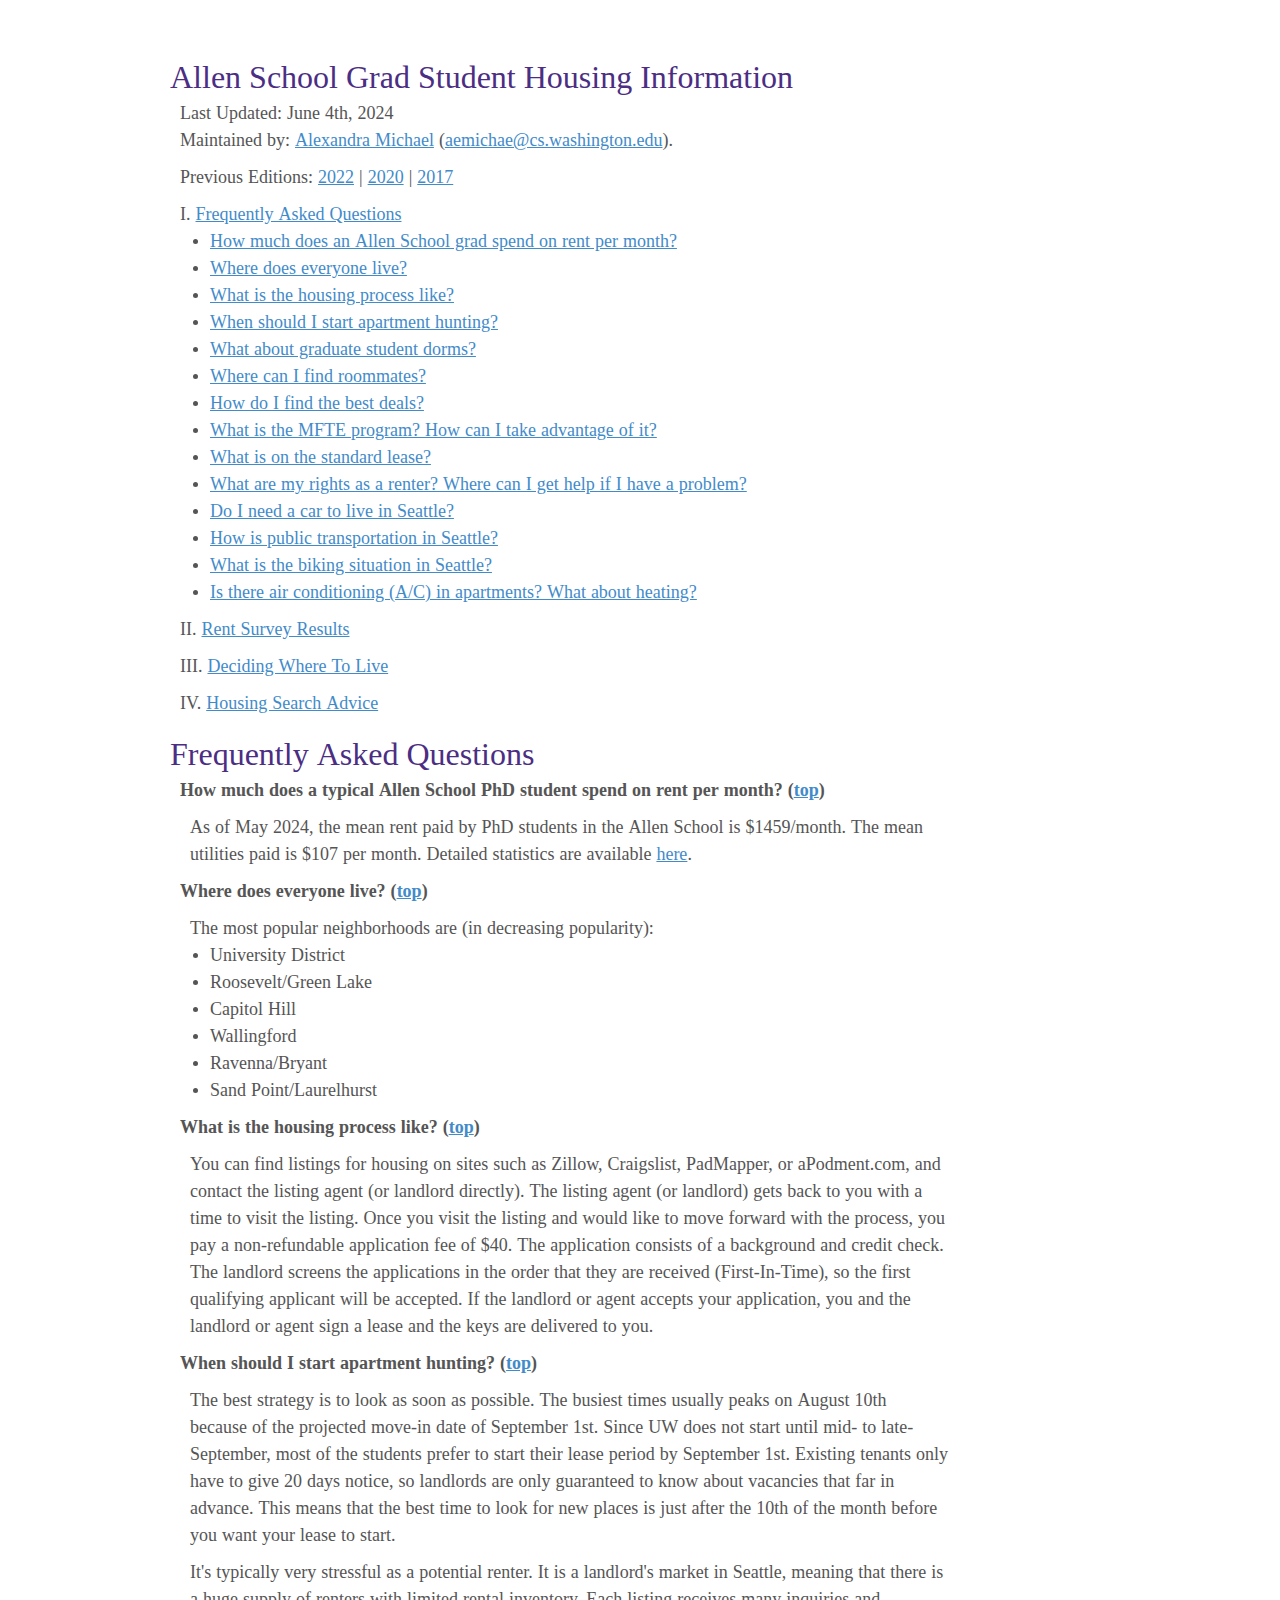
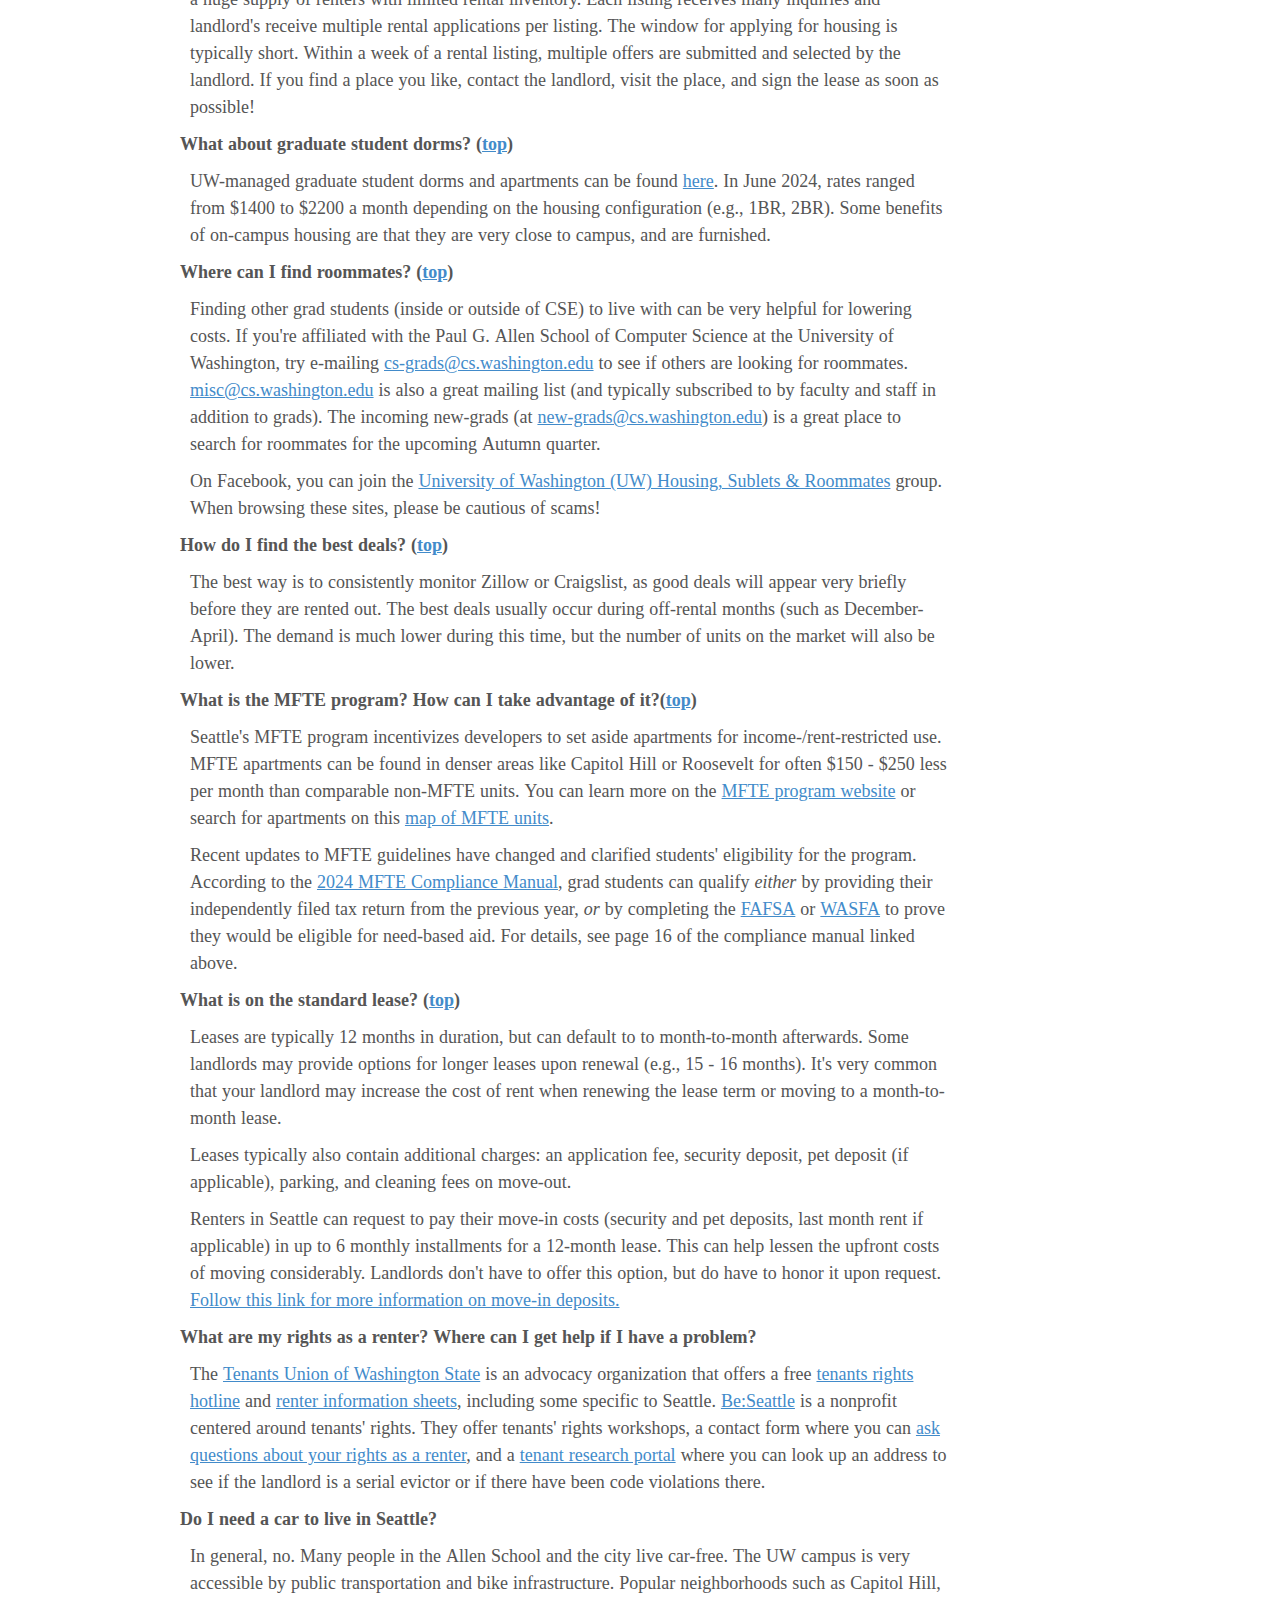
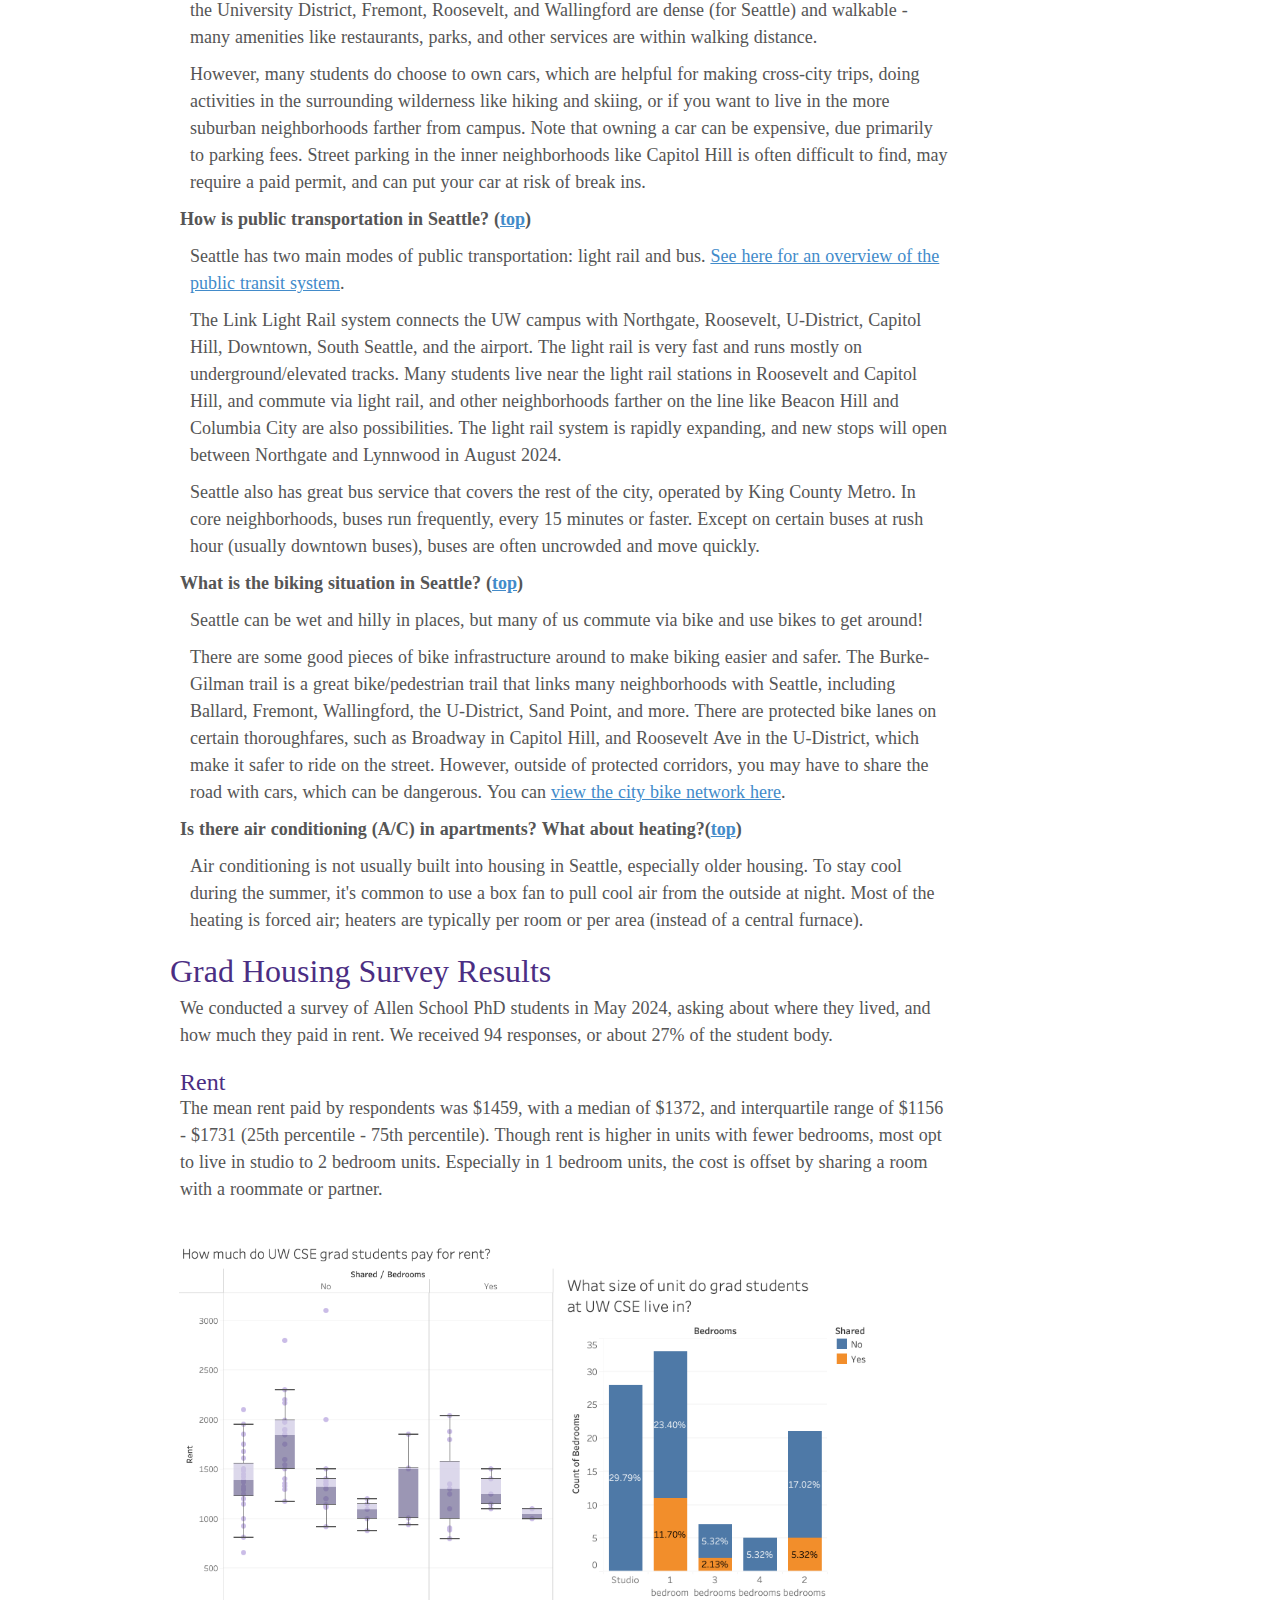
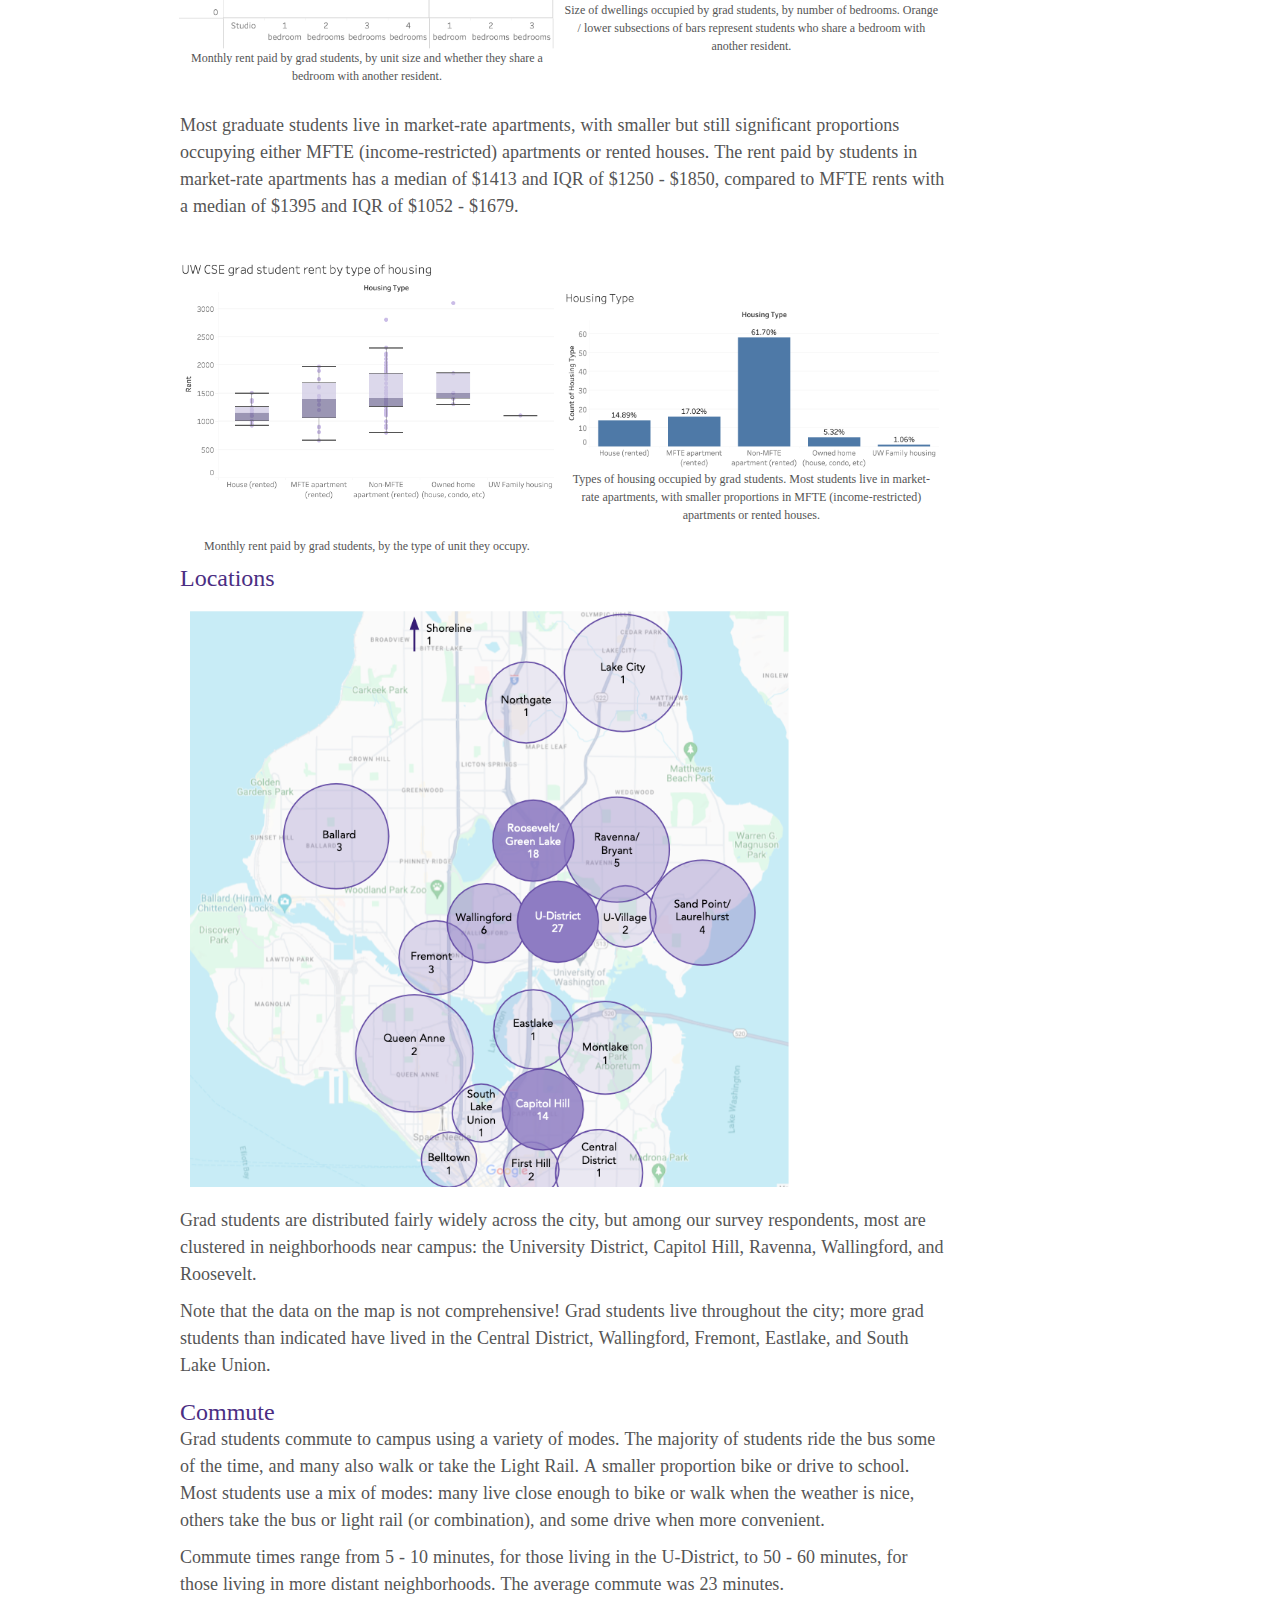
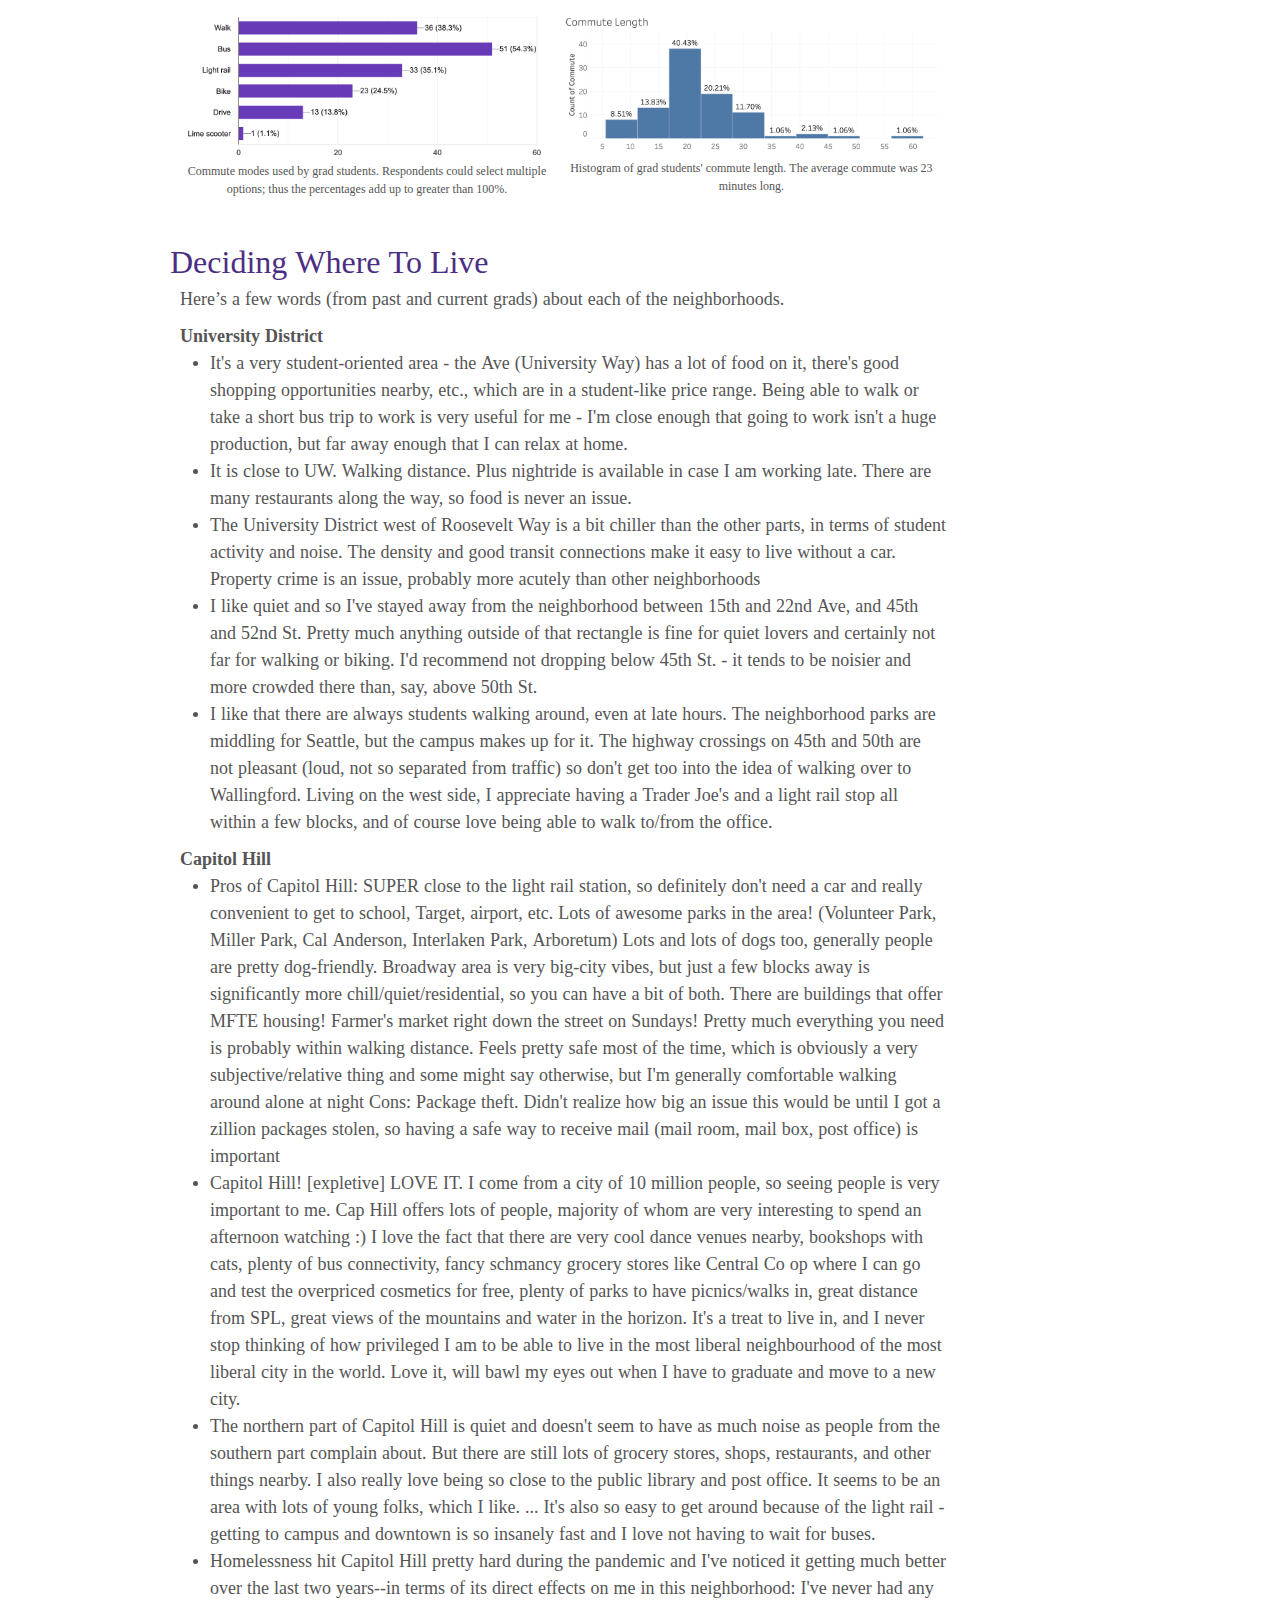
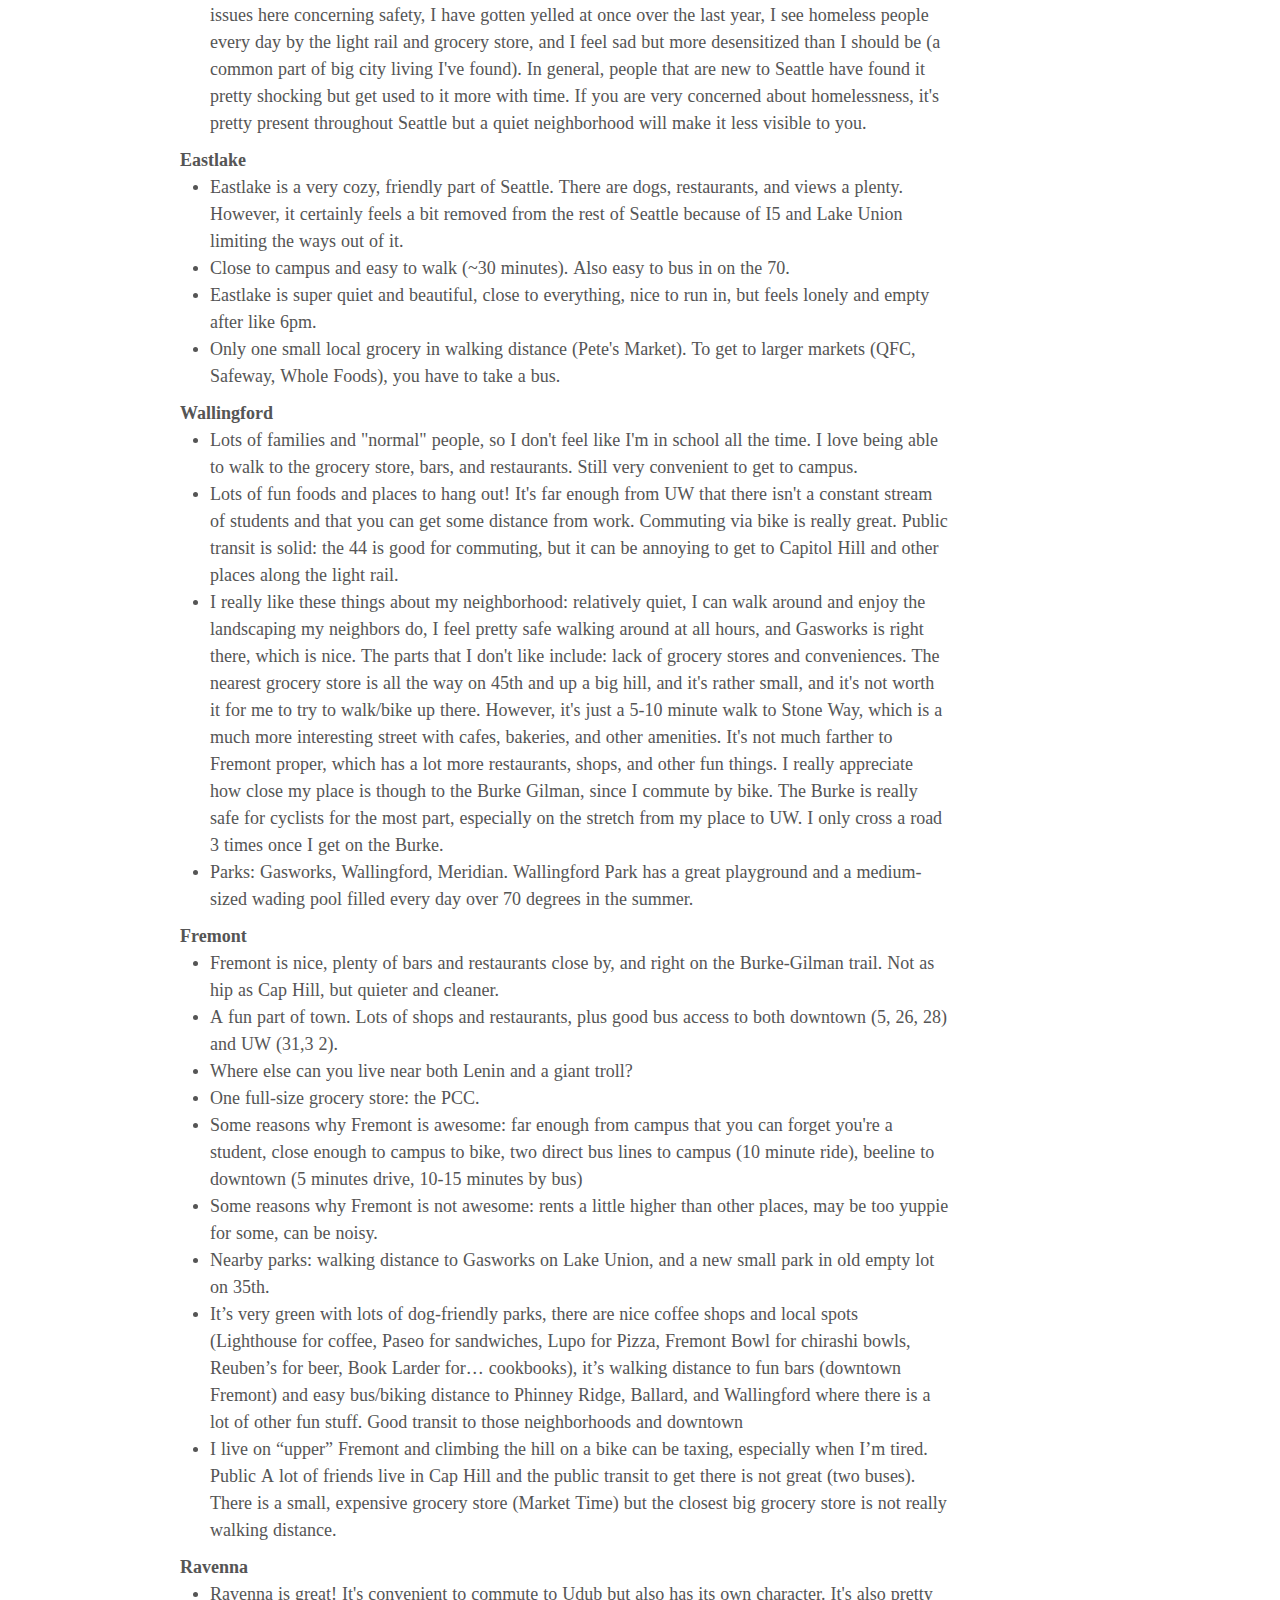
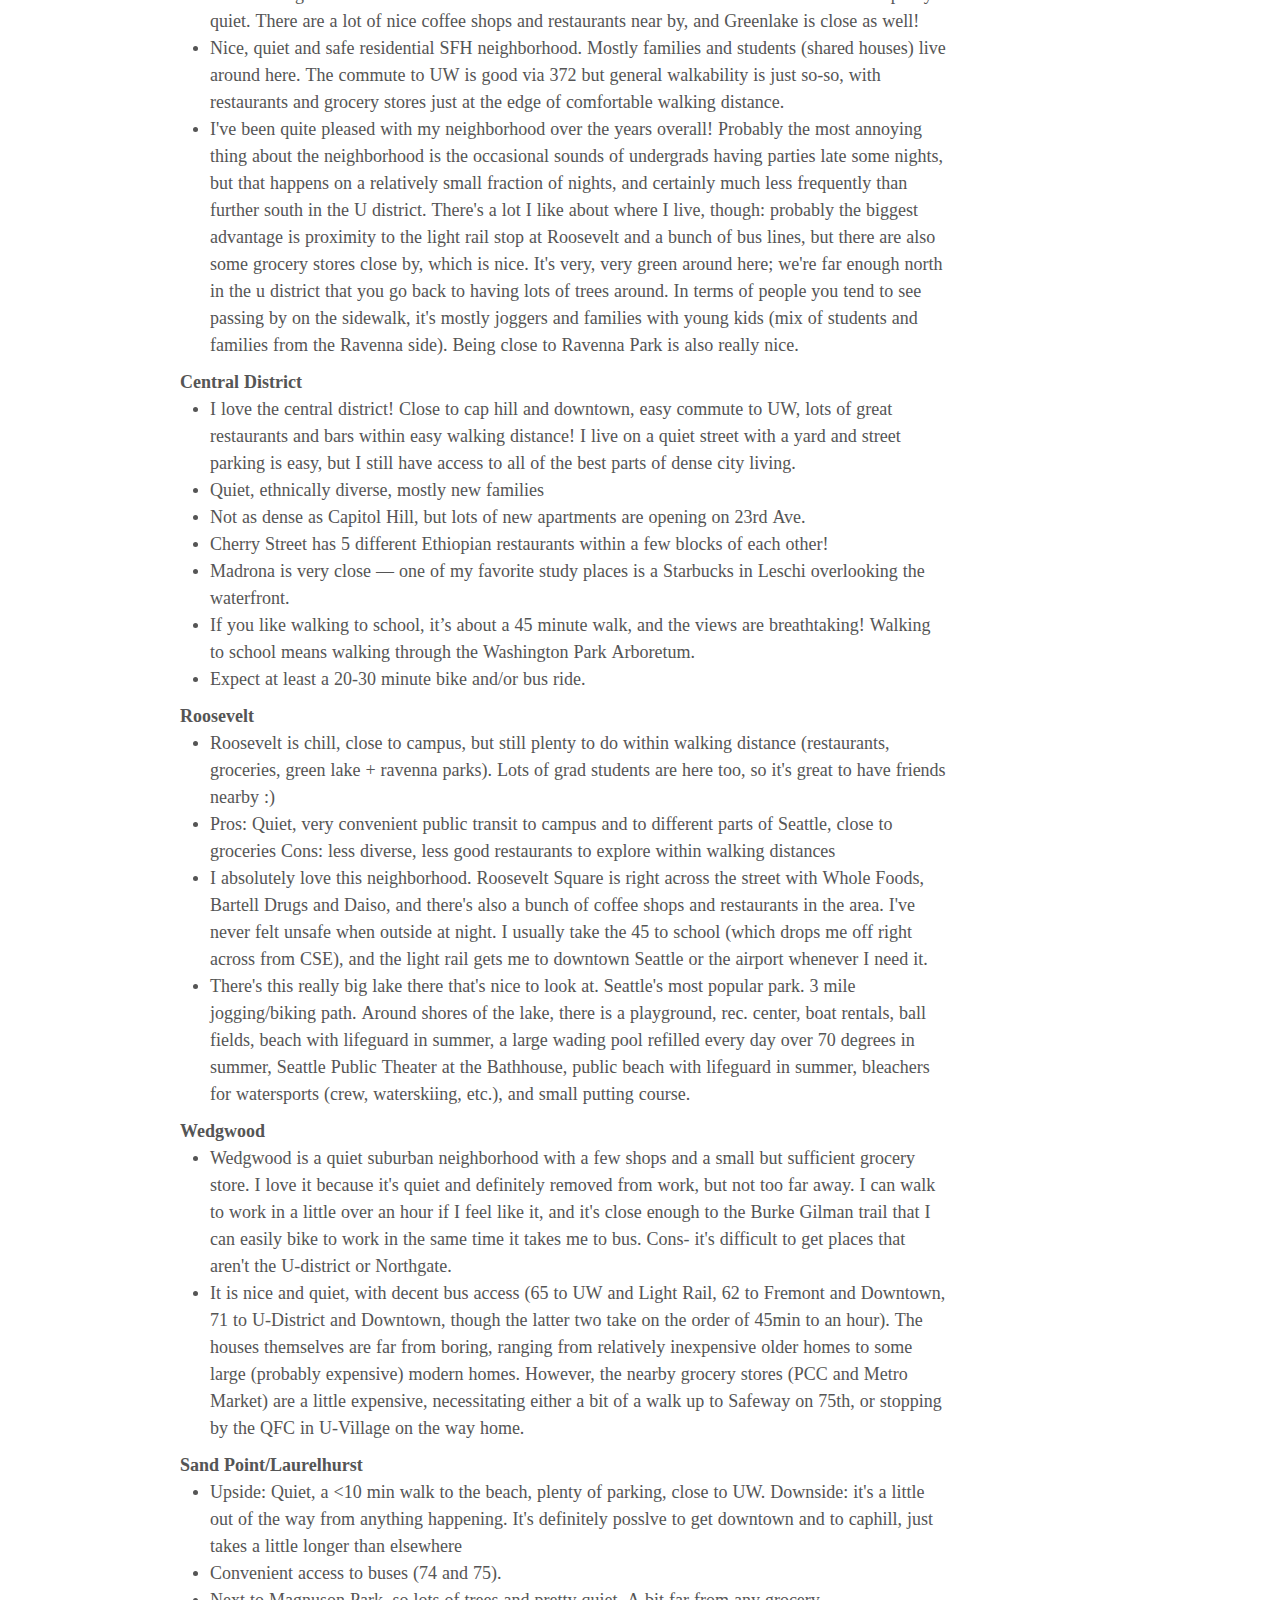
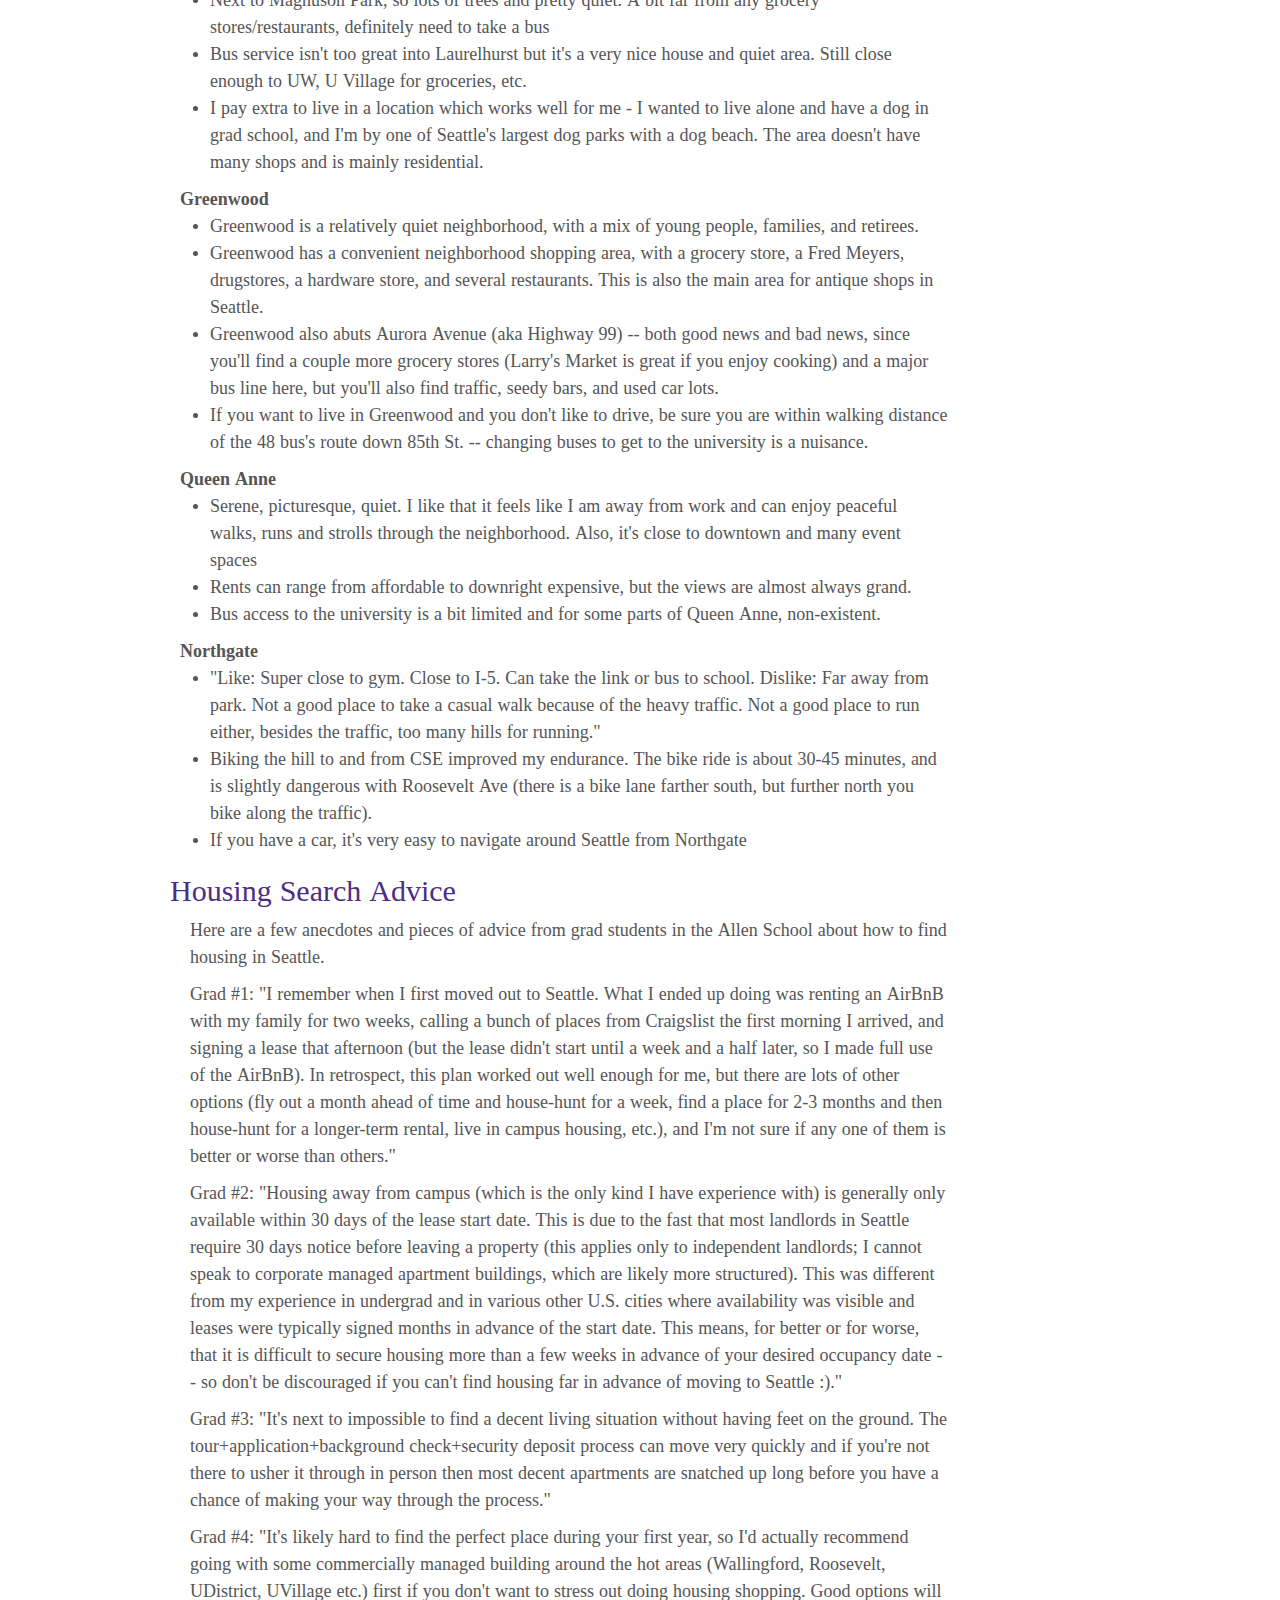
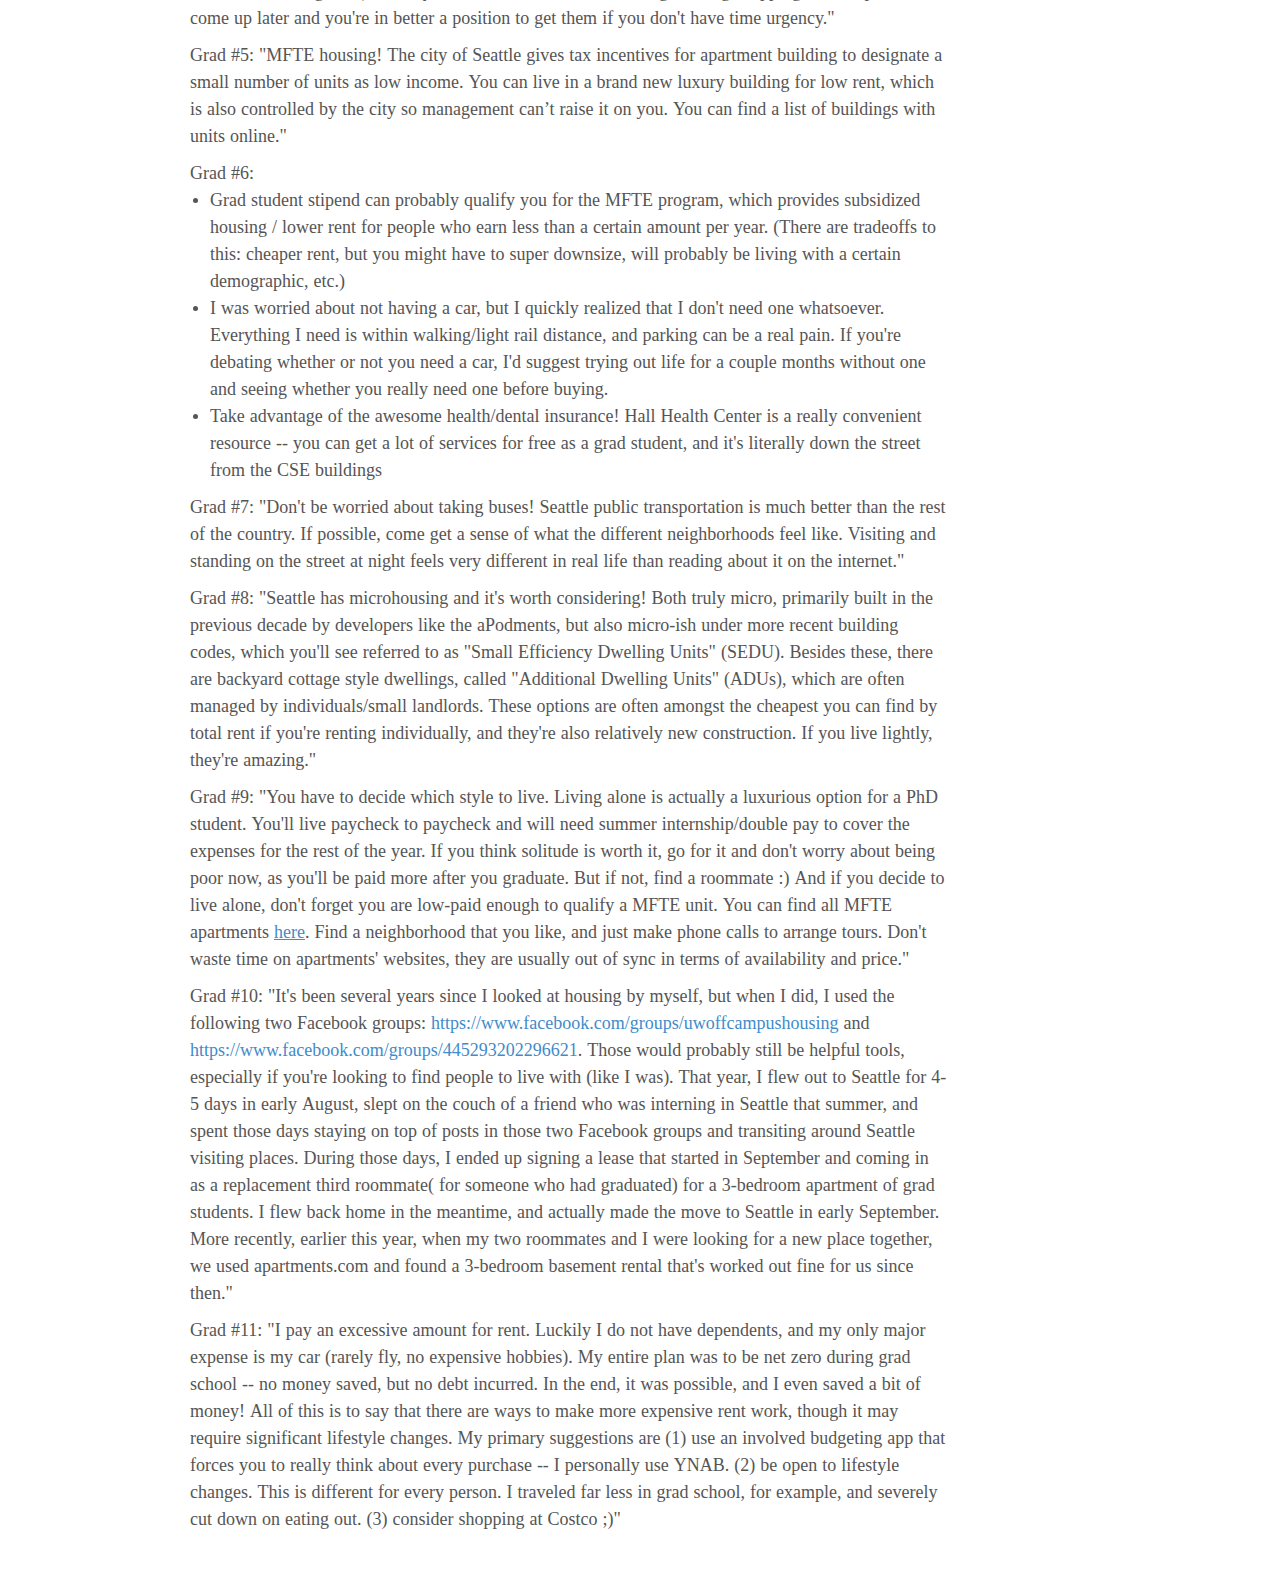
<file: index.html>
<!DOCTYPE html>
<html lang="en">
<head>
  <meta charset="utf-8">
  <meta http-equiv="X-UA-Compatible" content="IE=edge">
  <meta name="viewport" content="width=device-width, initial-scale=1">
  <meta name="description" content="">
  <meta name="author" content="">
  <link rel="shortcut icon" href="./assets/ico/favicon.ico">

  <title>UW CSE Housing Info</title>

  <!-- Bootstrap core CSS -->
  <link href="./css/bootstrap.min.css" rel="stylesheet">

  <!-- Custom styles for this template -->
  <link href="./css/blog.css" rel="stylesheet">
  <link href="./css/housing-2022.css" rel="stylesheet">

  <!-- Font Awesome -->
  <link rel="stylesheet" href="./font-awesome/css/font-awesome.min.css">
</head>

<body>
  <div class="container">
    <div class="blog-header">
    </div>

    <div class="row">
      <div class="col-md-10 blog-main">


        <div class="blog-post">
          <h2 class="blog-post-title">Allen School Grad Student Housing Information</h2>

          <p class="text">Last Updated: June 4th, 2024<br />
            Maintained by: <a href="https://aemichael.github.io">Alexandra Michael</a>
            (<a href="mailto:aemichae@cs.washington.edu">aemichae@cs.washington.edu</a>).
          </p>
          <p class="text">
            Previous Editions: <a href="2022.html">2022</a> | <a href="2020.html">2020</a> | <a href="2017.html">2017</a>
          </p>

            <!-- <p class="text">This page is publicly available on <a href="https://github.com/aemichael/cse-housing">Github</a>. Contributions welcome.</p> -->
            <p class="text" id="top">I. <a href="#faq">Frequently Asked Questions</a>
              <ul>
                <li><a href="#q_1">How much does an Allen School grad spend on rent per month?</a></li>
                <li><a href="#q_2">Where does everyone live?</a></li>
                <li><a href="#q_3">What is the housing process like?</a></li>
                <li><a href="#q_4">When should I start apartment hunting?</a></li>
                <li><a href="#q_5">What about graduate student dorms?</a></li>
                <li><a href="#q_6">Where can I find roommates?</a></li>
                <li><a href="#q_7">How do I find the best deals?</a></li>
                <li><a href="#q_8">What is the MFTE program? How can I take advantage of it?</a></li>
                <li><a href="#q_9">What is on the standard lease?</a></li>
                <li><a href="#q_10">What are my rights as a renter? Where can I get help if I have a problem?</a></li>
                <li><a href="#q_11">Do I need a car to live in Seattle?</a></li>
                <li><a href="#q_12">How is public transportation in Seattle?</a></li>
                <li><a href="#q_13">What is the biking situation in Seattle?</a></li>
                <li><a href="#q_14">Is there air conditioning (A/C) in apartments? What about heating?</a></li>
              </ul>
            </p>

            <p class="text">II. <a href="#rent_survey_results">Rent Survey Results</a></p>

            <p class="text">III. <a href="#deciding_where_to_live">Deciding Where To Live</a></p>
            <p class="text">IV. <a href="#advice">Housing Search Advice</a></p>

            <h2 class="blog-post-title" id="faq">Frequently Asked Questions</h2>


            <p class="faq_question" id="q_1">
              How much does a typical Allen School PhD student spend on rent per month? (<a href="#top">top</a>)
            </p>
            <p class="faq_answer">
              As of May 2024, the mean rent paid by PhD students in the Allen
              School is $1459/month. The mean utilities paid is $107 per month.
              Detailed statistics are available
              <a href="#rent_survey_results">here</a>.
            </p>

            <p class="faq_question" id="q_2">Where does everyone live? (<a href="#top">top</a>) </p>

            <p class="faq_answer">The most popular neighborhoods are (in decreasing popularity):

              <ul>
                <li>University District</li>
                <li>Roosevelt/Green Lake</li>
                <li>Capitol Hill</li>
                <li>Wallingford</li>
                <li>Ravenna/Bryant</li>
                <li>Sand Point/Laurelhurst</li>
              </ul>

              <p class="faq_question" id="q_3">What is the housing process like? (<a href="#top">top</a>) </p>
              <p class="faq_answer">
                You can find listings for housing on sites such as Zillow,
                Craigslist, PadMapper, or aPodment.com, and contact the listing
                agent (or landlord directly). The listing agent (or landlord)
                gets back to you with a time to visit the listing.
                Once you visit the listing and would like to move forward with
                the process, you pay a non-refundable application fee of $40.
                The application consists of a background and credit check.
                The landlord screens the applications in the order that they
                are received (First-In-Time), so the first qualifying applicant
                will be accepted.
                If the landlord or agent accepts your application,
                you and the landlord or agent sign a lease and the keys are
                delivered to you.
              </p>

              <p class="faq_question" id="q_4">
                When should I start apartment hunting? (<a href="#top">top</a>)
              </p>
              <p class="faq_answer">
                The best strategy is to look as soon as possible. The busiest
                times usually peaks on August 10th because of the projected
                move-in date of September 1st. Since UW does not start until
                mid- to late- September, most of the students prefer to start
                their lease period by September 1st. Existing tenants only have
                to give 20 days notice, so landlords are only guaranteed to know
                about vacancies that far in advance. This means that the best
                time to look for new places is just after the 10th of the month
                before you want your lease to start.
              </p>
              <p class="faq_answer">
                It's typically very stressful as a potential renter. It is a
                landlord's market in Seattle, meaning that there is a huge
                supply of renters with limited rental inventory. Each listing
                receives many inquiries and landlord's receive multiple rental
                applications per listing. The window for applying for housing is
                typically short. Within a week of a rental listing, multiple
                offers are submitted and selected by the landlord. If you find
                a place you like, contact the landlord, visit the place, and
                sign the lease as soon as possible!
              </p>

              <p class="faq_question" id="q_5">What about graduate student dorms? (<a href="#top">top</a>)  </p>
              <p class="faq_answer">
                UW-managed graduate student dorms and apartments can be found
                <a href="https://hfs.uw.edu/Live/Graduate-Student-Apartments">here</a>.
                In June 2024, rates ranged from $1400 to $2200 a month depending
                on the housing configuration (e.g., 1BR, 2BR). Some benefits
                of on-campus housing are that they are very close to campus,
                and are furnished.
              </p>

              <p class="faq_question" id="q_6">
                Where can I find roommates? (<a href="#top">top</a>) </p>
              <p class="faq_answer">
                Finding other grad students (inside or outside of CSE) to live
                with can be very helpful for lowering costs.
                If you're affiliated with the Paul G. Allen School of Computer
                Science at the University of Washington, try e-mailing
                <a href="mailto:cs-grads@cs.washington.edu ">cs-grads@cs.washington.edu</a>
                to see if others are looking for roommates.
                <a href="mailto:misc@cs.washington.edu ">misc@cs.washington.edu</a>
                is also a great mailing list (and typically subscribed to by
                faculty and staff in addition to grads). The incoming new-grads
                (at <a href="mailto:new-grads@cs.washington.edu">new-grads@cs.washington.edu</a>)
                is a great place to search for roommates for the upcoming Autumn quarter.
              </p>
              <p class="faq_answer">
                On Facebook, you can join the
                <a href="https://www.facebook.com/groups/445293202296621/">
                University of Washington (UW) Housing, Sublets & Roommates</a>
                group.
                When browsing these sites, please be cautious of scams!
              </p>

              <p class="faq_question" id="q_7">
                How do I find the best deals? (<a href="#top">top</a>) </p>
              <p class="faq_answer">
                The best way is to consistently monitor Zillow or Craigslist,
                as good deals will appear very briefly before they are rented out.
                The best deals usually occur during off-rental months
                (such as December-April). The demand is much lower during this
                time, but the number of units on the market will also be lower.
              </p>

              <p class="faq_question" id="q_8">
                What is the MFTE program? How can I take advantage of it?(<a href="#top">top</a>) </p>
              <p class="faq_answer">
                Seattle's MFTE program incentivizes developers to set aside apartments
                for income-/rent-restricted use. MFTE apartments can be found in denser
                areas like Capitol Hill or Roosevelt for often $150 - $250
                less per month than comparable non-MFTE units. You can learn more on the
                <a href="https://www.seattle.gov/housing/housing-developers/multifamily-tax-exemption">
                  MFTE program website</a>
                or search for apartments on this
                <a href="https://mfte-seattle.com/all-buildings">map of MFTE units</a>.
              </p>
              <p class="faq_answer">
                Recent updates to MFTE guidelines have changed and clarified students'
                eligibility for the program. According to the
                <a href="https://www.seattle.gov/documents/Departments/Housing/PropertyManagers/MFTECompliance/MFTE-Compliance-Manual.pdf">
                  2024 MFTE Compliance Manual</a>,
                grad students can qualify <em>either</em> by providing their independently filed
                tax return from the previous year, <em>or</em> by completing the
                <a href="https://www.usa.gov/fafsa">FAFSA</a> or <a href="https://wsac.wa.gov/wasfa">WASFA</a>
                to prove they would be eligible for need-based aid.
                For details, see page 16 of the compliance manual linked above.

              <p class="faq_question" id="q_9">What is on the standard lease? (<a href="#top">top</a>) </p>
              <p class="faq_answer">
                Leases are typically 12 months in duration, but can default to
                to month-to-month afterwards. Some landlords may provide options for
                longer leases upon renewal (e.g., 15 - 16 months).
                It's very common that your landlord may increase the cost of rent
                when renewing the lease term or moving to a month-to-month lease.
              </p>
              <p class="faq_answer">
                Leases typically also contain additional charges: an application
                fee, security deposit, pet deposit (if applicable), parking,
                and cleaning fees on move-out.
              </p>
              <p class="faq_answer">
                Renters in Seattle can request to pay their move-in costs
                (security and pet deposits, last month rent if applicable) in up
                to 6 monthly installments for a 12-month lease. This can help
                lessen the upfront costs of moving considerably. Landlords
                don't have to offer this option, but do have to honor it upon request.
                <a href="https://tenantsunion.org/rights/deposit-questions">
                  Follow this link for more information on move-in deposits.
                </a>
              </p>

              <p class="faq_question" id="q_10">What are my rights as a renter? Where can I get help if I have a problem?</p>
              <p class="faq_answer">
                The <a href="https://tenantsunion.org/">Tenants Union of Washington State</a> 
                is an advocacy organization that offers a free 
                <a href="https://tenantsunion.org/counseling">tenants rights hotline</a> and 
                <a href="https://tenantsunion.org/rights">renter information sheets</a>, 
                including some specific to Seattle. 
                <a href="http://tenantrights206.com/">Be:Seattle</a> is a nonprofit
                centered around tenants' rights. They offer tenants' rights workshops, a 
                contact form where you can <a href="http://tenantrights206.com/contact/"> 
                ask questions about your rights as a renter</a>, and a 
                <a href="http://tenantrights206.com/tenant-research-portal/">tenant research portal</a> 
                where you can look up an address to see if the landlord is a serial 
                evictor or if there have been code violations there.
              </p>

              <p class="faq_question" id="q_11">Do I need a car to live in Seattle?</p>
              <p class="faq_answer">
                In general, no. Many people in the Allen School and the city live
                car-free. The UW campus is very accessible by public
                transportation and bike infrastructure. Popular neighborhoods
                such as Capitol Hill, the University District, Fremont, Roosevelt,
                and Wallingford are dense (for Seattle) and walkable - many
                amenities like restaurants, parks, and other services are within
                walking distance.
              </p>
              <p class="faq_answer">
                However, many students do choose to own cars, which are helpful
                for making cross-city trips, doing activities in the surrounding
                wilderness like hiking and skiing, or if you want to live in the
                more suburban neighborhoods farther from campus. Note
                that owning a car can be expensive, due primarily to parking fees.
                Street parking in the inner neighborhoods like Capitol Hill
                is often difficult to find, may require a paid permit, and can put
                your car at risk of break ins.
              </p>

              <p class="faq_question" id="q_12">
                How is public transportation in Seattle? (<a href="#top">top</a>)
              </p>
              <p class="faq_answer">
                Seattle has two main modes of public transportation: light rail
                and bus.
                <a href="https://kingcounty.maps.arcgis.com/apps/webappviewer/index.html?id=3e239c9048604de8a1c73b72679bc82e">
                  See here for an overview of the public transit system</a>.
              </p>
              <p class="faq_answer">
                The Link Light Rail system connects the UW campus with Northgate,
                Roosevelt, U-District, Capitol
                Hill, Downtown, South Seattle, and the airport.
                The light rail is very fast and runs mostly on underground/elevated
                tracks. Many students live near the light rail stations in
                Roosevelt and Capitol Hill, and commute via light
                rail, and other neighborhoods farther on the line like Beacon
                Hill and Columbia
                City are also possibilities. The light rail system is rapidly expanding,
                and new stops will open between Northgate and Lynnwood in August 2024.
              </p>
              <p class="faq_answer">
                Seattle also has great bus service that covers the rest of the city,
                operated by King County Metro. In core neighborhoods, buses run
                frequently, every 15 minutes or faster. Except on certain buses
                at rush hour (usually downtown buses), buses are often uncrowded
                and move quickly.
              </p>

              <p class="faq_question" id="q_13">What is the biking situation in Seattle? (<a href="#top">top</a>) </p>
              <p class="faq_answer">
                Seattle can be wet and hilly in places, but many of us commute
                via bike and use bikes to get around!
              </p>
              <p class="faq_answer">
                There are some good pieces of bike infrastructure around to make
                biking easier and safer. The Burke-Gilman
                trail is a great bike/pedestrian trail that links many
                neighborhoods with Seattle, including Ballard, Fremont, Wallingford,
                the U-District, Sand Point, and more. There are
                protected bike lanes on certain thoroughfares, such as Broadway
                in Capitol Hill, and Roosevelt Ave in the U-District, which make it
                safer to ride on the street. However, outside of protected
                corridors, you may have to share the road with cars, which can
                be dangerous. You can 
                <a href="http://seattlecitygis.maps.arcgis.com/apps/webappviewer/index.html?id=a24b25c3142c49e194190d6a888d97e3">
                  view the city bike network here</a>.
              </p>


              <p class="faq_question" id="q_14">Is there air conditioning (A/C) in apartments? What about heating?(<a href="#top">top</a>)</p>
              <p class="faq_answer">
                Air conditioning is not usually built into housing in Seattle,
                especially older housing. To stay cool during the summer, it's
                common to use a box fan to pull cool air from the outside at
                night. Most of the heating is forced air; heaters are typically
                per room or per area (instead of a central furnace).
              </p>

              <h2 class="blog-post-title" id="rent_survey_results">Grad Housing Survey Results</h2>

              <p class="text">
                We conducted a survey of Allen School PhD students in May
                2024, asking about where they lived, and how much they paid
                in rent. We received 94 responses, or about 27% of the student
                body.
              </p>

              <h3>Rent</h3>
              <p class="text">
                The mean rent paid by respondents was $1459, with a median of
                $1372, and interquartile range of $1156 - $1731
                (25th percentile - 75th percentile).
                Though rent is higher in units with fewer bedrooms, most opt to
                live in studio to 2 bedroom units. Especially in 1 bedroom units,
                the cost is offset by sharing a room with a roommate or partner.
              </p>
              <br />

              <div id="figures">
                <figure>
                  <center>
                    <a href="images/2024-rent.png" target="_blank">
                      <img src="images/2024-rent.png">
                    </a>
                  </center>
                  <figcaption>
                    <center>
                      Monthly rent paid by grad students,
                      by unit size and whether they share a bedroom with
                      another resident.
                    </center>
                  </figcaption>
                </figure>

                <figure>
                  <center>
                    <a href="images/2024-rooms.png" target="_blank">
                      <img src="images/2024-rooms.png">
                    </a>
                  </center>
                  <figcaption>
                    <center>
                      Size of dwellings occupied by grad students, by number
                      of bedrooms. Orange / lower
                      subsections of bars represent students who share a bedroom
                      with another resident.
                    </center>
                  </figcaption>
                </figure>
              </div>

              <br />
              <p class="text">
                Most graduate students live in market-rate apartments, with smaller
                but still significant proportions occupying either MFTE
                (income-restricted) apartments or rented houses. The rent paid by
                students in market-rate apartments has a median of $1413 and
                IQR of $1250 - $1850, compared to MFTE rents with a median of $1395
                and IQR of $1052 - $1679.
              </p>
              <br />

              <div id="figures">
                <figure>
                  <center>
                    <a href="images/2024-rent-by-housing-type.png" target="_blank">
                      <img src="images/2024-rent-by-housing-type.png">
                    </a>
                  </center>
                  <figcaption>
                    <center>
                      Monthly rent paid by grad students,
                      by the type of unit they occupy.
                    </center>
                  </figcaption>
                </figure>

                <figure>
                  <center>
                    <a href="images/2024-housing-type.png" target="_blank">
                      <img src="images/2024-housing-type.png">
                    </a>
                  </center>
                  <figcaption>
                    <center>
                      Types of housing occupied by grad students. Most students
                      live in market-rate apartments, with smaller proportions in
                      MFTE (income-restricted) apartments or rented houses.
                    </center>
                  </figcaption>
                </figure>
              </div>


              <h3>Locations</h3>
              <a href="images/2024-neighborhoods.png" target="_blank">
                <img src="images/2024-neighborhoods.png" id="neighborhoods">
              </a>
              <p class="text">
                Grad students are distributed fairly widely across the city,
                but among our survey respondents, most are clustered in neighborhoods
                near campus: the University District, Capitol Hill,
                Ravenna, Wallingford, and Roosevelt.
              </p>
              <p class="text">
                Note that the data on the map is not comprehensive!
                Grad students live throughout the city; more grad students
                than indicated have lived in the Central District, Wallingford,
                Fremont, Eastlake, and South Lake Union.
              </p>

              <h3>Commute</h3>
              <p class="text">
                Grad students commute to campus using a variety of modes. The
                majority of students ride the bus some of the time, and many
                also walk or take the Light Rail. A smaller proportion bike or
                drive to school. Most students use a mix of modes: many live
                close enough to bike or walk when the weather is nice, others
                take the bus or light rail (or combination), and some drive when
                more convenient.
              </p>
              <p class="text">
                Commute times range from 5 - 10 minutes, for those living in the
                U-District, to 50 - 60 minutes, for those living in more distant
                neighborhoods. The average commute was 23 minutes.
              </p>

              <div id="figures">
                <figure>
                  <center>
                    <a href="images/2024-commute-mode.png" target="_blank">
                     <img src="images/2024-commute-mode.png" id="commute-modes">
                    </a>
                  </center>
                  <figcaption>
                    <center>
                      Commute modes used by grad students. Respondents could
                      select multiple options; thus the percentages add up to
                      greater than 100%.
                    </center>
                  </figcaption>
                </figure>

                <figure>
                  <center>
                    <a href="images/2024-commute-length.png" target="_blank">
                      <img src="images/2024-commute-length.png" id="commute-length">
                    </a>
                  </center>
                  <figcaption>
                    <center>
                      Histogram of grad students' commute length. The average
                      commute was 23 minutes long.
                    </center>
                  </figcaption>
                </figure>
              </div>

              <br />

              <h2 class="blog-post-title" id="deciding_where_to_live">Deciding Where To Live</h2>

              <p class="text">Here’s a few words (from past and current grads) about each of the neighborhoods.</p>

              <p class="text"><b>University District</b></p>
              <ul>
                <li>It's a very student-oriented area - the Ave (University Way) has a lot of food on it, there's good shopping opportunities nearby, etc., which are in a student-like price range. Being able to walk or take a short bus trip to work is very useful for me - I'm close enough that going to work isn't a huge production, but far away enough that I can relax at home.</li>
                <li>It is close to UW. Walking distance. Plus nightride is available in case I am working late. There are many restaurants along the way, so food is never an issue. </li>
                <li>The University District west of Roosevelt Way is a bit chiller than the other parts, in terms of student activity and noise. The density and good transit connections make it easy to live without a car. Property crime is an issue, probably more acutely than other neighborhoods</li>
                <li>I like quiet and so I've stayed away from the neighborhood between 15th and 22nd Ave, and 45th and 52nd St. Pretty much anything outside of that rectangle is fine for quiet lovers and certainly not far for walking or biking. I'd recommend not dropping below 45th St. - it tends to be noisier and more crowded there than, say, above 50th St.</li>
                <li>I like that there are always students walking around, even at late hours. The neighborhood parks are middling for Seattle, but the campus makes up for it. The highway crossings on 45th and 50th are not pleasant (loud, not so separated from traffic) so don't get too into the idea of walking over to Wallingford. Living on the west side, I appreciate having a Trader Joe's and a light rail stop all within a few blocks, and of course love being able to walk to/from the office.</li>
              </ul>

              <p class="text"><b>Capitol Hill</b></p>
              <ul>
                <li>Pros of Capitol Hill: SUPER close to the light rail station, so definitely don't need a car and really convenient to get to school, Target, airport, etc. Lots of awesome parks in the area! (Volunteer Park, Miller Park, Cal Anderson, Interlaken Park, Arboretum) Lots and lots of dogs too, generally people are pretty dog-friendly. Broadway area is very big-city vibes, but just a few blocks away is significantly more chill/quiet/residential, so you can have a bit of both. There are buildings that offer MFTE housing! Farmer's market right down the street on Sundays! Pretty much everything you need is probably within walking distance. Feels pretty safe most of the time, which is obviously a very subjective/relative thing and some might say otherwise, but I'm generally comfortable walking around alone at night Cons: Package theft. Didn't realize how big an issue this would be until I got a zillion packages stolen, so having a safe way to receive mail (mail room, mail box, post office) is important</li>
                <li>Capitol Hill! [expletive] LOVE IT. I come from a city of 10 million people, so seeing people is very important to me. Cap Hill offers lots of people, majority of whom are very interesting to spend an afternoon watching :) I love the fact that there are very cool dance venues nearby, bookshops with cats, plenty of bus connectivity, fancy schmancy grocery stores like Central Co op where I can go and test the overpriced cosmetics for free, plenty of parks to have picnics/walks in, great distance from SPL, great views of the mountains and water in the horizon. It's a treat to live in, and I never stop thinking of how privileged I am to be able to live in the most liberal neighbourhood of the most liberal city in the world. Love it, will bawl my eyes out when I have to graduate and move to a new city.</li>
                <li>The northern part of Capitol Hill is quiet and doesn't seem to have as much noise as people from the southern part complain about. But there are still lots of grocery stores, shops, restaurants, and other things nearby. I also really love being so close to the public library and post office. It seems to be an area with lots of young folks, which I like. ... It's also so easy to get around because of the light rail - getting to campus and downtown is so insanely fast and I love not having to wait for buses.</li>
                <li>Homelessness hit Capitol Hill pretty hard during the pandemic and I've noticed it getting much better over the last two years--in terms of its direct effects on me in this neighborhood: I've never had any issues here concerning safety, I have gotten yelled at once over the last year, I see homeless people every day by the light rail and grocery store, and I feel sad but more desensitized than I should be (a common part of big city living I've found). In general, people that are new to Seattle have found it pretty shocking but get used to it more with time. If you are very concerned about homelessness, it's pretty present throughout Seattle but a quiet neighborhood will make it less visible to you.</li>
              </ul>

              <p class="text"><b>Eastlake</b></p>
              <ul>
                <li>Eastlake is a very cozy, friendly part of Seattle. There are dogs, restaurants, and views a plenty. However, it certainly feels a bit removed from the rest of Seattle because of I5 and Lake Union limiting the ways out of it.</li>
                <li>Close to campus and easy to walk (~30 minutes). Also easy to bus in on the 70.</li>
                <li>Eastlake is super quiet and beautiful, close to everything, nice to run in, but feels lonely and empty after like 6pm.</li>
                <li>Only one small local grocery in walking distance (Pete's Market). To get to larger markets (QFC, Safeway, Whole Foods), you have to take a bus.</li>
              </ul>

              <p class="text"><b>Wallingford</b></p>
              <ul>
                <li>Lots of families and "normal" people, so I don't feel like I'm in school all the time. I love being able to walk to the grocery store, bars, and restaurants. Still very convenient to get to campus.</li>
                <li>Lots of fun foods and places to hang out! It's far enough from UW that there isn't a constant stream of students and that you can get some distance from work. Commuting via bike is really great. Public transit is solid: the 44 is good for commuting, but it can be annoying to get to Capitol Hill and other places along the light rail.</li>
                <li>I really like these things about my neighborhood: relatively quiet, I can walk around and enjoy the landscaping my neighbors do, I feel pretty safe walking around at all hours, and Gasworks is right there, which is nice. The parts that I don't like include: lack of grocery stores and conveniences. The nearest grocery store is all the way on 45th and up a big hill, and it's rather small, and it's not worth it for me to try to walk/bike up there. However, it's just a 5-10 minute walk to Stone Way, which is a much more interesting street with cafes, bakeries, and other amenities. It's not much farther to Fremont proper, which has a lot more restaurants, shops, and other fun things. I really appreciate how close my place is though to the Burke Gilman, since I commute by bike. The Burke is really safe for cyclists for the most part, especially on the stretch from my place to UW. I only cross a road 3 times once I get on the Burke.</li>
                <li>Parks: Gasworks, Wallingford, Meridian. Wallingford Park has a great playground and a medium-sized wading pool filled every day over 70 degrees in the summer.</li>
              </ul>

              <p class="text"><b>Fremont</b></p>
              <ul>
                <li>Fremont is nice, plenty of bars and restaurants close by, and right on the Burke-Gilman trail. Not as hip as Cap Hill, but quieter and cleaner.</li>
                <li>A fun part of town. Lots of shops and restaurants, plus good bus access to both downtown (5, 26, 28) and UW (31,3 2).</li>
                <li>Where else can you live near both Lenin and a giant troll?</li>
                <li>One full-size grocery store: the PCC.</li>
                <li>Some reasons why Fremont is awesome: far enough from campus that you can forget you're a student, close enough to campus to bike, two direct bus lines to campus (10 minute ride), beeline to downtown (5 minutes drive, 10-15 minutes by bus)</li>
                <li>Some reasons why Fremont is not awesome: rents a little higher than other places, may be too yuppie for some, can be noisy.</li>
                <li>Nearby parks: walking distance to Gasworks on Lake Union, and a new small park in old empty lot on 35th.</li>
                <li>It’s very green with lots of dog-friendly parks, there are nice coffee shops and local spots (Lighthouse for coffee, Paseo for sandwiches, Lupo for Pizza, Fremont Bowl for chirashi bowls, Reuben’s for beer, Book Larder for… cookbooks), it’s walking distance to fun bars (downtown Fremont) and easy bus/biking distance to Phinney Ridge, Ballard, and Wallingford where there is a lot of other fun stuff. Good transit to those neighborhoods and downtown</li>
                <li>I live on “upper” Fremont and climbing the hill on a bike can be taxing, especially when I’m tired. Public A lot of friends live in Cap Hill and the public transit to get there is not great (two buses). There is a small, expensive grocery store (Market Time) but the closest big grocery store is not really walking distance.</li>
              </ul>
              <p class="text"><b>Ravenna</b></p>
              <ul>
                <li>Ravenna is great! It's convenient to commute to Udub but also has its own character. It's also pretty quiet. There are a lot of nice coffee shops and restaurants near by, and Greenlake is close as well!</li>
                <li>Nice, quiet and safe residential SFH neighborhood. Mostly families and students (shared houses) live around here. The commute to UW is good via 372 but general walkability is just so-so, with restaurants and grocery stores just at the edge of comfortable walking distance.</li>
                <li>I've been quite pleased with my neighborhood over the years overall! Probably the most annoying thing about the neighborhood is the occasional sounds of undergrads having parties late some nights, but that happens on a relatively small fraction of nights, and certainly much less frequently than further south in the U district. There's a lot I like about where I live, though: probably the biggest advantage is proximity to the light rail stop at Roosevelt and a bunch of bus lines, but there are also some grocery stores close by, which is nice. It's very, very green around here; we're far enough north in the u district that you go back to having lots of trees around. In terms of people you tend to see passing by on the sidewalk, it's mostly joggers and families with young kids (mix of students and families from the Ravenna side). Being close to Ravenna Park is also really nice.</li>
              </ul>

              <p class="text"><b>Central District</b></p>
              <ul>
                <li>I love the central district! Close to cap hill and downtown, easy commute to UW, lots of great restaurants and bars within easy walking distance! I live on a quiet street with a yard and street parking is easy, but I still have access to all of the best parts of dense city living.</li>
                <li>Quiet, ethnically diverse, mostly new families</li>
                <li>Not as dense as Capitol Hill, but lots of new apartments are opening on 23rd Ave.</li>
                <li>Cherry Street has 5 different Ethiopian restaurants within a few blocks of each other!</li>
                <li>Madrona is very close — one of my favorite study places is a Starbucks in Leschi overlooking the waterfront.</li>
                <li>If you like walking to school, it’s about a 45 minute walk, and the views are breathtaking! Walking to school means walking through the Washington Park Arboretum.</li>
                <li>Expect at least a 20-30 minute bike and/or bus ride.</li>
              </ul>
              <p class="text"><b>Roosevelt</b></p>
              <ul>
                <li>Roosevelt is chill, close to campus, but still plenty to do within walking distance (restaurants, groceries, green lake + ravenna parks). Lots of grad students are here too, so it's great to have friends nearby :)</li>
                <li>Pros: Quiet, very convenient public transit to campus and to different parts of Seattle, close to groceries
                  Cons: less diverse, less good restaurants to explore within walking distances</li>
                <li>I absolutely love this neighborhood. Roosevelt Square is right across the street with Whole Foods, Bartell Drugs and Daiso, and there's also a bunch of coffee shops and restaurants in the area. I've never felt unsafe when outside at night. I usually take the 45 to school (which drops me off right across from CSE), and the light rail gets me to downtown Seattle or the airport whenever I need it.</li>
                <li>There's this really big lake there that's nice to look at. Seattle's most popular park. 3 mile jogging/biking path. Around shores of the lake, there is a playground, rec. center, boat rentals, ball fields, beach with lifeguard in summer, a large wading pool refilled every day over 70 degrees in summer, Seattle Public Theater at the Bathhouse, public beach with lifeguard in summer, bleachers for watersports (crew, waterskiing, etc.), and small putting course.</li>
                </ul>
              <p class="text"><b>Wedgwood</b></p>
              <ul>
                <li>Wedgwood is a quiet suburban neighborhood with a few shops and a small but sufficient grocery store. I love it because it's quiet and definitely removed from work, but not too far away. I can walk to work in a little over an hour if I feel like it, and it's close enough to the Burke Gilman trail that I can easily bike to work in the same time it takes me to bus. Cons- it's difficult to get places that aren't the U-district or Northgate.</li>
                <li>It is nice and quiet, with decent bus access (65 to UW and Light Rail, 62 to Fremont and Downtown, 71 to U-District and Downtown, though the latter two take on the order of 45min to an hour). The houses themselves are far from boring, ranging from relatively inexpensive older homes to some large (probably expensive) modern homes.
                  However, the nearby grocery stores (PCC and Metro Market) are a little expensive, necessitating either a bit of a walk up to Safeway on 75th, or stopping by the QFC in U-Village on the way home.</li>
              </ul>

              <p class="text"><b>Sand Point/Laurelhurst</b></p>
              <ul>
                <li>Upside: Quiet, a &lt;10 min walk to the beach, plenty of parking, close to UW. Downside: it's a little out of the way from anything happening. It's definitely posslve to get downtown and to caphill, just takes a little longer than elsewhere</li>
                <li>Convenient access to buses (74 and 75).</li>
                <li>Next to Magnuson Park, so lots of trees and pretty quiet. A bit far from any grocery stores/restaurants, definitely need to take a bus </li>
                <li>Bus service isn't too great into Laurelhurst but it's a very nice house and quiet area. Still close enough to UW, U Village for groceries, etc.</li>
                <li>I pay extra to live in a location which works well for me - I wanted to live alone and have a dog in grad school, and I'm by one of Seattle's largest dog parks with a dog beach.  The area doesn't have many shops and is mainly residential.  </li>
              </ul>
              <p class="text"><b>Greenwood</b></p>
              <ul>
                <li>Greenwood is a relatively quiet neighborhood, with a mix of young people, families, and retirees.</li>
                <li>Greenwood has a convenient neighborhood shopping area, with a grocery store, a Fred Meyers, drugstores, a hardware store, and several restaurants. This is also the main area for antique shops in Seattle.</li>
                <li>Greenwood also abuts Aurora Avenue (aka Highway 99) -- both good news and bad news, since you'll find a couple more grocery stores (Larry's Market is great if you enjoy cooking) and a major bus line here, but you'll also find traffic, seedy bars, and used car lots.</li>
                <li>If you want to live in Greenwood and you don't like to drive, be sure you are within walking distance of the 48 bus's route down 85th St. -- changing buses to get to the university is a nuisance.</li>
              </ul>
              <p class="text"><b>Queen Anne</b></p>
              <ul>
                <li>Serene, picturesque, quiet. I like that it feels like I am away from work and can enjoy peaceful walks, runs and strolls through the neighborhood. Also, it's close to downtown and many event spaces</li>
                <li>Rents can range from affordable to downright expensive, but the views are almost always grand.</li>
                <li>Bus access to the university is a bit limited and for some parts of Queen Anne, non-existent.</li>
              </ul>
              <p class="text"><b>Northgate</b></p>
              <ul>
                <li>"Like: Super close to gym. Close to I-5. Can take the link or bus to school.
                  Dislike: Far away from park. Not a good place to take a casual walk because of the heavy traffic. Not a good place to run either, besides the traffic, too many hills for running."</li>
                <li>Biking the hill to and from CSE improved my endurance. The bike ride is about 30-45 minutes, and is slightly dangerous with Roosevelt Ave (there is a bike lane farther south, but further north you bike along the traffic).</li>
                <li>If you have a car, it's very easy to navigate around Seattle from Northgate</li>
              </ul>

              <h2 id="advice">Housing Search Advice</h2>
              <p class="faq_answer">Here are a few anecdotes and pieces of advice from grad students in the Allen School about how to find housing in Seattle.</p>
              <p class="faq_answer">Grad #1: "I remember when I first moved out to Seattle. What I ended up doing was renting an AirBnB with my family for two weeks, calling a bunch of places from Craigslist the first morning I arrived, and signing a lease that afternoon (but the lease didn't start until a week and a half later, so I made full use of the AirBnB). In retrospect, this plan worked out well enough for me, but there are lots of other options (fly out a month ahead of time and house-hunt for a week, find a place for 2-3 months and then house-hunt for a longer-term rental, live in campus housing, etc.), and I'm not sure if any one of them is better or worse than others."</p>
              <p class="faq_answer">Grad #2: "Housing away from campus (which is the only kind I have experience with) is generally only available within 30 days of the lease start date. This is due to the fast that most landlords in Seattle require 30 days notice before leaving a property (this applies only to independent landlords; I cannot speak to corporate managed apartment buildings, which are likely more structured). This was different from my experience in undergrad and in various other U.S. cities where availability was visible and leases were typically signed months in advance of the start date. This means, for better or for worse, that it is difficult to secure housing more than a few weeks in advance of your desired occupancy date -- so don't be discouraged if you can't find housing far in advance of moving to Seattle :)."</p>
              <p class="faq_answer">Grad #3: "It's next to impossible to find a decent living situation without having feet on the ground. The tour+application+background check+security deposit process can move very quickly and if you're not there to usher it through in person then most decent apartments are snatched up long before you have a chance of making your way through the process."</p>
              <p class="faq_answer">Grad #4: "It's likely hard to find the perfect place during your first year, so I'd actually recommend going with some commercially managed building around the hot areas (Wallingford, Roosevelt, UDistrict, UVillage etc.) first if you don't want to stress out doing housing shopping. Good options will come up later and you're in better a position to get them if you don't have time urgency."</p>
              <p class="faq_answer">Grad #5: "MFTE housing! The city of Seattle gives tax incentives for apartment building to designate a small number of units as low income. You can live in a brand new luxury building for low rent, which is also controlled by the city so management can’t raise it on you. You can find a list of buildings with units online."</p>
              <p class="faq_answer">Grad #6:
                <ul>
                  <li>Grad student stipend can probably qualify you for the MFTE program, which provides subsidized housing / lower rent for people who earn less than a certain amount per year. (There are tradeoffs to this: cheaper rent, but you might have to super downsize, will probably be living with a certain demographic, etc.)</li>
                  <li>I was worried about not having a car, but I quickly realized that I don't need one whatsoever. Everything I need is within walking/light rail distance, and parking can be a real pain. If you're debating whether or not you need a car, I'd suggest trying out life for a couple months without one and seeing whether you really need one before buying.</li>
                  <li>Take advantage of the awesome health/dental insurance! Hall Health Center is a really convenient resource -- you can get a lot of services for free as a grad student, and it's literally down the street from the CSE buildings</li>
                </ul>
              </p>
              <p class="faq_answer">Grad #7: "Don't be worried about taking buses! Seattle public transportation is much better than the rest of the country. If possible, come get a sense of what the different neighborhoods feel like. Visiting and standing on the street at night feels very different in real life than reading about it on the internet."</p>
              <p class="faq_answer">Grad #8: "Seattle has microhousing and it's worth considering! Both truly micro, primarily built in the previous decade by developers like the aPodments, but also micro-ish under more recent building codes, which you'll see referred to as "Small Efficiency Dwelling Units" (SEDU). Besides these, there are backyard cottage style dwellings, called "Additional Dwelling Units" (ADUs), which are often managed by individuals/small landlords. These options are often amongst the cheapest you can find by total rent if you're renting individually, and they're also relatively new construction. If you live lightly, they're amazing."</p>
              <p class="faq_answer">
                Grad #9:
                "You have to decide which style to live. Living alone is actually a luxurious option for a PhD student. You'll live paycheck to paycheck and will need summer internship/double pay to cover the expenses for the rest of the year. If you think solitude is worth it, go for it and don't worry about being poor now, as you'll be paid more after you graduate. But if not, find a roommate :)
                And if you decide to live alone, don't forget you are low-paid enough to qualify a MFTE unit. You can find all MFTE apartments <a href="https://www.seattle.gov/Documents/Departments/Housing/HousingDevelopers/MultifamilyTaxExemption/MFTEParticipantContact.pdf">here</a>. Find a neighborhood that you like, and just make phone calls to arrange tours. Don't waste time on apartments' websites, they are usually out of sync in terms of availability and price."
              </p>
              <p class="faq_answer">Grad #10: "It's been several years since I looked at housing by myself, but when I did, I used the following two Facebook groups: <a>https://www.facebook.com/groups/uwoffcampushousing</a> and <a>https://www.facebook.com/groups/445293202296621</a>. Those would probably still be helpful tools, especially if you're looking to find people to live with (like I was). That year, I flew out to Seattle for 4-5 days in early August, slept on the couch of a friend who was interning in Seattle that summer, and spent those days staying on top of posts in those two Facebook groups and transiting around Seattle visiting places. During those days, I ended up signing a lease that started in September and coming in as a replacement third roommate( for someone who had graduated) for a 3-bedroom apartment of grad students. I flew back home in the meantime, and actually made the move to Seattle in early September. More recently, earlier this year, when my two roommates and I were looking for a new place together, we used apartments.com and found a 3-bedroom basement rental that's worked out fine for us since then."</p>
              <p class="faq_answer">Grad #11: "I pay an excessive amount for rent. Luckily I do not have dependents, and my only major expense is my car (rarely fly, no expensive hobbies). My entire plan was to be net zero during grad school -- no money saved, but no debt incurred. In the end, it was possible, and I even saved a bit of money! All of this is to say that there are ways to make more expensive rent work, though it may require significant lifestyle changes. My primary suggestions are (1) use an involved budgeting app that forces you to really think about every purchase -- I personally use YNAB. (2) be open to lifestyle changes. This is different for every person. I traveled far less in grad school, for example, and severely cut down on eating out. (3) consider shopping at Costco ;)"</p> 
            </div><!-- /.blog-post -->
            </div><!-- /.blog-main -->
          </div><!-- /.row -->
        </div><!-- /.container -->

    <!-- Bootstrap core JavaScript
      ================================================== -->
      <!-- Placed at the end of the document so the pages load faster -->
      <script src="https://ajax.googleapis.com/ajax/libs/jquery/1.11.0/jquery.min.js"></script>
      <script src="./js/bootstrap.min.js"></script>
      <script src="./js/docs.min.js"></script>
    </body>
    </html>
</file>
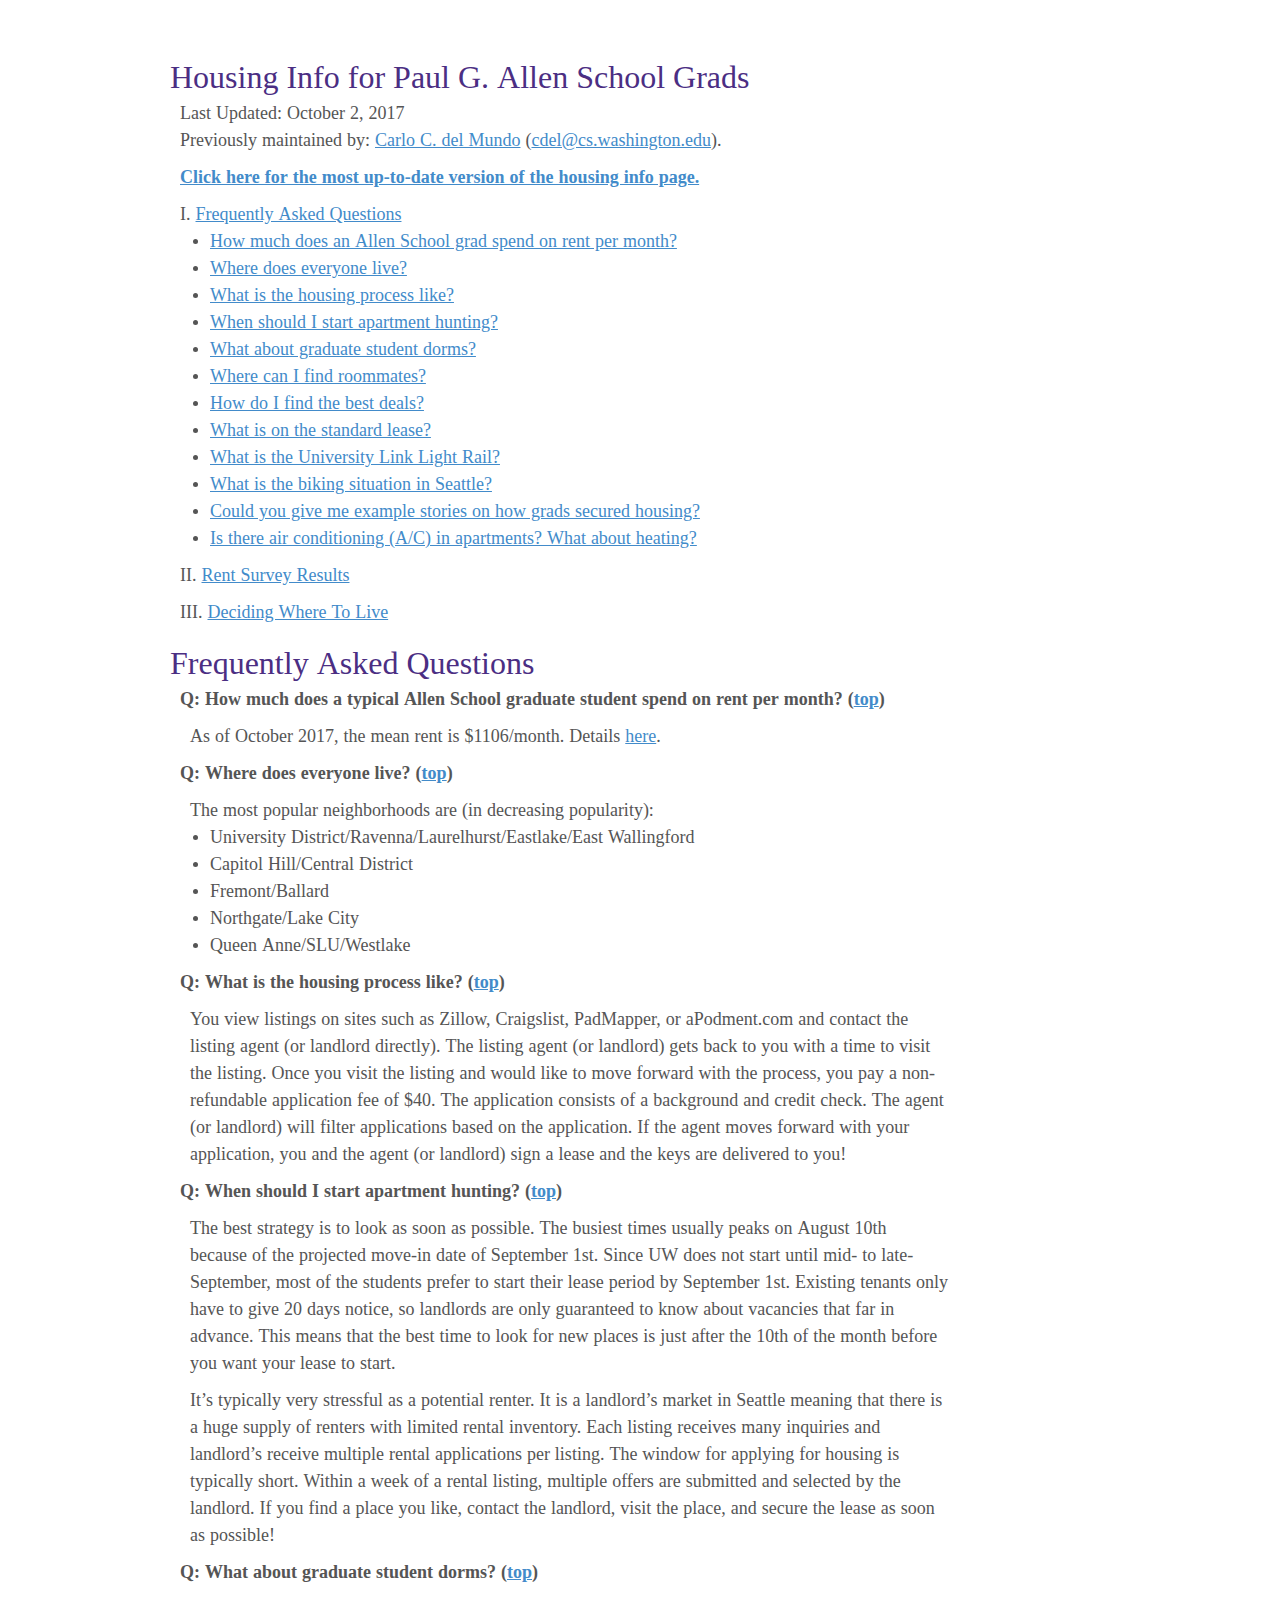
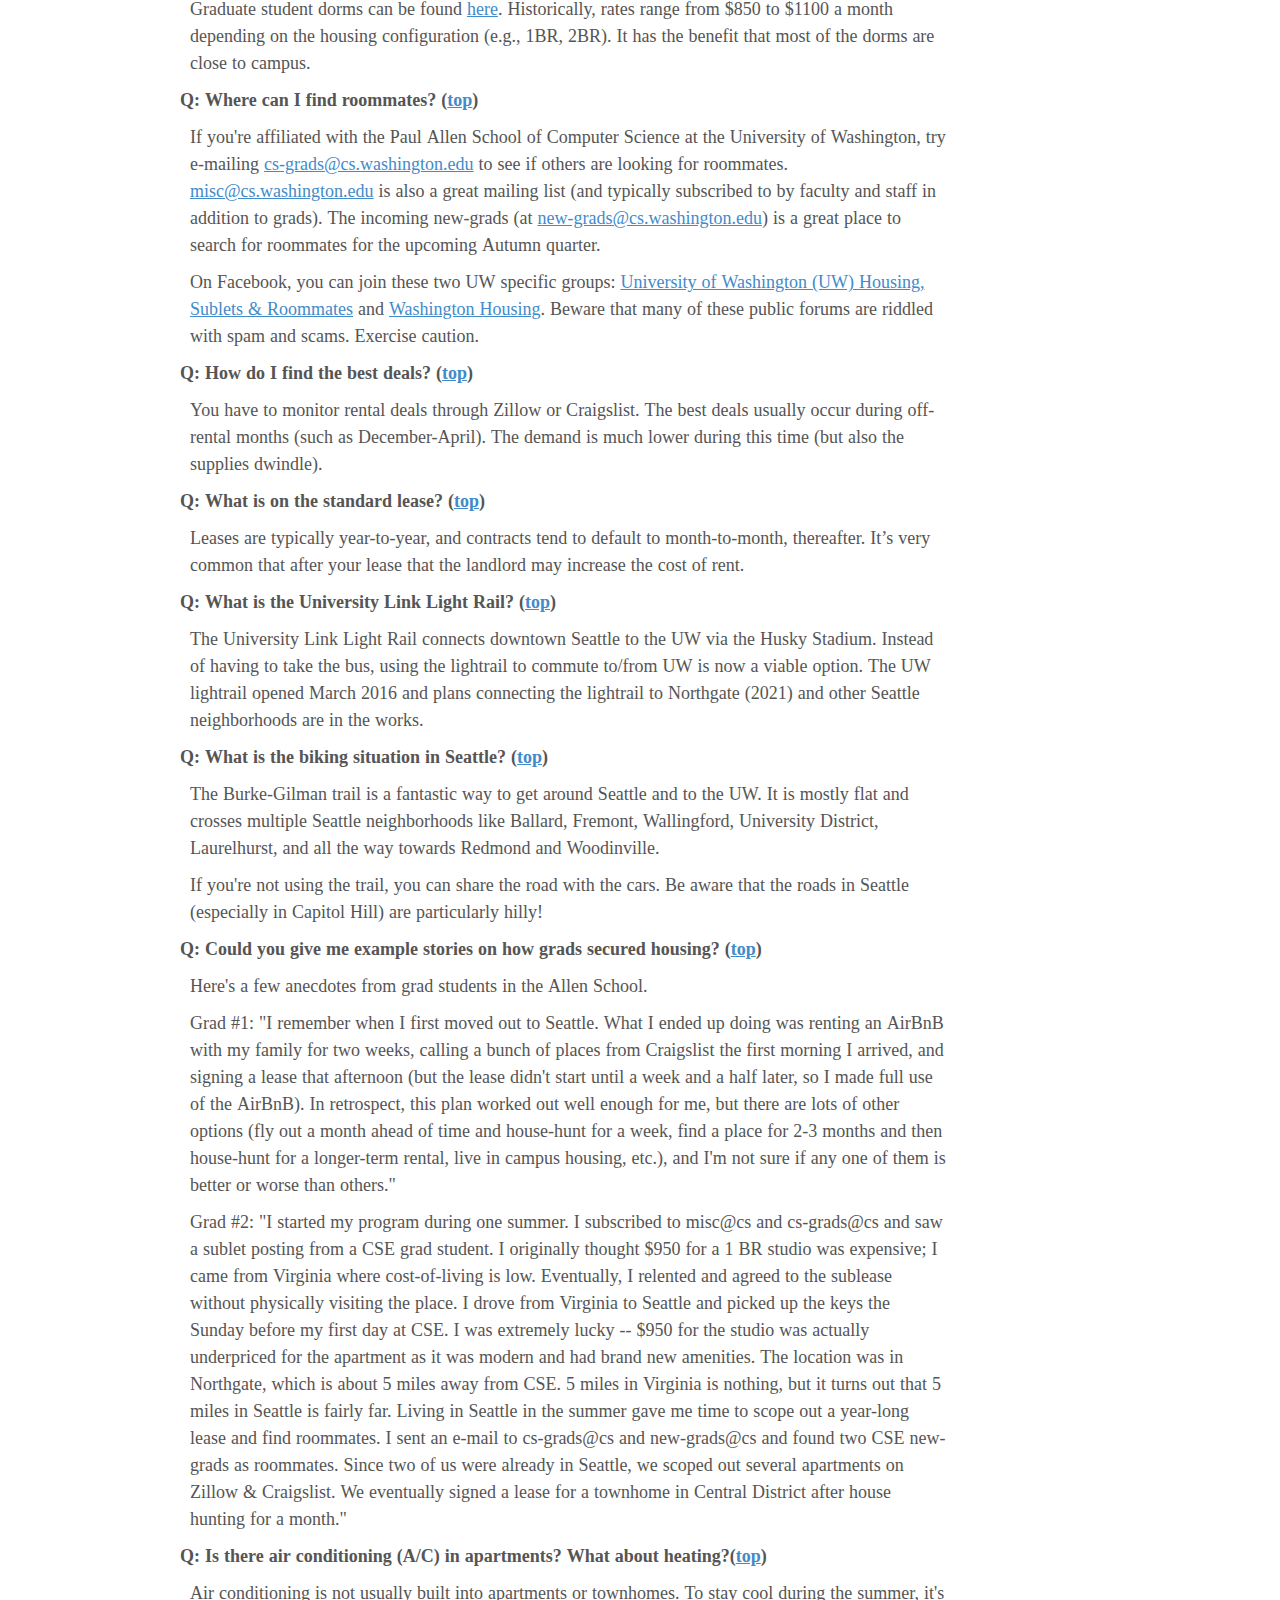
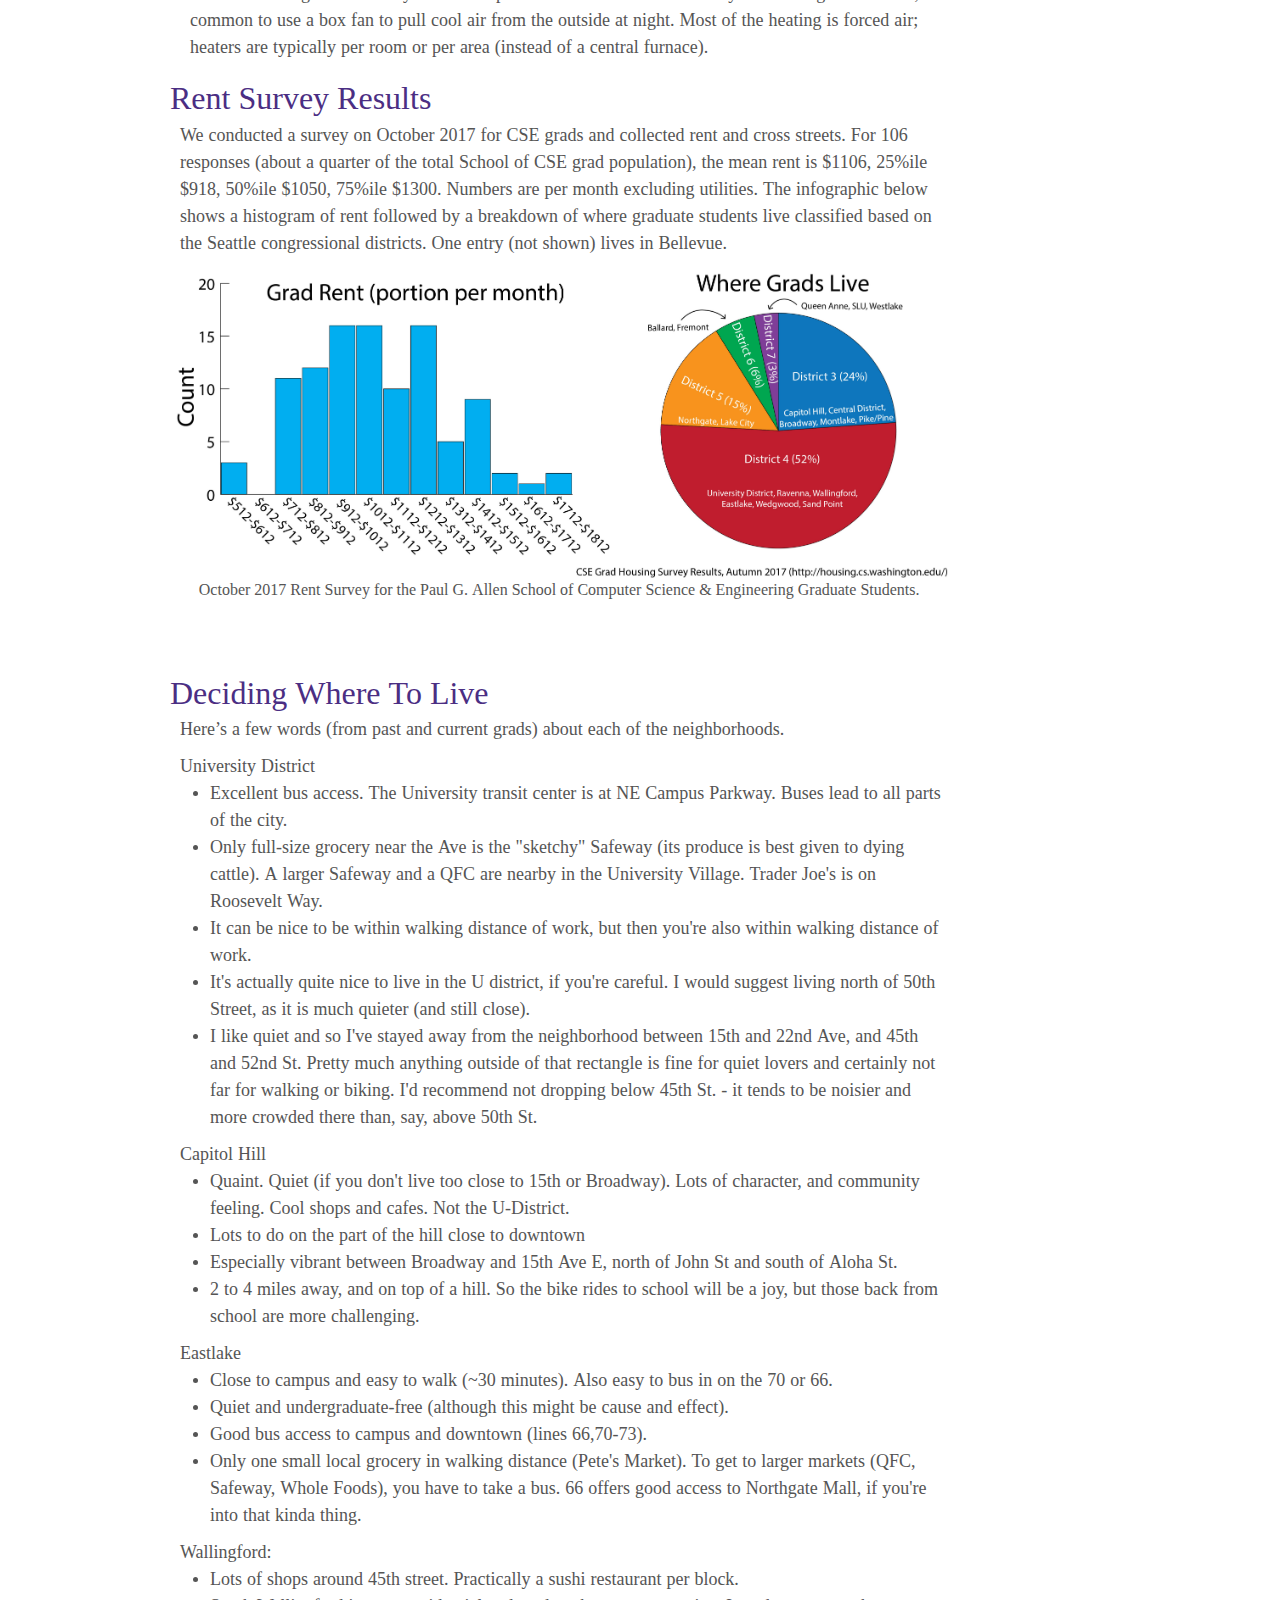
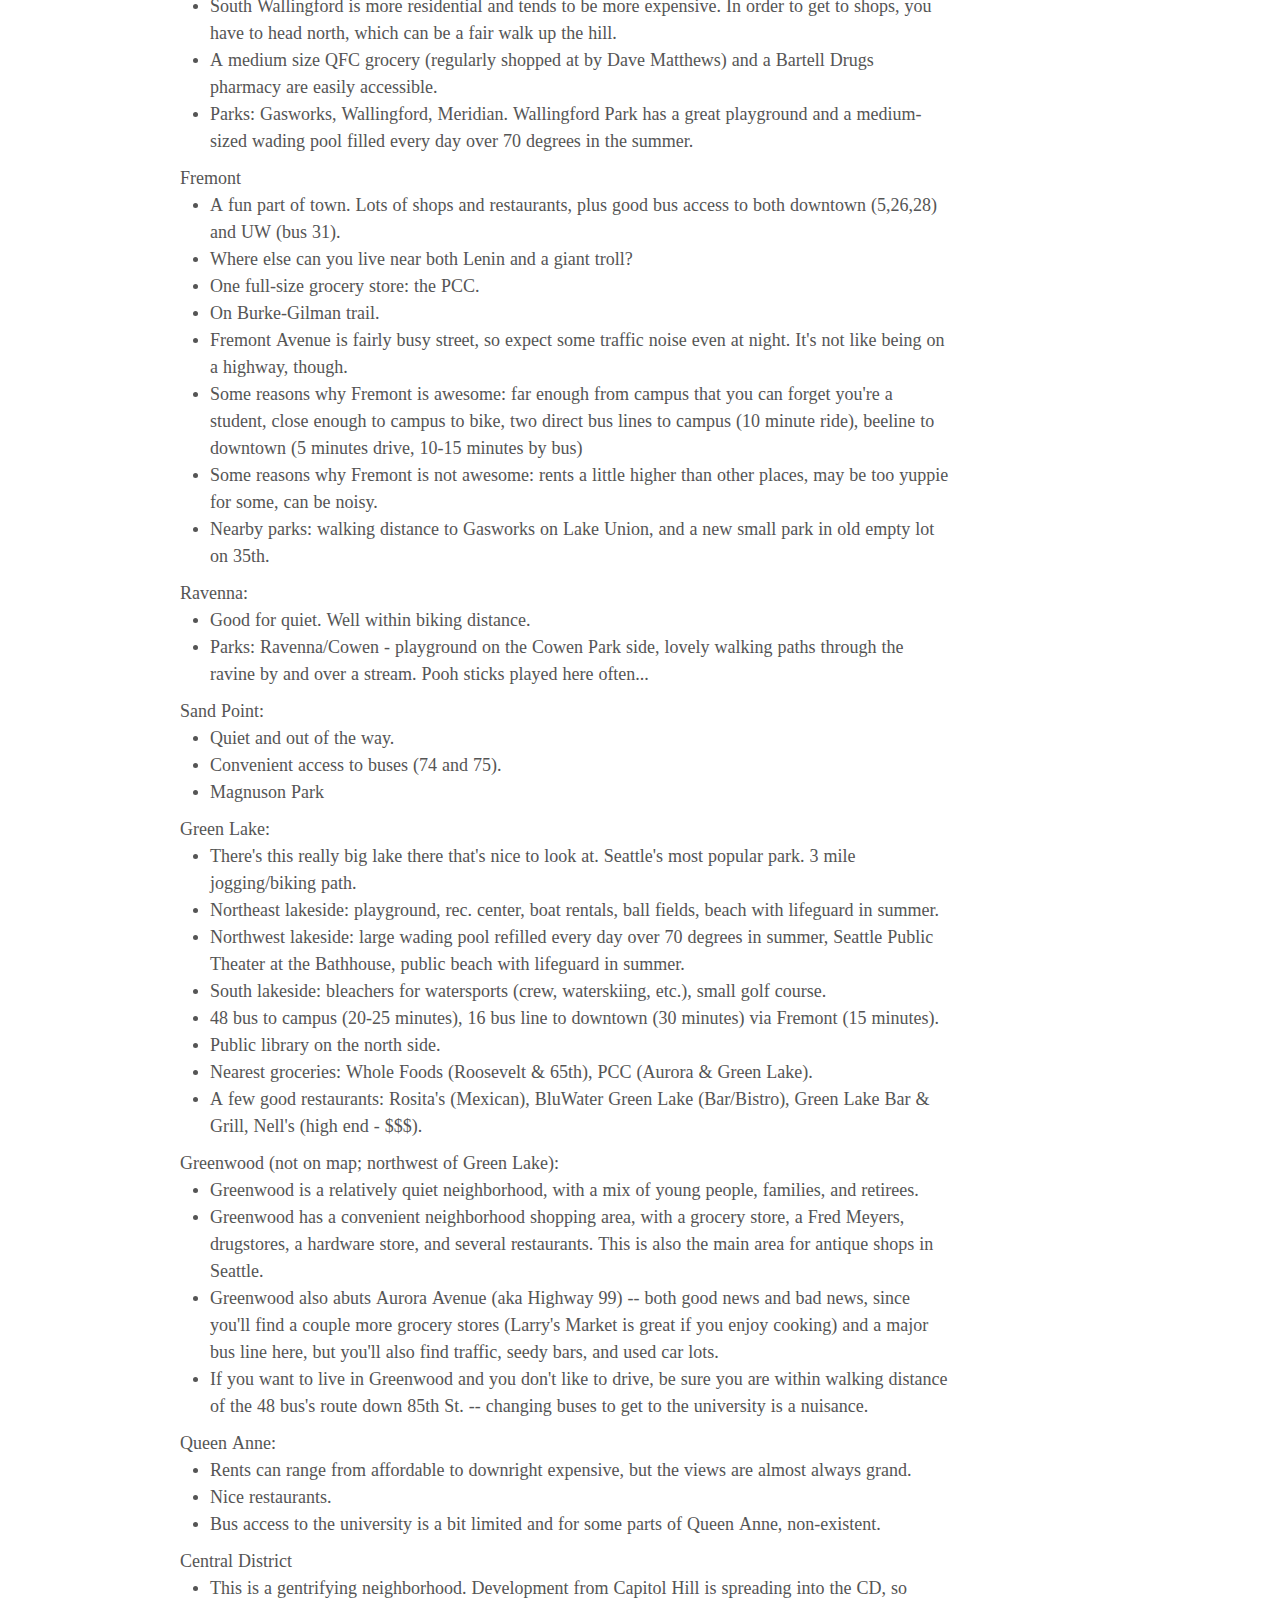
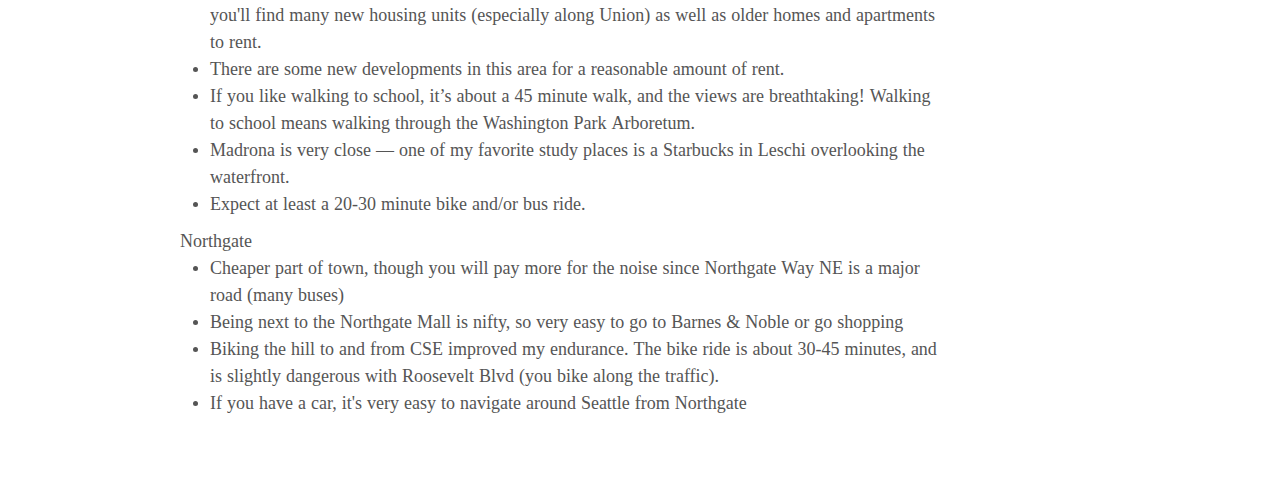
<file: 2017.html>
<!DOCTYPE html>
<html lang="en">
<head>
	<meta charset="utf-8">
	<meta http-equiv="X-UA-Compatible" content="IE=edge">
	<meta name="viewport" content="width=device-width, initial-scale=1">
	<meta name="description" content="">
	<meta name="author" content="">
	<link rel="shortcut icon" href="./assets/ico/favicon.ico">

	<title>Housing Info for Graduate Students in the Allen School of Computer Science and Engineering at the University of Washington.</title>

	<!-- Bootstrap core CSS -->
	<link href="./css/bootstrap.min.css" rel="stylesheet">

	<!-- Custom styles for this template -->
	<link href="./css/blog.css" rel="stylesheet">

	<!-- Font Awesome -->
	<link rel="stylesheet" href="./font-awesome/css/font-awesome.min.css">

</head>

<body>
	<div class="container">
		<div class="blog-header">
		</div>

		<div class="row">
			<div class="col-md-10 blog-main">


				<div class="blog-post">
					<h2 class="blog-post-title">Housing Info for Paul G. Allen School Grads</h2>

					<p class="text">Last Updated: October 2, 2017<br />
						Previously maintained by: <a href="http://homes.cs.washington.edu/~cdel/">Carlo C. del Mundo</a> (<a href="mailto:cdel@cs.washington.edu">cdel@cs.washington.edu</a>).</p>
						<p class="text">
							<a href="index.html"><b>Click here for the most up-to-date version of the housing info page.</b></a>
						</p>

						<p class="text" id="top">I. <a href="#faq">Frequently Asked Questions</a>
							<ul>
								<li><a href="#q_1">How much does an Allen School grad spend on rent per month?</a></li>
								<li><a href="#q_2">Where does everyone live?</a></li>
								<li><a href="#q_3">What is the housing process like?</a></li>
								<li><a href="#q_4">When should I start apartment hunting?</a></li>
								<li><a href="#q_5">What about graduate student dorms?</a></li>
								<li><a href="#q_6">Where can I find roommates?</a></li>
								<li><a href="#q_7">How do I find the best deals?</a></li>
								<li><a href="#q_8">What is on the standard lease?</a></li>
								<li><a href="#q_9">What is the University Link Light Rail?</a></li>
								<li><a href="#q_10">What is the biking situation in Seattle?</a></li>
								<li><a href="#q_11">Could you give me example stories on how grads secured housing?</a></li>
								<li><a href="#q_12">Is there air conditioning (A/C) in apartments? What about heating?</a></li>
							</ul>
						</p>

						<p class="text">II. <a href="#rent_survey_results">Rent Survey Results</a></p>

						<p class="text">III. <a href="#deciding_where_to_live">Deciding Where To Live</a></p>

						<h2 class="blog-post-title" id="faq">Frequently Asked Questions</h2>


						<p class="faq_question" id="q_1">Q: How much does a typical Allen School graduate student spend on rent per month? (<a href="#top">top</a>) </p>

						<p class="faq_answer">As of October 2017, the mean rent is $1106/month. Details <a href="#rent_survey_results">here</a>.</p>

						<p class="faq_question" id="q_2">Q: Where does everyone live? (<a href="#top">top</a>) </p>

						<p class="faq_answer">The most popular neighborhoods are (in decreasing popularity):

							<ul>
								<li>University District/Ravenna/Laurelhurst/Eastlake/East Wallingford</li>
								<li>Capitol Hill/Central District</li>
								<li>Fremont/Ballard</li>
								<li>Northgate/Lake City</li>
								<li>Queen Anne/SLU/Westlake</li>
							</ul>


							<p class="faq_question" id="q_3">Q: What is the housing process like? (<a href="#top">top</a>) </p>
							<p class="faq_answer">You view listings on sites such as Zillow, Craigslist, PadMapper, or aPodment.com and contact the listing agent (or landlord directly). The listing agent (or landlord) gets back to you with a time to visit the listing. Once you visit the listing and would like to move forward with the process, you pay a non-refundable application fee of $40. The application consists of a background and credit check. The agent (or landlord) will filter applications based on the application. If the agent moves forward with your application, you and the agent (or landlord) sign a lease and the keys are delivered to you!</p>

							<p class="faq_question" id="q_4">Q: When should I start apartment hunting? (<a href="#top">top</a>) </p>
							<p class="faq_answer">The best strategy is to look as soon as possible. The busiest times usually peaks on August 10th because of the projected move-in date of September 1st. Since UW does not start until mid- to late- September, most of the students prefer to start their lease period by September 1st.  Existing tenants only have to give 20 days notice, so landlords are only guaranteed to know about vacancies that far in advance. This means that the best time to look for new places is just after the 10th of the month before you want your lease to start.</p>
							<p class="faq_answer">It’s typically very stressful as a potential renter. It is a landlord’s market in Seattle meaning that there is a huge supply of renters with limited rental inventory. Each listing receives many inquiries and landlord’s receive multiple rental applications per listing. The window for applying for housing is typically short. Within a week of a rental listing, multiple offers are submitted and selected by the landlord. If you find a place you like, contact the landlord, visit the place, and secure the lease as soon as possible! </p>

							<p class="faq_question" id="q_5">Q: What about graduate student dorms? (<a href="#top">top</a>)  </p>
							<p class="faq_answer">Graduate student dorms can be found <a href="https://www.hfs.washington.edu/housing/Default.aspx?id=184&libID=205">here</a>. Historically, rates range from $850 to $1100 a month depending on the housing configuration (e.g., 1BR, 2BR). It has the benefit that most of the dorms are close to campus. </p>

							<p class="faq_question" id="q_6">Q: Where can I find roommates? (<a href="#top">top</a>) </p>
							<p class="faq_answer">If you're affiliated with the Paul Allen School of Computer Science at the University of Washington, try e-mailing <a href="mailto:cs-grads@cs.washington.edu ">cs-grads@cs.washington.edu</a> to see if others are looking for roommates. <a href="mailto:misc@cs.washington.edu ">misc@cs.washington.edu</a> is also a great mailing list (and typically subscribed to by faculty and staff in addition to grads). The incoming new-grads (at <a href="mailto:new-grads@cs.washington.edu">new-grads@cs.washington.edu</a>) is a great place to search for roommates for the upcoming Autumn quarter.</p>

							<p class="faq_answer">On Facebook, you can join these two UW specific groups: <a href="https://www.facebook.com/groups/445293202296621/">University of Washington (UW) Housing, Sublets & Roommates</a> and <a href="https://www.facebook.com/groups/housinguw/">Washington Housing</a>. Beware that many of these public forums are riddled with spam and scams. Exercise caution.</p>

							<p class="faq_question" id="q_7">Q: How do I find the best deals? (<a href="#top">top</a>) </p>
							<p class="faq_answer">You have to monitor rental deals through Zillow or Craigslist. The best deals usually occur during off-rental months (such as December-April). The demand is much lower during this time (but also the supplies dwindle).</p>

							<p class="faq_question" id="q_8">Q: What is on the standard lease? (<a href="#top">top</a>) </p>
							<p class="faq_answer">Leases are typically year-to-year, and contracts tend to default to month-to-month, thereafter. It’s very common that after your lease that the landlord may increase the cost of rent. </p>

							<p class="faq_question" id="q_9">Q: What is the University Link Light Rail? (<a href="#top">top</a>) </p>
							<p class="faq_answer">The University Link Light Rail connects downtown Seattle to the UW via the Husky Stadium. Instead of having to take the bus, using the lightrail to commute to/from UW is now a viable option. The UW lightrail opened March 2016 and plans connecting the lightrail to Northgate (2021) and other Seattle neighborhoods are in the works. </p>

							<p class="faq_question" id="q_10">Q: What is the biking situation in Seattle? (<a href="#top">top</a>) </p>
							<p class="faq_answer">The Burke-Gilman trail is a fantastic way to get around Seattle and to the UW. It is mostly flat and crosses multiple Seattle neighborhoods like Ballard, Fremont, Wallingford, University District, Laurelhurst, and all the way towards Redmond and Woodinville. </p>
							<p class="faq_answer">If you're not using the trail, you can share the road with the cars. Be aware that the roads in Seattle (especially in Capitol Hill) are particularly hilly!</p>

							<p class="faq_question" id="q_11">Q: Could you give me example stories on how grads secured housing? (<a href="#top">top</a>) </p>
							<p class="faq_answer">Here's a few anecdotes from grad students in the Allen School.</p>
							<p class="faq_answer">Grad #1: "I remember when I first moved out to Seattle. What I ended up doing was renting an AirBnB with my family for two weeks, calling a bunch of places from Craigslist the first morning I arrived, and signing a lease that afternoon (but the lease didn't start until a week and a half later, so I made full use of the AirBnB). In retrospect, this plan worked out well enough for me, but there are lots of other options (fly out a month ahead of time and house-hunt for a week, find a place for 2-3 months and then house-hunt for a longer-term rental, live in campus housing, etc.), and I'm not sure if any one of them is better or worse than others."</p>

							<p class="faq_answer">Grad #2: "I started my program during one summer. I subscribed to misc@cs and cs-grads@cs and saw a sublet posting from a CSE grad student. I originally thought $950 for a 1 BR studio was expensive; I came from Virginia where cost-of-living is low. Eventually, I relented and agreed to the sublease without physically visiting the place. I drove from Virginia to Seattle and picked up the keys the Sunday before my first day at CSE. I was extremely lucky -- $950 for the studio was actually underpriced for the apartment as it was modern and had brand new amenities. The location was in Northgate, which is about 5 miles away from CSE. 5 miles in Virginia is nothing, but it turns out that 5 miles in Seattle is fairly far. Living in Seattle in the summer gave me time to scope out a year-long lease and find roommates. I sent an e-mail to cs-grads@cs and new-grads@cs and found two CSE new-grads as roommates. Since two of us were already in Seattle, we scoped out several apartments on Zillow & Craigslist. We eventually signed a lease for a townhome in Central District after house hunting for a month."</p>

							<p class="faq_question" id="q_12">Q: Is there air conditioning (A/C) in apartments? What about heating?(<a href="#top">top</a>)</p>
							<p class="faq_answer">Air conditioning is not usually built into apartments or townhomes. To stay cool during the summer, it's common to use a box fan to pull cool air from the outside at night. Most of the heating is forced air; heaters are typically per room or per area (instead of a central furnace).</p>

							<h2 class="blog-post-title" id="rent_survey_results">Rent Survey Results</h2>

							<p class="text">We conducted a survey on October 2017 for CSE grads and collected rent and cross streets. For 106 responses (about a quarter of the total School of CSE grad population), the mean rent is $1106, 25%ile $918, 50%ile $1050, 75%ile $1300. Numbers are per month excluding utilities. The infographic below shows a histogram of rent followed by a breakdown of where graduate students live classified based on the Seattle congressional districts. One entry (not shown) lives in Bellevue.

								<figure>
									<center>
										<img src="images/infographic-au2017.jpeg" width="100%" height="100%" id="infographic"></img>
									</center>
									<figcaption>
										<center>October 2017 Rent Survey for the Paul G. Allen School of Computer Science & Engineering Graduate Students.</center>
									</figcaption>
								</figure>

								<br />
								<br />

								<h2 class="blog-post-title" id="deciding_where_to_live">Deciding Where To Live</h2>

								<p class="text">Here’s a few words (from past and current grads) about each of the neighborhoods.</p>

								<p class="text">University District</p>
								<ul>
									<li>Excellent bus access. The University transit center is at NE Campus Parkway. Buses lead to all parts of the city.</li>
									<li>Only full-size grocery near the Ave is the "sketchy" Safeway (its produce is best given to dying cattle). A larger Safeway and a QFC are nearby in the University Village. Trader Joe's is on Roosevelt Way.</li>
									<li>It can be nice to be within walking distance of work, but then you're also within walking distance of work.</li>
									<li>It's actually quite nice to live in the U district, if you're careful. I would suggest living north of 50th Street, as it is much quieter (and still close).</li>
									<li>I like quiet and so I've stayed away from the neighborhood between 15th and 22nd Ave, and 45th and 52nd St. Pretty much anything outside of that rectangle is fine for quiet lovers and certainly not far for walking or biking. I'd recommend not dropping below 45th St. - it tends to be noisier and more crowded there than, say, above 50th St.</li>
								</ul>

								<p class="text">Capitol Hill</p>
								<ul>
									<li>Quaint. Quiet (if you don't live too close to 15th or Broadway).  Lots of character, and community feeling. Cool shops and cafes. Not the U-District.</li>
									<li>Lots to do on the part of the hill close to downtown</li>
									<li>Especially vibrant between Broadway and 15th Ave E, north of John St and south of Aloha St.</li>
									<li>2 to 4 miles away, and on top of a hill. So the bike rides to school will be a joy, but those back from school are more challenging.</li>
								</ul>

								<p class="text">Eastlake</p>
								<ul>
									<li>Close to campus and easy to walk (~30 minutes). Also easy to bus in on the 70 or 66.</li>
									<li>Quiet and undergraduate-free (although this might be cause and effect).</li>
									<li>Good bus access to campus and downtown (lines 66,70-73).</li>
									<li>Only one small local grocery in walking distance (Pete's Market). To get to larger markets (QFC, Safeway, Whole Foods), you have to take a bus. 66 offers good access to Northgate Mall, if you're into that kinda thing.</li>
								</ul>

								<p class="text">Wallingford:</p>
								<ul>
									<li>Lots of shops around 45th street. Practically a sushi restaurant per block.</li>
									<li>South Wallingford is more residential and tends to be more expensive. In order to get to shops, you have to head north, which can be a fair walk up the hill.</li>
									<li>A medium size QFC grocery (regularly shopped at by Dave Matthews) and a Bartell Drugs pharmacy are easily accessible.</li>
									<li>Parks: Gasworks, Wallingford, Meridian. Wallingford Park has a great playground and a medium-sized wading pool filled every day over 70 degrees in the summer.</li>
								</ul>

								<p class="text">Fremont</p>
								<ul>
									<li>A fun part of town. Lots of shops and restaurants, plus good bus access to both downtown (5,26,28) and UW (bus 31).</li>
									<li>Where else can you live near both Lenin and a giant troll?</li>
									<li>One full-size grocery store: the PCC.</li>
									<li>On Burke-Gilman trail.</li>
									<li>Fremont Avenue is fairly busy street, so expect some traffic noise even at night. It's not like being on a highway, though.</li>
									<li>Some reasons why Fremont is awesome: far enough from campus that you can forget you're a student, close enough to campus to bike, two direct bus lines to campus (10 minute ride), beeline to downtown (5 minutes drive, 10-15 minutes by bus)</li>
									<li>Some reasons why Fremont is not awesome: rents a little higher than other places, may be too yuppie for some, can be noisy.</li>
									<li>Nearby parks: walking distance to Gasworks on Lake Union, and a new small park in old empty lot on 35th.</li>
								</ul>
								<p class="text">Ravenna:</p>
								<ul>
									<li>Good for quiet. Well within biking distance.</li>
									<li>Parks: Ravenna/Cowen - playground on the Cowen Park side, lovely walking paths through the ravine by and over a stream. Pooh sticks played here often...</li>
								</ul>
								<p class="text">Sand Point:</p>
								<ul>
									<li>Quiet and out of the way.</li>
									<li>Convenient access to buses (74 and 75).</li>
									<li>Magnuson Park</li>
								</ul>
								<p class="text">Green Lake:</p>
								<ul>
									<li>There's this really big lake there that's nice to look at. Seattle's most popular park. 3 mile jogging/biking path.</li>
									<li>Northeast lakeside: playground, rec. center, boat rentals, ball fields, beach with lifeguard in summer.</li>
									<li>Northwest lakeside: large wading pool refilled every day over 70 degrees in summer, Seattle Public Theater at the Bathhouse, public beach with lifeguard in summer.</li>
									<li>South lakeside: bleachers for watersports (crew, waterskiing, etc.), small golf course.</li>
									<li>48 bus to campus (20-25 minutes), 16 bus line to downtown (30 minutes) via Fremont (15 minutes).</li>
									<li>Public library on the north side.</li>
									<li>Nearest groceries: Whole Foods (Roosevelt & 65th), PCC (Aurora & Green Lake).</li>
									<li>A few good restaurants: Rosita's (Mexican), BluWater Green Lake (Bar/Bistro), Green Lake Bar & Grill, Nell's (high end - $$$).</li>
								</ul>
								<p class="text">Greenwood (not on map; northwest of Green Lake):</p>
								<ul>
									<li>Greenwood is a relatively quiet neighborhood, with a mix of young people, families, and retirees.</li>
									<li>Greenwood has a convenient neighborhood shopping area, with a grocery store, a Fred Meyers, drugstores, a hardware store, and several restaurants. This is also the main area for antique shops in Seattle.</li>
									<li>Greenwood also abuts Aurora Avenue (aka Highway 99) -- both good news and bad news, since you'll find a couple more grocery stores (Larry's Market is great if you enjoy cooking) and a major bus line here, but you'll also find traffic, seedy bars, and used car lots.</li>
									<li>If you want to live in Greenwood and you don't like to drive, be sure you are within walking distance of the 48 bus's route down 85th St. -- changing buses to get to the university is a nuisance.</li>
								</ul>
								<p class="text">Queen Anne:</p>
								<ul>
									<li>Rents can range from affordable to downright expensive, but the views are almost always grand.</li>
									<li>Nice restaurants.</li>
									<li>Bus access to the university is a bit limited and for some parts of Queen Anne, non-existent.</li>
								</ul>
								<p class="text">Central District</p>
								<ul>
									<li>This is a gentrifying neighborhood. Development from Capitol Hill is spreading into the CD, so you'll find many new housing units (especially along Union) as well as older homes and apartments to rent.</li>
									<li>There are some new developments in this area for a reasonable amount of rent.</li>
									<li>If you like walking to school, it’s about a 45 minute walk, and the views are breathtaking! Walking to school means walking through the Washington Park Arboretum.</li>
									<li>Madrona is very close — one of my favorite study places is a Starbucks in Leschi overlooking the waterfront.</li>
									<li>Expect at least a 20-30 minute bike and/or bus ride.
									</ul>
									<p class="text">Northgate</p>
									<ul>
										<li>Cheaper part of town, though you will pay more for the noise since Northgate Way NE is a major road (many buses)</li>
										<li>Being next to the Northgate Mall is nifty, so very easy to go to Barnes & Noble or go shopping</li>
										<li>Biking the hill to and from CSE improved my endurance. The bike ride is about 30-45 minutes, and is slightly dangerous with Roosevelt Blvd (you bike along the traffic).</li>
										<li>If you have a car, it's very easy to navigate around Seattle from Northgate</li>
										<ul>

										</div><!-- /.blog-post -->
									</div><!-- /.blog-main -->
								</div><!-- /.row -->
							</div><!-- /.container -->

    <!-- Bootstrap core JavaScript
    	================================================== -->
    	<!-- Placed at the end of the document so the pages load faster -->
    	<script src="https://ajax.googleapis.com/ajax/libs/jquery/1.11.0/jquery.min.js"></script>
    	<script src="./js/bootstrap.min.js"></script>
    	<script src="./js/docs.min.js"></script>
    </body>
    </html>
</file>
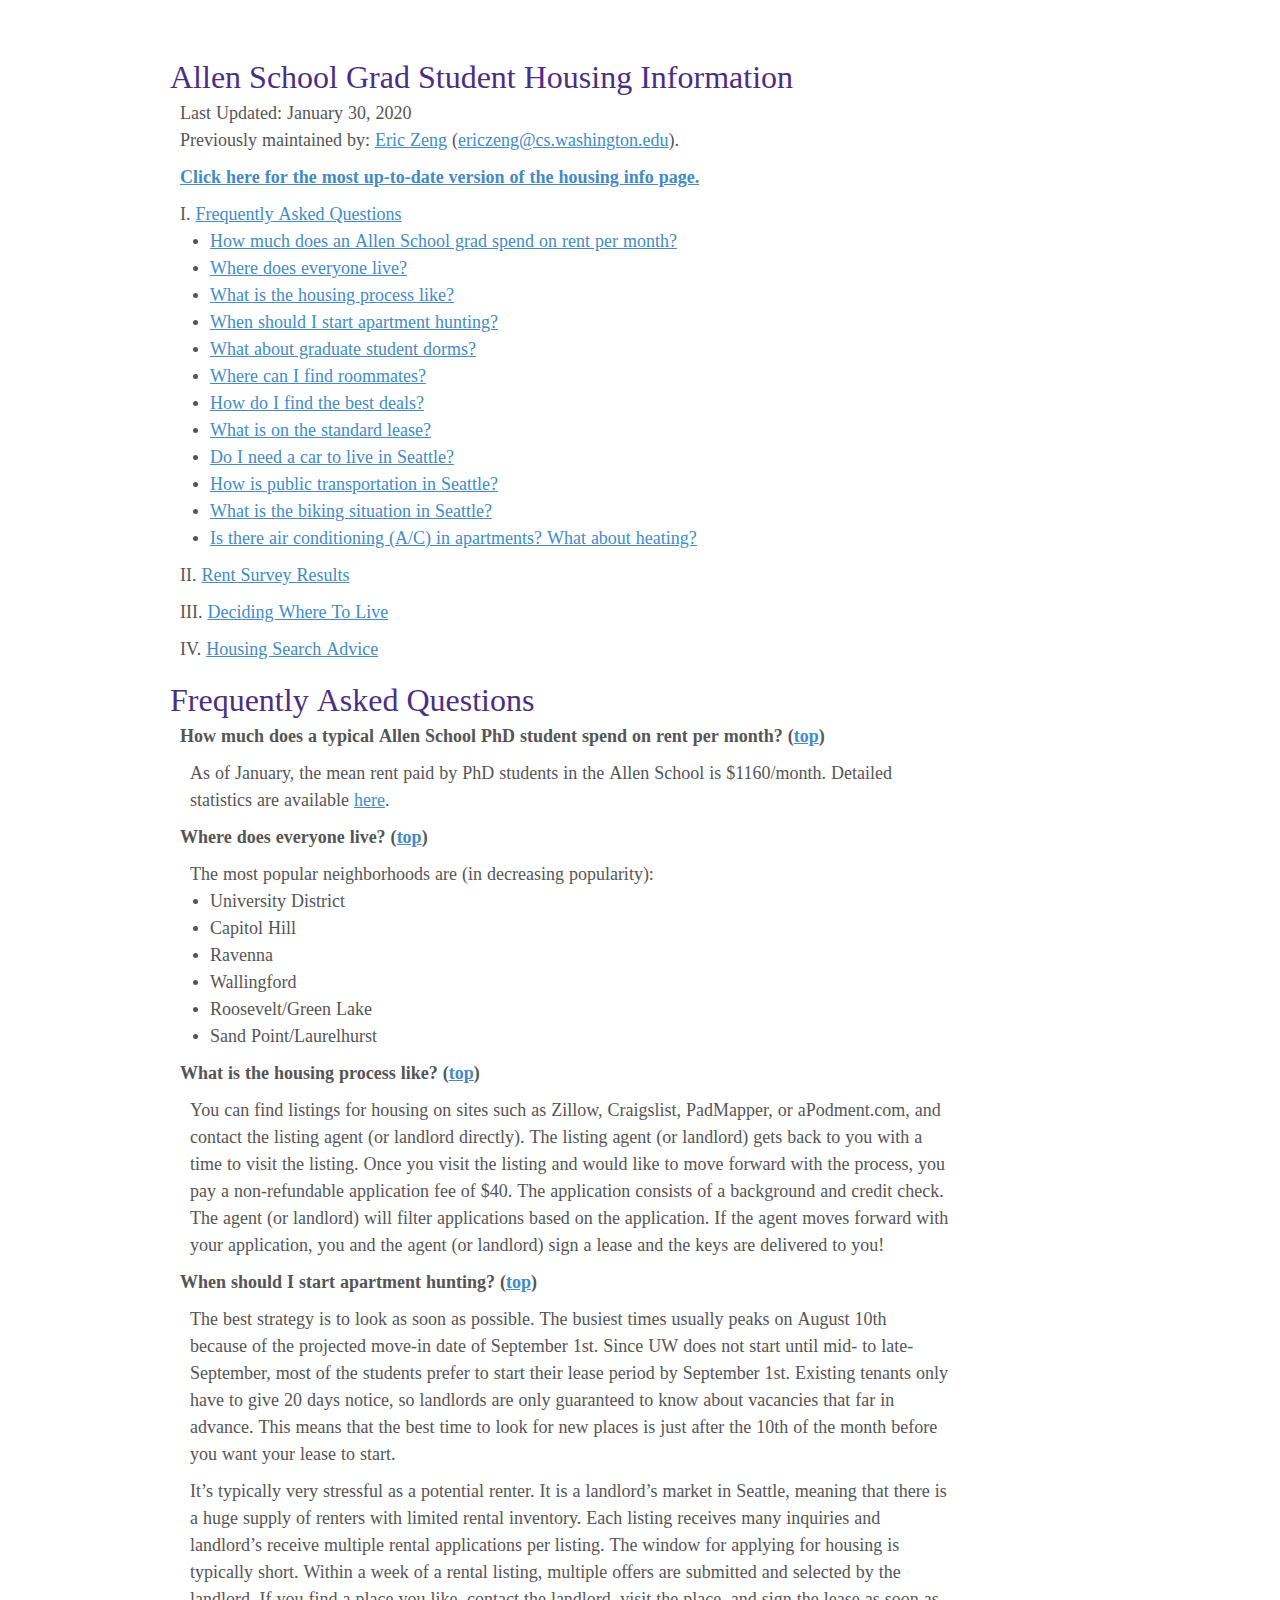
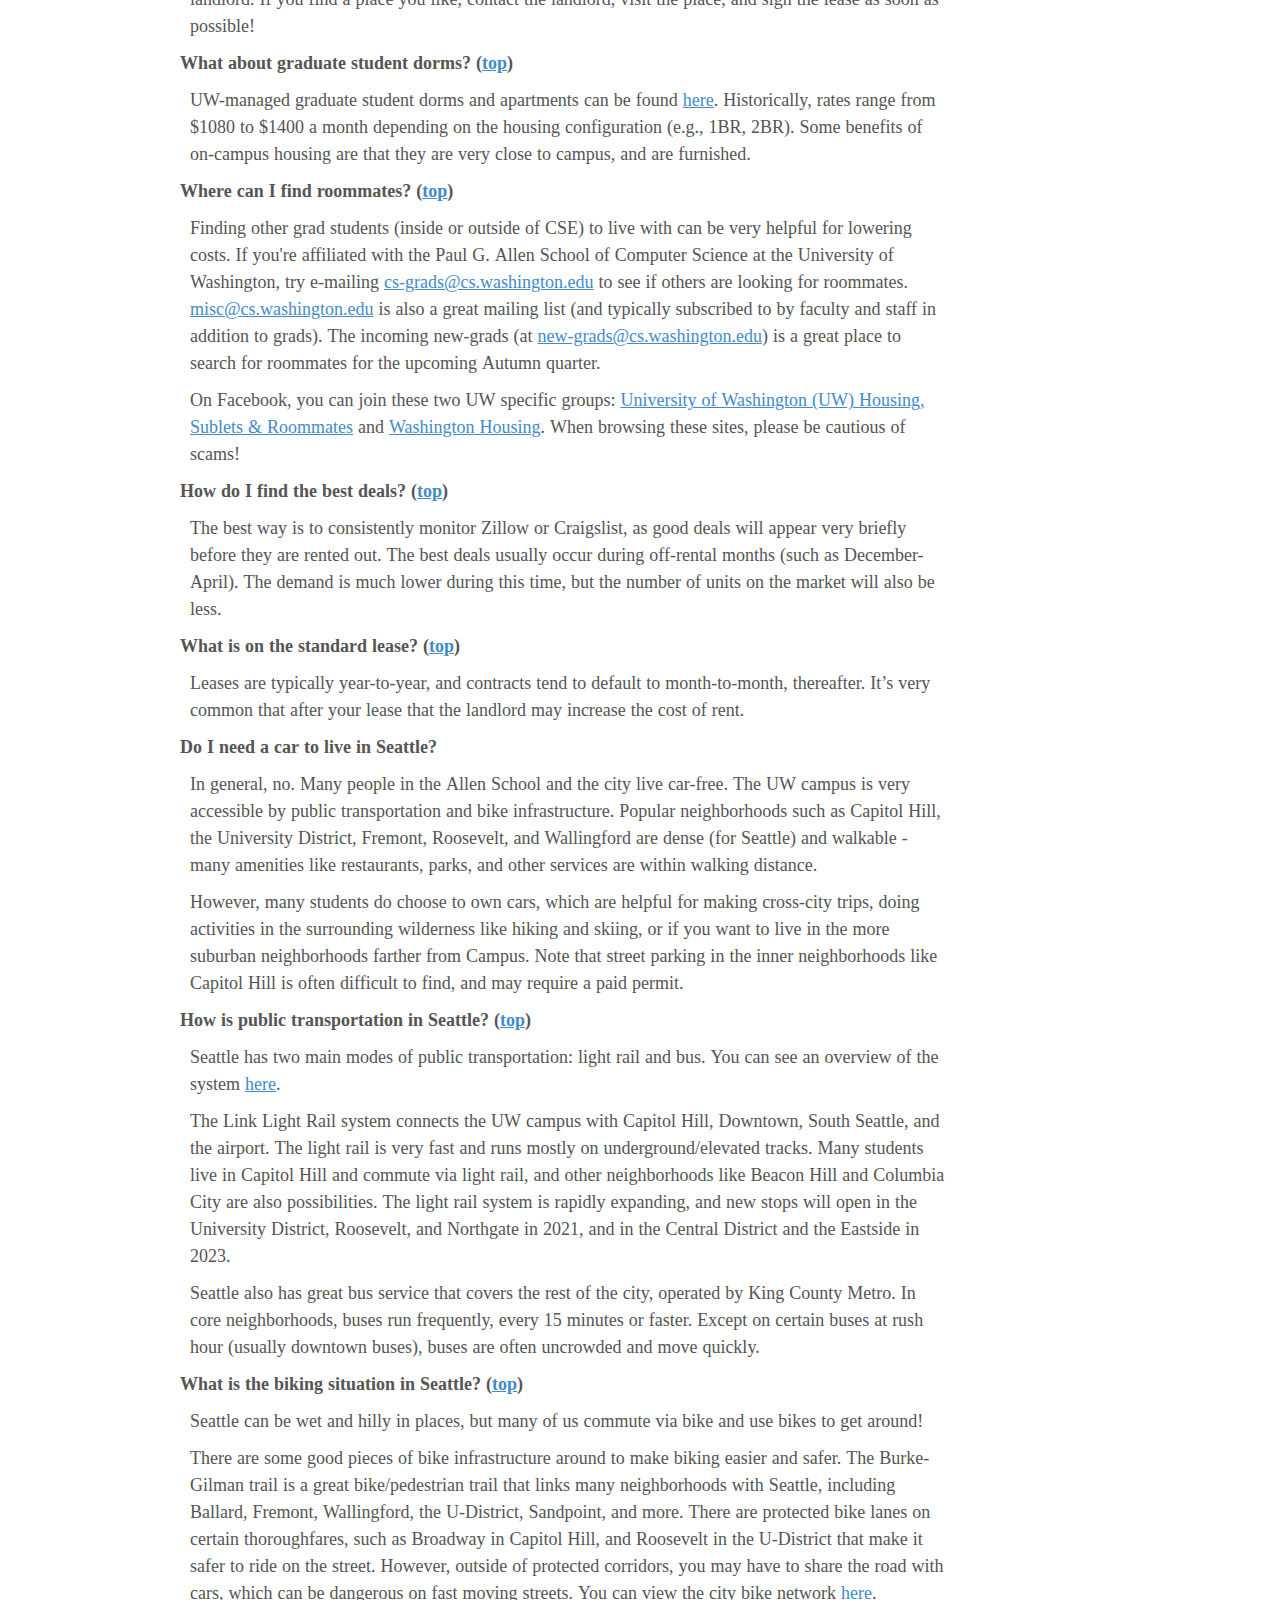
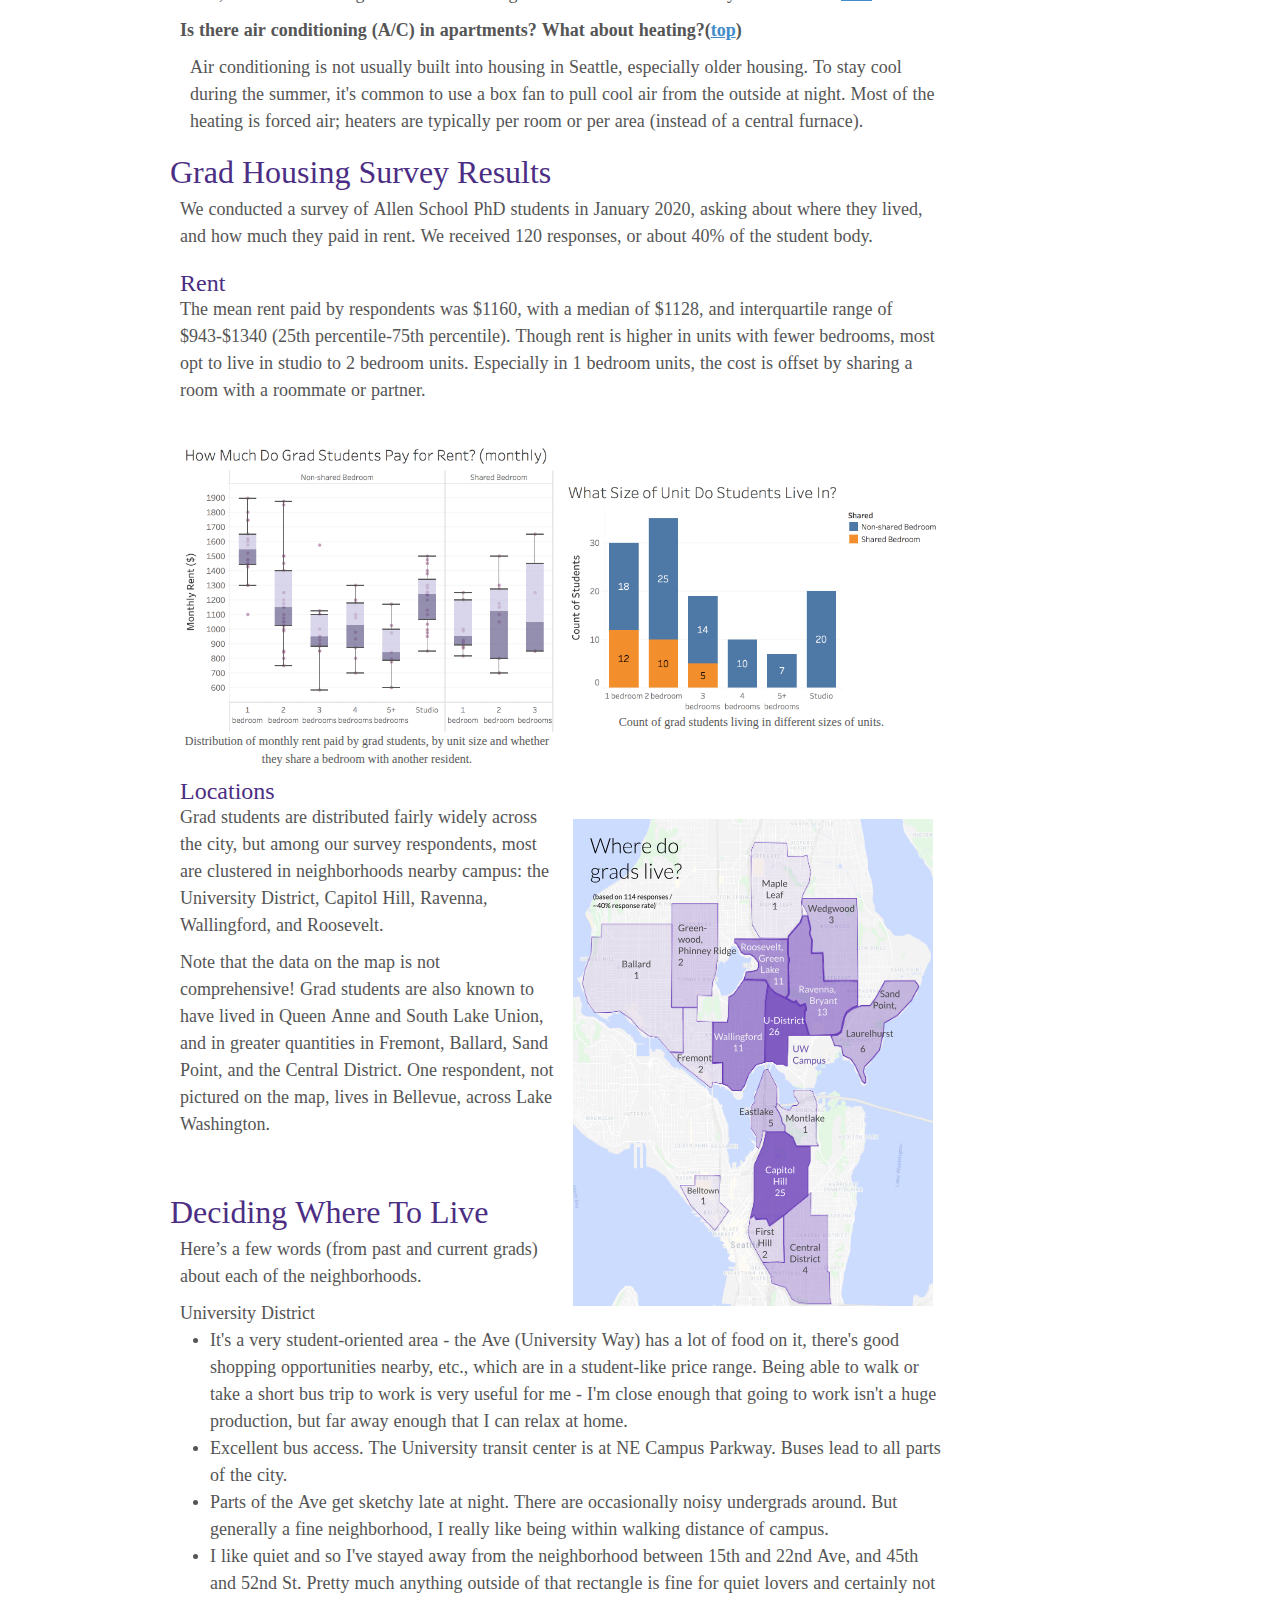
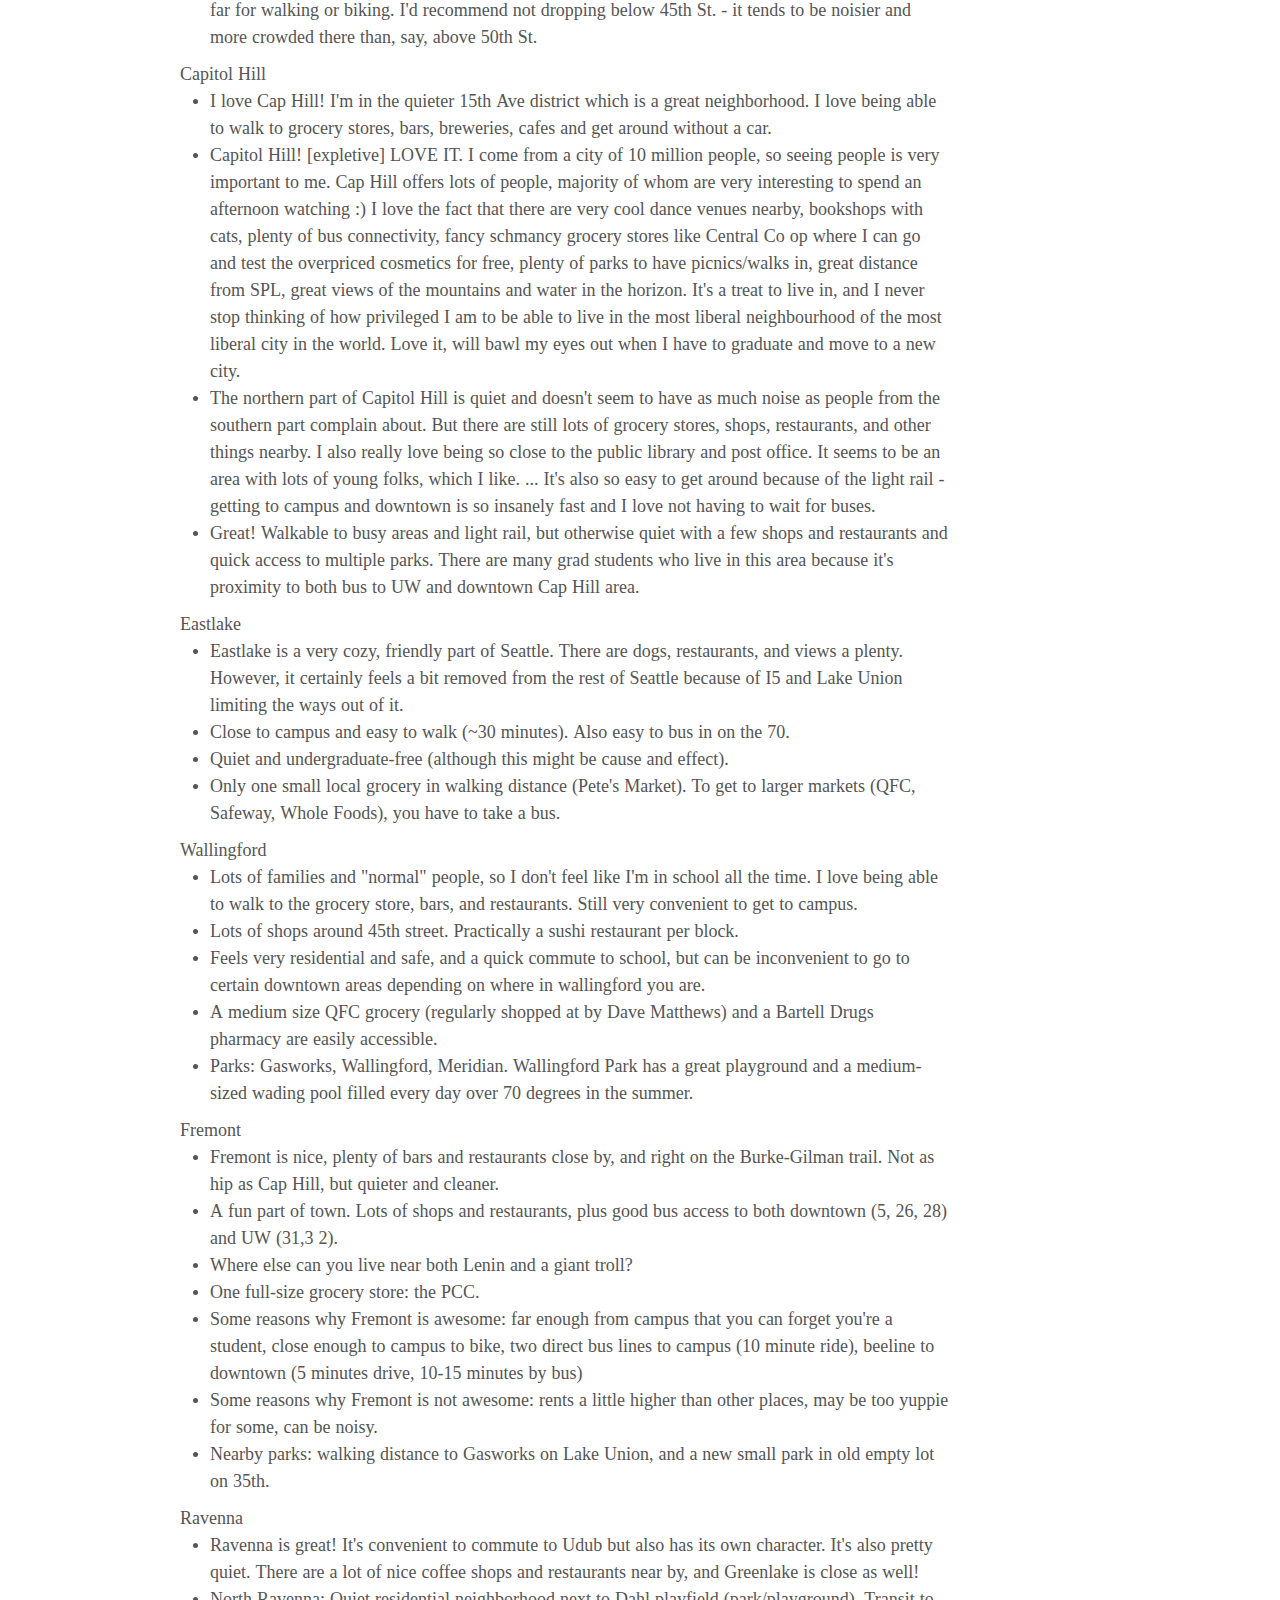
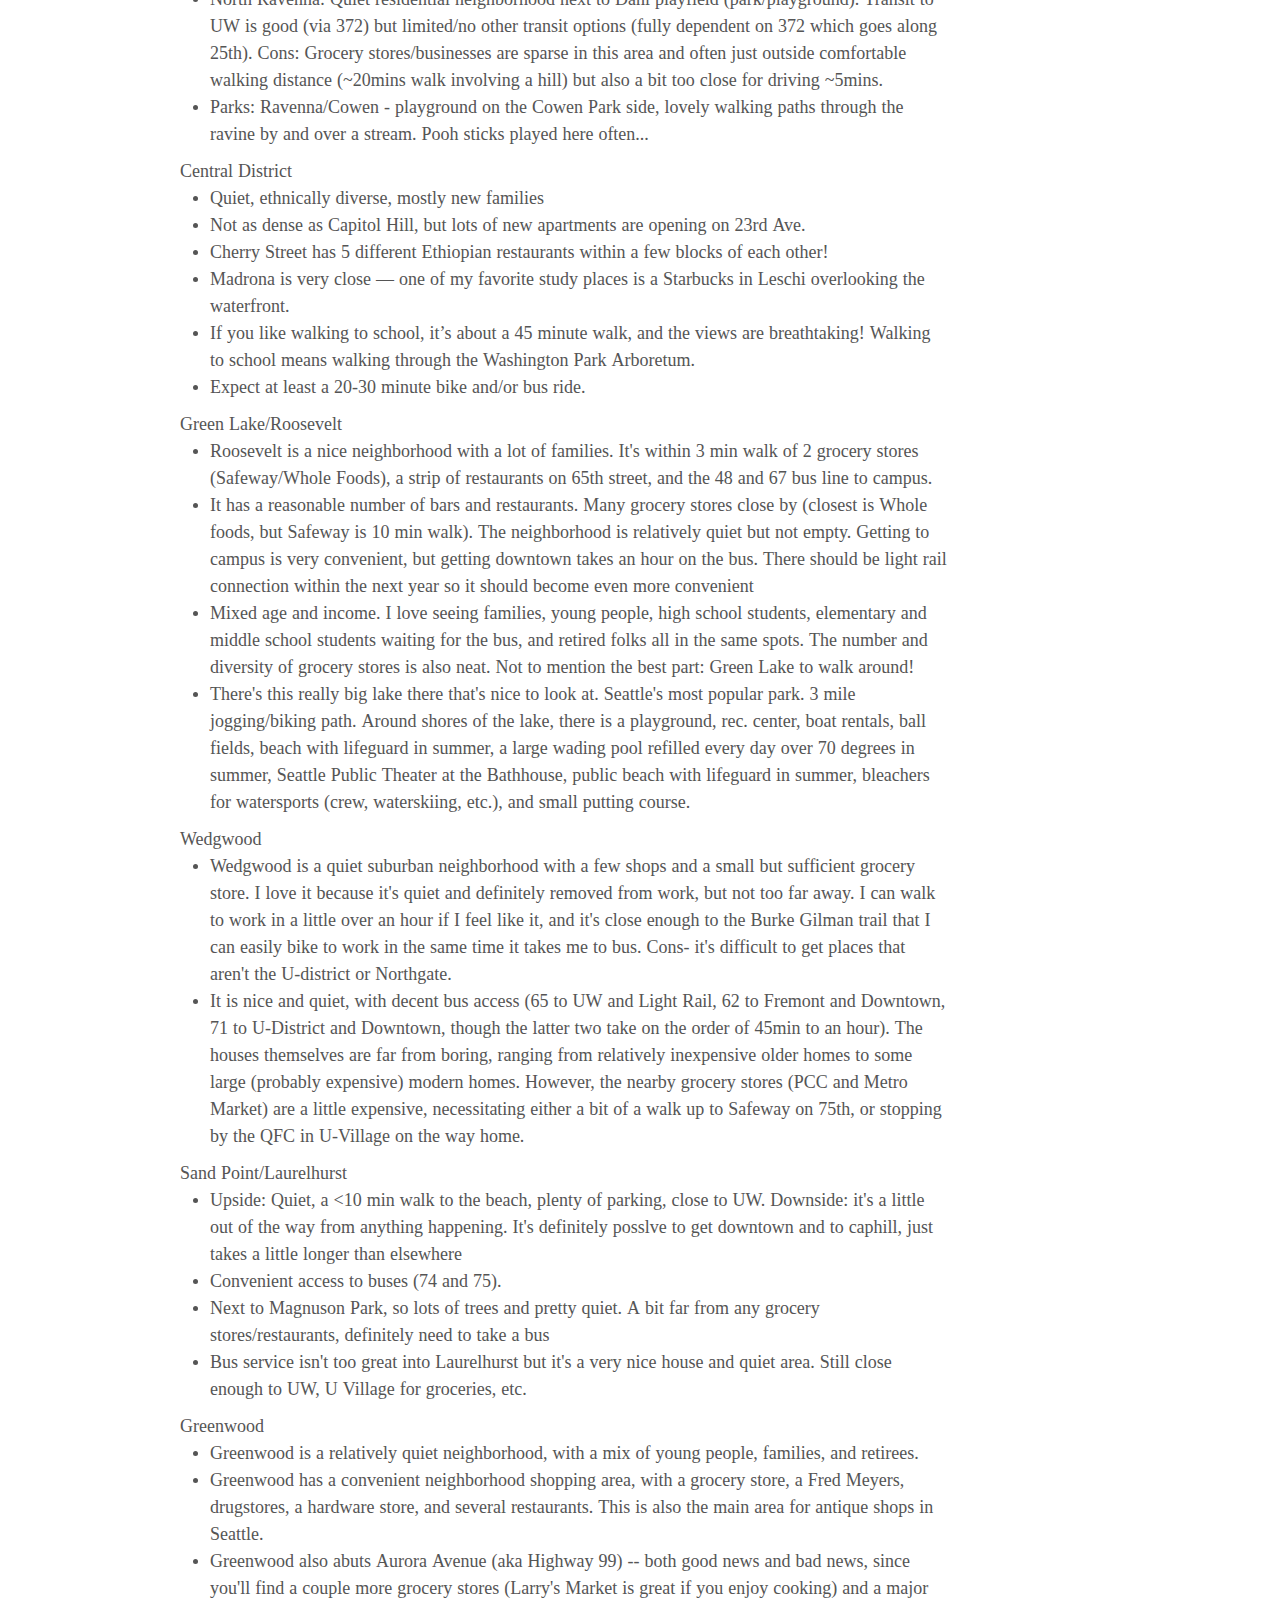
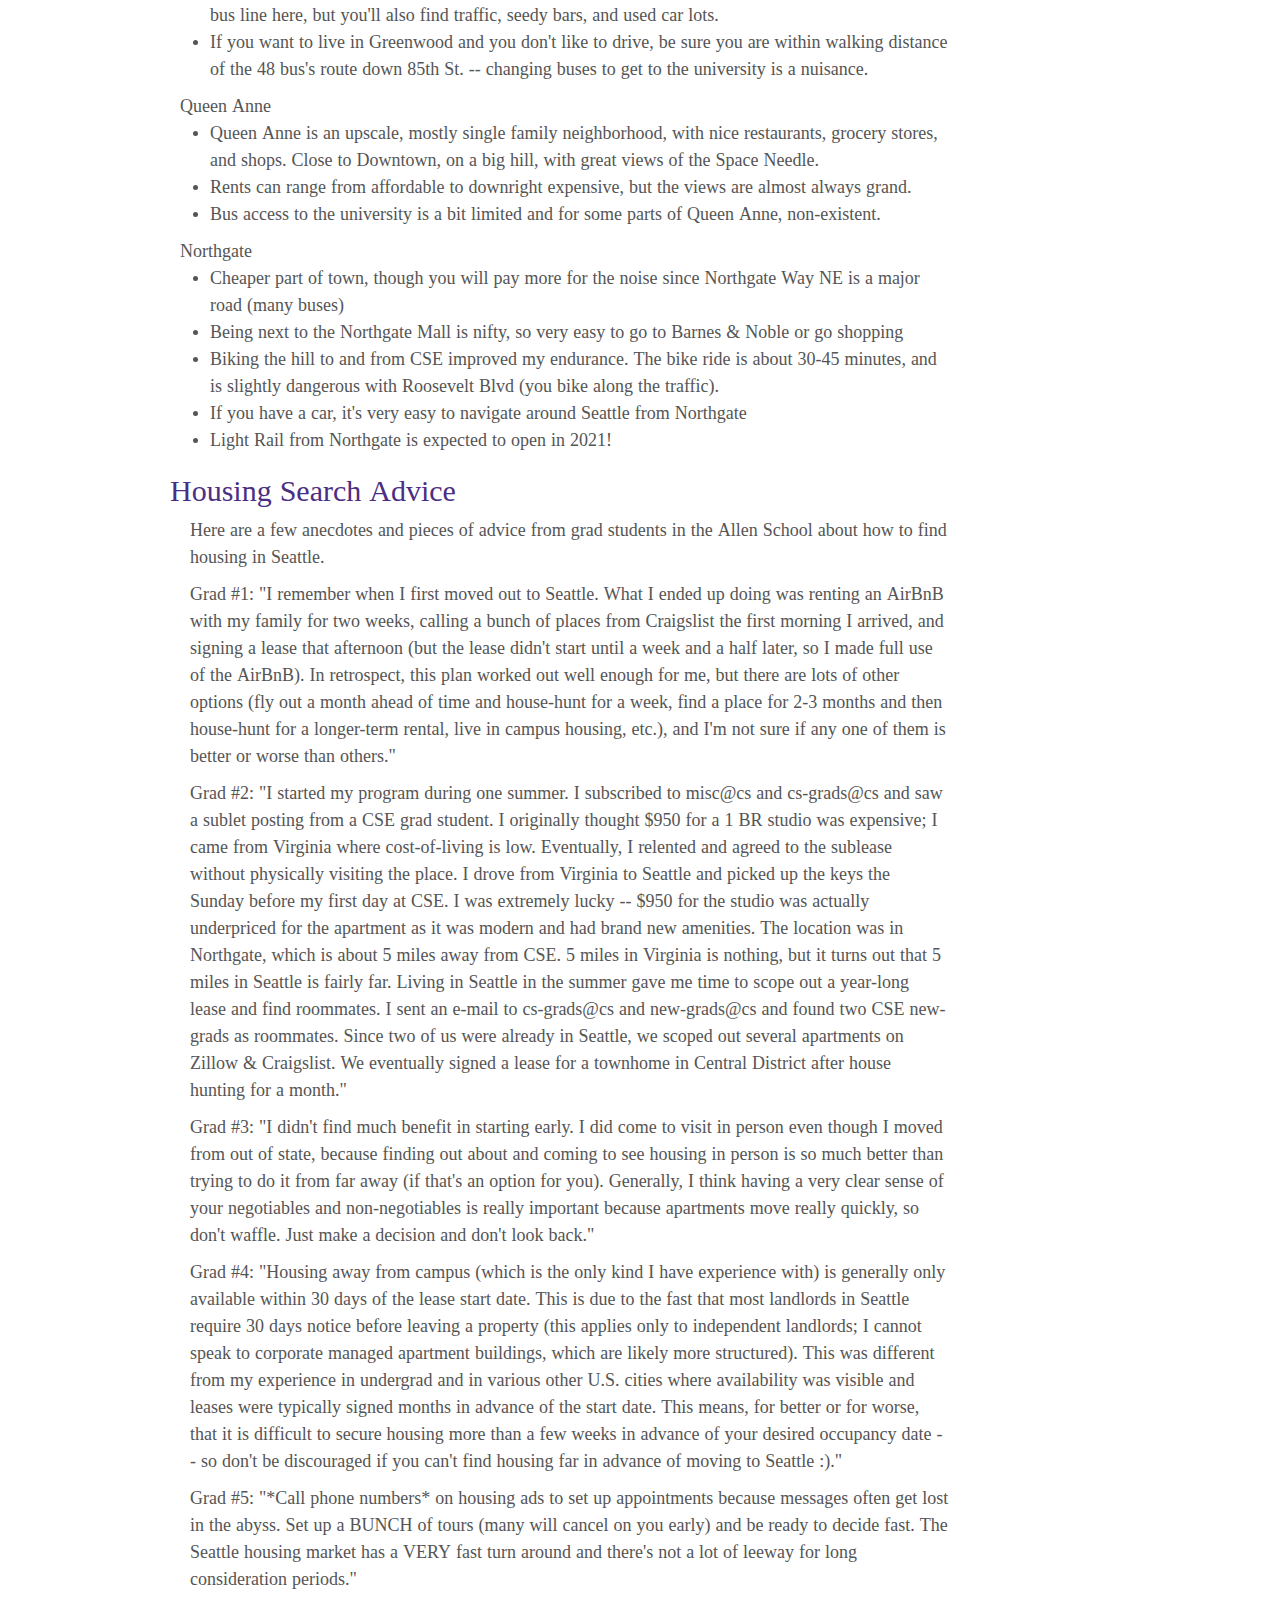
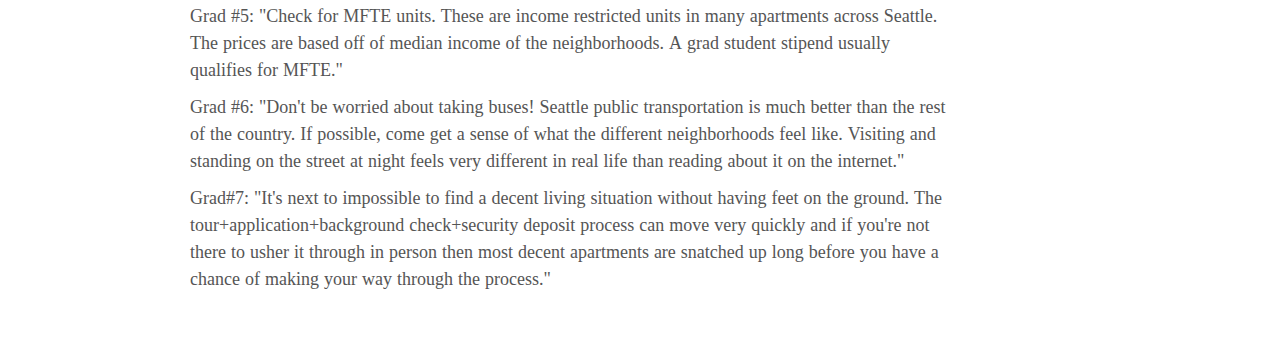
<file: 2020.html>
<!DOCTYPE html>
<html lang="en">
<head>
  <meta charset="utf-8">
  <meta http-equiv="X-UA-Compatible" content="IE=edge">
  <meta name="viewport" content="width=device-width, initial-scale=1">
  <meta name="description" content="">
  <meta name="author" content="">
  <link rel="shortcut icon" href="./assets/ico/favicon.ico">

  <title>UW CSE Housing Info</title>

  <!-- Bootstrap core CSS -->
  <link href="./css/bootstrap.min.css" rel="stylesheet">

  <!-- Custom styles for this template -->
  <link href="./css/blog.css" rel="stylesheet">
  <link href="./css/housing.css" rel="stylesheet">

  <!-- Font Awesome -->
  <link rel="stylesheet" href="./font-awesome/css/font-awesome.min.css">
</head>

<body>
  <div class="container">
    <div class="blog-header">
    </div>

    <div class="row">
      <div class="col-md-10 blog-main">


        <div class="blog-post">
          <h2 class="blog-post-title">Allen School Grad Student Housing Information</h2>

          <p class="text">Last Updated: January 30, 2020<br />
            Previously maintained by: <a href="http://homes.cs.washington.edu/~ericzeng/">Eric Zeng</a>
            (<a href="mailto:ericzeng@cs.washington.edu">ericzeng@cs.washington.edu</a>).
          </p>

          <p class="text">
            <a href="index.html"><b>Click here for the most up-to-date version of the housing info page.</b></a>
          </p>

            <!-- <p class="text">This page is publicly available on <a href="https://github.com/carlodelmundo/cse-housing">Github</a>. Contributions welcome.</p> -->
            <p class="text" id="top">I. <a href="#faq">Frequently Asked Questions</a>
              <ul>
                <li><a href="#q_1">How much does an Allen School grad spend on rent per month?</a></li>
                <li><a href="#q_2">Where does everyone live?</a></li>
                <li><a href="#q_3">What is the housing process like?</a></li>
                <li><a href="#q_4">When should I start apartment hunting?</a></li>
                <li><a href="#q_5">What about graduate student dorms?</a></li>
                <li><a href="#q_6">Where can I find roommates?</a></li>
                <li><a href="#q_7">How do I find the best deals?</a></li>
                <li><a href="#q_8">What is on the standard lease?</a></li>
                <li><a href="#q_9">Do I need a car to live in Seattle?</a></li>
                <li><a href="#q_10">How is public transportation in Seattle?</a></li>
                <li><a href="#q_11">What is the biking situation in Seattle?</a></li>
                <li><a href="#q_12">Is there air conditioning (A/C) in apartments? What about heating?</a></li>
              </ul>
            </p>

            <p class="text">II. <a href="#rent_survey_results">Rent Survey Results</a></p>

            <p class="text">III. <a href="#deciding_where_to_live">Deciding Where To Live</a></p>
            <p class="text">IV. <a href="#advice">Housing Search Advice</a></p>

            <h2 class="blog-post-title" id="faq">Frequently Asked Questions</h2>


            <p class="faq_question" id="q_1">
              How much does a typical Allen School PhD student spend on rent per month? (<a href="#top">top</a>)
            </p>
            <p class="faq_answer">
              As of January, the mean rent paid by PhD students in the Allen
              School is $1160/month. Detailed statistics are available
              <a href="#rent_survey_results">here</a>.
            </p>

            <p class="faq_question" id="q_2">Where does everyone live? (<a href="#top">top</a>) </p>

            <p class="faq_answer">The most popular neighborhoods are (in decreasing popularity):

              <ul>
                <li>University District</li>
                <li>Capitol Hill</li>
                <li>Ravenna</li>
                <li>Wallingford</li>
                <li>Roosevelt/Green Lake</li>
                <li>Sand Point/Laurelhurst</li>
              </ul>

              <p class="faq_question" id="q_3">What is the housing process like? (<a href="#top">top</a>) </p>
              <p class="faq_answer">
                You can find listings for housing on sites such as Zillow,
                Craigslist, PadMapper, or aPodment.com, and contact the listing
                agent (or landlord directly). The listing agent (or landlord)
                gets back to you with a time to visit the listing.
                Once you visit the listing and would like to move forward with
                the process, you pay a non-refundable application fee of $40.
                The application consists of a background and credit check.
                The agent (or landlord) will filter applications based on the
                application. If the agent moves forward with your application,
                you and the agent (or landlord) sign a lease and the keys are
                delivered to you!
              </p>

              <p class="faq_question" id="q_4">
                When should I start apartment hunting? (<a href="#top">top</a>)
              </p>
              <p class="faq_answer">
                The best strategy is to look as soon as possible. The busiest
                times usually peaks on August 10th because of the projected
                move-in date of September 1st. Since UW does not start until
                mid- to late- September, most of the students prefer to start
                their lease period by September 1st. Existing tenants only have
                to give 20 days notice, so landlords are only guaranteed to know
                about vacancies that far in advance. This means that the best
                time to look for new places is just after the 10th of the month
                before you want your lease to start.
              </p>
              <p class="faq_answer">
                It’s typically very stressful as a potential renter. It is a
                landlord’s market in Seattle, meaning that there is a huge
                supply of renters with limited rental inventory. Each listing
                receives many inquiries and landlord’s receive multiple rental
                applications per listing. The window for applying for housing is
                typically short. Within a week of a rental listing, multiple
                offers are submitted and selected by the landlord. If you find
                a place you like, contact the landlord, visit the place, and
                sign the lease as soon as possible!
              </p>

              <p class="faq_question" id="q_5">What about graduate student dorms? (<a href="#top">top</a>)  </p>
              <p class="faq_answer">
                UW-managed graduate student dorms and apartments can be found
                <a href="https://hfs.uw.edu/Live/Graduate-Student-Apartments">here</a>.
                Historically, rates range from $1080 to $1400 a month depending
                on the housing configuration (e.g., 1BR, 2BR). Some benefits
                of on-campus housing are that they are very close to campus,
                and are furnished.
              </p>

              <p class="faq_question" id="q_6">
                Where can I find roommates? (<a href="#top">top</a>) </p>
              <p class="faq_answer">
                Finding other grad students (inside or outside of CSE) to live
                with can be very helpful for lowering costs.
                If you're affiliated with the Paul G. Allen School of Computer
                Science at the University of Washington, try e-mailing
                <a href="mailto:cs-grads@cs.washington.edu ">cs-grads@cs.washington.edu</a>
                to see if others are looking for roommates.
                <a href="mailto:misc@cs.washington.edu ">misc@cs.washington.edu</a>
                is also a great mailing list (and typically subscribed to by
                faculty and staff in addition to grads). The incoming new-grads
                (at <a href="mailto:new-grads@cs.washington.edu">new-grads@cs.washington.edu</a>)
                is a great place to search for roommates for the upcoming Autumn quarter.
              </p>
              <p class="faq_answer">
                On Facebook, you can join these two UW specific groups:
                <a href="https://www.facebook.com/groups/445293202296621/">
                University of Washington (UW) Housing, Sublets & Roommates</a>
                and <a href="https://www.facebook.com/groups/housinguw/">Washington Housing</a>.
                When browsing these sites, please be cautious of scams!
              </p>

              <p class="faq_question" id="q_7">
                How do I find the best deals? (<a href="#top">top</a>) </p>
              <p class="faq_answer">
                The best way is to consistently monitor Zillow or Craigslist,
                as good deals will appear very briefly before they are rented out.
                The best deals usually occur during off-rental months
                (such as December-April). The demand is much lower during this
                time, but the number of units on the market will also be less.
              </p>

              <p class="faq_question" id="q_8">What is on the standard lease? (<a href="#top">top</a>) </p>
              <p class="faq_answer">
                Leases are typically year-to-year, and contracts tend to default
                to month-to-month, thereafter. It’s very common that after your
                lease that the landlord may increase the cost of rent.
              </p>

              <p class="faq_question" id="q_9">Do I need a car to live in Seattle?</p>
              <p class="faq_answer">
                In general, no. Many people in the Allen School and the city live
                car-free. The UW campus is very accessible by public
                transportation and bike infrastructure. Popular neighborhoods
                such as Capitol Hill, the University District, Fremont, Roosevelt,
                and Wallingford are dense (for Seattle) and walkable - many
                amenities like restaurants, parks, and other services are within
                walking distance.
              </p>
              <p class="faq_answer">
                However, many students do choose to own cars, which are helpful
                for making cross-city trips, doing activities in the surrounding
                wilderness like hiking and skiing, or if you want to live in the
                more suburban neighborhoods farther from Campus. Note
                that street parking in the inner neighborhoods like Capitol Hill
                is often difficult to find, and may require a paid permit.
              </p>

              <p class="faq_question" id="q_10">
                How is public transportation in Seattle? (<a href="#top">top</a>)
              </p>
              <p class="faq_answer">
                Seattle has two main modes of public transportation: light rail
                and bus. You can see an overview of the system
                <a href="https://seattletransitmap.com/view/">here</a>.
              </p>
              <p class="faq_answer">
                The Link Light Rail system connects the UW campus with Capitol
                Hill, Downtown, South Seattle, and the airport.
                The light rail is very fast and runs mostly on underground/elevated
                tracks. Many students live in Capitol Hill and commute via light
                rail, and other neighborhoods like Beacon Hill and Columbia
                City are also possibilities. The light rail system is rapidly
                expanding, and new stops will open in the University District,
                Roosevelt, and Northgate in 2021, and in the Central District
                and the Eastside in 2023.
              </p>
              <p class="faq_answer">
                Seattle also has great bus service that covers the rest of the city,
                operated by King County Metro. In core neighborhoods, buses run
                frequently, every 15 minutes or faster. Except on certain buses
                at rush hour (usually downtown buses), buses are often uncrowded
                and move quickly.
              </p>

              <p class="faq_question" id="q_11">What is the biking situation in Seattle? (<a href="#top">top</a>) </p>
              <p class="faq_answer">
                Seattle can be wet and hilly in places, but many of us commute
                via bike and use bikes to get around!
              </p>
              <p class="faq_answer">
                There are some good pieces of bike infrastructure around to make
                biking easier and safer. The Burke-Gilman
                trail is a great bike/pedestrian trail that links many
                neighborhoods with Seattle, including Ballard, Fremont, Wallingford,
                the U-District, Sandpoint, and more. There are
                protected bike lanes on certain thoroughfares, such as Broadway
                in Capitol Hill, and Roosevelt in the U-District that make it
                safer to ride on the street. However, outside of protected
                corridors, you may have to share the road with cars, which can
                be dangerous on fast moving streets. You can view the city bike
                network
                <a href="http://seattlecitygis.maps.arcgis.com/apps/webappviewer/index.html?id=a24b25c3142c49e194190d6a888d97e3">here</a>.
              </p>


              <p class="faq_question" id="q_12">Is there air conditioning (A/C) in apartments? What about heating?(<a href="#top">top</a>)</p>
              <p class="faq_answer">
                Air conditioning is not usually built into housing in Seattle,
                especially older housing. To stay cool during the summer, it's
                common to use a box fan to pull cool air from the outside at
                night. Most of the heating is forced air; heaters are typically
                per room or per area (instead of a central furnace).
              </p>

              <h2 class="blog-post-title" id="rent_survey_results">Grad Housing Survey Results</h2>

              <p class="text">
                We conducted a survey of Allen School PhD students in January
                2020, asking about where they lived, and how much they paid
                in rent. We received 120 responses, or about 40% of the student
                body.
              </p>

              <h3>Rent</h3>
              <p class="text">
                The mean rent paid by respondents was $1160, with a median of
                $1128, and interquartile range of $943-$1340
                (25th percentile-75th percentile).
                Though rent is higher in units with fewer bedrooms, most opt to
                live in studio to 2 bedroom units. Especially in 1 bedroom units,
                the cost is offset by sharing a room with a roommate or partner.
              </p>
              <br />

              <div id="figures">
                <figure>
                  <center>
                    <img src="images/2020-rent.png" id="boxplot"></img>
                  </center>
                  <figcaption>
                    <center>
                      Distribution of monthly rent paid by grad students,
                      by unit size and whether they share a bedroom with
                      another resident.
                    </center>
                  </figcaption>
                </figure>

                <figure>
                  <center>
                    <img src="images/2020-rooms.png" id="rooms"></img>
                  </center>
                  <figcaption>
                    <center>
                      Count of grad students living in different sizes of
                      units.
                    </center>
                  </figcaption>
                </figure>
              </div>

              <h3>Locations</h3>
              <img src="images/2020-neighborhoods.svg" id="neighborhoods"></img>
              <p class="text">
                Grad students are distributed fairly widely across the city,
                but among our survey respondents, most are clustered in neighborhoods
                nearby campus: the University District, Capitol Hill,
                Ravenna, Wallingford, and Roosevelt.
              </p>
              <p class="text">
                Note that the data on the map is not comprehensive!
                Grad students are also known to have lived in Queen Anne and
                South Lake Union, and in greater quantities in Fremont, Ballard,
                Sand Point, and the Central District. One respondent, not pictured
                on the map, lives in Bellevue, across Lake Washington.
              </p>

              <br />

              <h2 class="blog-post-title" id="deciding_where_to_live">Deciding Where To Live</h2>

              <p class="text">Here’s a few words (from past and current grads) about each of the neighborhoods.</p>

              <p class="text">University District</p>
              <ul>
                <li>It's a very student-oriented area - the Ave (University Way) has a lot of food on it, there's good shopping opportunities nearby, etc., which are in a student-like price range. Being able to walk or take a short bus trip to work is very useful for me - I'm close enough that going to work isn't a huge production, but far away enough that I can relax at home.</li>
                <li>Excellent bus access. The University transit center is at NE Campus Parkway. Buses lead to all parts of the city.</li>
                <li>Parts of the Ave get sketchy late at night. There are occasionally noisy undergrads around. But generally a fine neighborhood, I really like being within walking distance of campus.</li>
                <li>I like quiet and so I've stayed away from the neighborhood between 15th and 22nd Ave, and 45th and 52nd St. Pretty much anything outside of that rectangle is fine for quiet lovers and certainly not far for walking or biking. I'd recommend not dropping below 45th St. - it tends to be noisier and more crowded there than, say, above 50th St.</li>
              </ul>

              <p class="text">Capitol Hill</p>
              <ul>
                <li>I love Cap Hill! I'm in the quieter 15th Ave district which is a great neighborhood. I love being able to walk to grocery stores, bars, breweries, cafes and get around without a car.</li>
                <li>Capitol Hill! [expletive] LOVE IT. I come from a city of 10 million people, so seeing people is very important to me. Cap Hill offers lots of people, majority of whom are very interesting to spend an afternoon watching :) I love the fact that there are very cool dance venues nearby, bookshops with cats, plenty of bus connectivity, fancy schmancy grocery stores like Central Co op where I can go and test the overpriced cosmetics for free, plenty of parks to have picnics/walks in, great distance from SPL, great views of the mountains and water in the horizon. It's a treat to live in, and I never stop thinking of how privileged I am to be able to live in the most liberal neighbourhood of the most liberal city in the world. Love it, will bawl my eyes out when I have to graduate and move to a new city.</li>
                <li>The northern part of Capitol Hill is quiet and doesn't seem to have as much noise as people from the southern part complain about. But there are still lots of grocery stores, shops, restaurants, and other things nearby. I also really love being so close to the public library and post office. It seems to be an area with lots of young folks, which I like. ... It's also so easy to get around because of the light rail - getting to campus and downtown is so insanely fast and I love not having to wait for buses.</li>
                <li>Great! Walkable to busy areas and light rail, but otherwise quiet with a few shops and restaurants and quick access to multiple parks. There are many grad students who live in this area because it's proximity to both bus to UW and downtown Cap Hill area.</li>
              </ul>

              <p class="text">Eastlake</p>
              <ul>
                <li>Eastlake is a very cozy, friendly part of Seattle. There are dogs, restaurants, and views a plenty. However, it certainly feels a bit removed from the rest of Seattle because of I5 and Lake Union limiting the ways out of it.</li>
                <li>Close to campus and easy to walk (~30 minutes). Also easy to bus in on the 70.</li>
                <li>Quiet and undergraduate-free (although this might be cause and effect).</li>
                <li>Only one small local grocery in walking distance (Pete's Market). To get to larger markets (QFC, Safeway, Whole Foods), you have to take a bus.</li>
              </ul>

              <p class="text">Wallingford</p>
              <ul>
                <li>Lots of families and "normal" people, so I don't feel like I'm in school all the time. I love being able to walk to the grocery store, bars, and restaurants. Still very convenient to get to campus.</li>
                <li>Lots of shops around 45th street. Practically a sushi restaurant per block.</li>
                <li>Feels very residential and safe, and a quick commute to school, but can be inconvenient to go to certain downtown areas depending on where in wallingford you are.</li>
                <li>A medium size QFC grocery (regularly shopped at by Dave Matthews) and a Bartell Drugs pharmacy are easily accessible.</li>
                <li>Parks: Gasworks, Wallingford, Meridian. Wallingford Park has a great playground and a medium-sized wading pool filled every day over 70 degrees in the summer.</li>
              </ul>

              <p class="text">Fremont</p>
              <ul>
                <li>Fremont is nice, plenty of bars and restaurants close by, and right on the Burke-Gilman trail. Not as hip as Cap Hill, but quieter and cleaner.</li>
                <li>A fun part of town. Lots of shops and restaurants, plus good bus access to both downtown (5, 26, 28) and UW (31,3 2).</li>
                <li>Where else can you live near both Lenin and a giant troll?</li>
                <li>One full-size grocery store: the PCC.</li>
                <li>Some reasons why Fremont is awesome: far enough from campus that you can forget you're a student, close enough to campus to bike, two direct bus lines to campus (10 minute ride), beeline to downtown (5 minutes drive, 10-15 minutes by bus)</li>
                <li>Some reasons why Fremont is not awesome: rents a little higher than other places, may be too yuppie for some, can be noisy.</li>
                <li>Nearby parks: walking distance to Gasworks on Lake Union, and a new small park in old empty lot on 35th.</li>
              </ul>
              <p class="text">Ravenna</p>
              <ul>
                <li>Ravenna is great! It's convenient to commute to Udub but also has its own character. It's also pretty quiet. There are a lot of nice coffee shops and restaurants near by, and Greenlake is close as well!</li>
                <li>North Ravenna: Quiet residential neighborhood next to Dahl playfield (park/playground). Transit to UW is good (via 372) but limited/no other transit options (fully dependent on 372 which goes along 25th). Cons: Grocery stores/businesses are sparse in this area and often just outside comfortable walking distance (~20mins walk involving a hill) but also a bit too close for driving ~5mins.</li>
                <li>Parks: Ravenna/Cowen - playground on the Cowen Park side, lovely walking paths through the ravine by and over a stream. Pooh sticks played here often...</li>
              </ul>

              <p class="text">Central District</p>
              <ul>
                <li>Quiet, ethnically diverse, mostly new families</li>
                <li>Not as dense as Capitol Hill, but lots of new apartments are opening on 23rd Ave.</li>
                <li>Cherry Street has 5 different Ethiopian restaurants within a few blocks of each other!</li>
                <li>Madrona is very close — one of my favorite study places is a Starbucks in Leschi overlooking the waterfront.</li>
                <li>If you like walking to school, it’s about a 45 minute walk, and the views are breathtaking! Walking to school means walking through the Washington Park Arboretum.</li>
                <li>Expect at least a 20-30 minute bike and/or bus ride.</li>
              </ul>
              <p class="text">Green Lake/Roosevelt</p>
              <ul>
                <li>Roosevelt is a nice neighborhood with a lot of families. It's within 3 min walk of 2 grocery stores (Safeway/Whole Foods), a strip of restaurants on 65th street, and the 48 and 67 bus line to campus. </li>
                <li>It has a reasonable number of bars and restaurants. Many grocery stores close by (closest is Whole foods, but Safeway is 10 min walk). The neighborhood is relatively quiet but not empty. Getting to campus is very convenient, but getting downtown takes an hour on the bus. There should be light rail connection within the next year so it should become even more convenient</li>
                <li>Mixed age and income. I love seeing families, young people, high school students, elementary and middle school students waiting for the bus, and retired folks all in the same spots. The number and diversity of grocery stores is also neat. Not to mention the best part: Green Lake to walk around!</li>
                <li>There's this really big lake there that's nice to look at. Seattle's most popular park. 3 mile jogging/biking path. Around shores of the lake, there is a playground, rec. center, boat rentals, ball fields, beach with lifeguard in summer, a large wading pool refilled every day over 70 degrees in summer, Seattle Public Theater at the Bathhouse, public beach with lifeguard in summer, bleachers for watersports (crew, waterskiing, etc.), and small putting course.</li>
              </ul>
              <p class="text">Wedgwood</p>
              <ul>
                <li>Wedgwood is a quiet suburban neighborhood with a few shops and a small but sufficient grocery store. I love it because it's quiet and definitely removed from work, but not too far away. I can walk to work in a little over an hour if I feel like it, and it's close enough to the Burke Gilman trail that I can easily bike to work in the same time it takes me to bus. Cons- it's difficult to get places that aren't the U-district or Northgate.</li>
                <li>It is nice and quiet, with decent bus access (65 to UW and Light Rail, 62 to Fremont and Downtown, 71 to U-District and Downtown, though the latter two take on the order of 45min to an hour). The houses themselves are far from boring, ranging from relatively inexpensive older homes to some large (probably expensive) modern homes.
                  However, the nearby grocery stores (PCC and Metro Market) are a little expensive, necessitating either a bit of a walk up to Safeway on 75th, or stopping by the QFC in U-Village on the way home.</li>
              </ul>

              <p class="text">Sand Point/Laurelhurst</p>
              <ul>
                <li>Upside: Quiet, a &lt;10 min walk to the beach, plenty of parking, close to UW. Downside: it's a little out of the way from anything happening. It's definitely posslve to get downtown and to caphill, just takes a little longer than elsewhere</li>
                <li>Convenient access to buses (74 and 75).</li>
                <li>Next to Magnuson Park, so lots of trees and pretty quiet. A bit far from any grocery stores/restaurants, definitely need to take a bus </li>
                <li>Bus service isn't too great into Laurelhurst but it's a very nice house and quiet area. Still close enough to UW, U Village for groceries, etc.</li>
              </ul>
              <p class="text">Greenwood</p>
              <ul>
                <li>Greenwood is a relatively quiet neighborhood, with a mix of young people, families, and retirees.</li>
                <li>Greenwood has a convenient neighborhood shopping area, with a grocery store, a Fred Meyers, drugstores, a hardware store, and several restaurants. This is also the main area for antique shops in Seattle.</li>
                <li>Greenwood also abuts Aurora Avenue (aka Highway 99) -- both good news and bad news, since you'll find a couple more grocery stores (Larry's Market is great if you enjoy cooking) and a major bus line here, but you'll also find traffic, seedy bars, and used car lots.</li>
                <li>If you want to live in Greenwood and you don't like to drive, be sure you are within walking distance of the 48 bus's route down 85th St. -- changing buses to get to the university is a nuisance.</li>
              </ul>
              <p class="text">Queen Anne</p>
              <ul>
                <li>Queen Anne is an upscale, mostly single family neighborhood, with nice restaurants, grocery stores, and shops. Close to Downtown, on a big hill, with great views of the Space Needle.</li>
                <li>Rents can range from affordable to downright expensive, but the views are almost always grand.</li>
                <li>Bus access to the university is a bit limited and for some parts of Queen Anne, non-existent.</li>
              </ul>
              <p class="text">Northgate</p>
              <ul>
                <li>Cheaper part of town, though you will pay more for the noise since Northgate Way NE is a major road (many buses)</li>
                <li>Being next to the Northgate Mall is nifty, so very easy to go to Barnes & Noble or go shopping</li>
                <li>Biking the hill to and from CSE improved my endurance. The bike ride is about 30-45 minutes, and is slightly dangerous with Roosevelt Blvd (you bike along the traffic).</li>
                <li>If you have a car, it's very easy to navigate around Seattle from Northgate</li>
                <li>Light Rail from Northgate is expected to open in 2021!</li>
              </ul>

              <h2 id="advice">Housing Search Advice</h2>
              <p class="faq_answer">Here are a few anecdotes and pieces of advice from grad students in the Allen School about how to find housing in Seattle.</p>
              <p class="faq_answer">Grad #1: "I remember when I first moved out to Seattle. What I ended up doing was renting an AirBnB with my family for two weeks, calling a bunch of places from Craigslist the first morning I arrived, and signing a lease that afternoon (but the lease didn't start until a week and a half later, so I made full use of the AirBnB). In retrospect, this plan worked out well enough for me, but there are lots of other options (fly out a month ahead of time and house-hunt for a week, find a place for 2-3 months and then house-hunt for a longer-term rental, live in campus housing, etc.), and I'm not sure if any one of them is better or worse than others."</p>
              <p class="faq_answer">Grad #2: "I started my program during one summer. I subscribed to misc@cs and cs-grads@cs and saw a sublet posting from a CSE grad student. I originally thought $950 for a 1 BR studio was expensive; I came from Virginia where cost-of-living is low. Eventually, I relented and agreed to the sublease without physically visiting the place. I drove from Virginia to Seattle and picked up the keys the Sunday before my first day at CSE. I was extremely lucky -- $950 for the studio was actually underpriced for the apartment as it was modern and had brand new amenities. The location was in Northgate, which is about 5 miles away from CSE. 5 miles in Virginia is nothing, but it turns out that 5 miles in Seattle is fairly far. Living in Seattle in the summer gave me time to scope out a year-long lease and find roommates. I sent an e-mail to cs-grads@cs and new-grads@cs and found two CSE new-grads as roommates. Since two of us were already in Seattle, we scoped out several apartments on Zillow & Craigslist. We eventually signed a lease for a townhome in Central District after house hunting for a month."</p>
              <p class="faq_answer">Grad #3: "I didn't find much benefit in starting early. I did come to visit in person even though I moved from out of state, because finding out about and coming to see housing in person is so much better than trying to do it from far away (if that's an option for you). Generally, I think having a very clear sense of your negotiables and non-negotiables is really important because apartments move really quickly, so don't waffle. Just make a decision and don't look back."</p>
              <p class="faq_answer">Grad #4: "Housing away from campus (which is the only kind I have experience with) is generally only available within 30 days of the lease start date. This is due to the fast that most landlords in Seattle require 30 days notice before leaving a property (this applies only to independent landlords; I cannot speak to corporate managed apartment buildings, which are likely more structured). This was different from my experience in undergrad and in various other U.S. cities where availability was visible and leases were typically signed months in advance of the start date. This means, for better or for worse, that it is difficult to secure housing more than a few weeks in advance of your desired occupancy date -- so don't be discouraged if you can't find housing far in advance of moving to Seattle :)."</p>
              <p class="faq_answer">Grad #5: "*Call phone numbers* on housing ads to set up appointments because messages often get lost in the abyss. Set up a BUNCH of tours (many will cancel on you early) and be ready to decide fast. The Seattle housing market has a VERY fast turn around and there's not a lot of leeway for long consideration periods."</p>
              <p class="faq_answer">Grad #5: "Check for MFTE units. These are income restricted units in many apartments across Seattle. The prices are based off of median income of the neighborhoods. A grad student stipend usually qualifies for MFTE."</p>
              <p class="faq_answer">Grad #6: "Don't be worried about taking buses! Seattle public transportation is much better than the rest of the country.
                If possible, come get a sense of what the different neighborhoods feel like. Visiting and standing on the street at night feels very different in real life than reading about it on the internet."</p>
              <p class="faq_answer">Grad#7: "It's next to impossible to find a decent living situation without having feet on the ground. The tour+application+background check+security deposit process can move very quickly and if you're not there to usher it through in person then most decent apartments are snatched up long before you have a chance of making your way through the process."</p>
              </div><!-- /.blog-post -->
            </div><!-- /.blog-main -->
          </div><!-- /.row -->
        </div><!-- /.container -->

    <!-- Bootstrap core JavaScript
      ================================================== -->
      <!-- Placed at the end of the document so the pages load faster -->
      <script src="https://ajax.googleapis.com/ajax/libs/jquery/1.11.0/jquery.min.js"></script>
      <script src="./js/bootstrap.min.js"></script>
      <script src="./js/docs.min.js"></script>
    </body>
    </html>
</file>
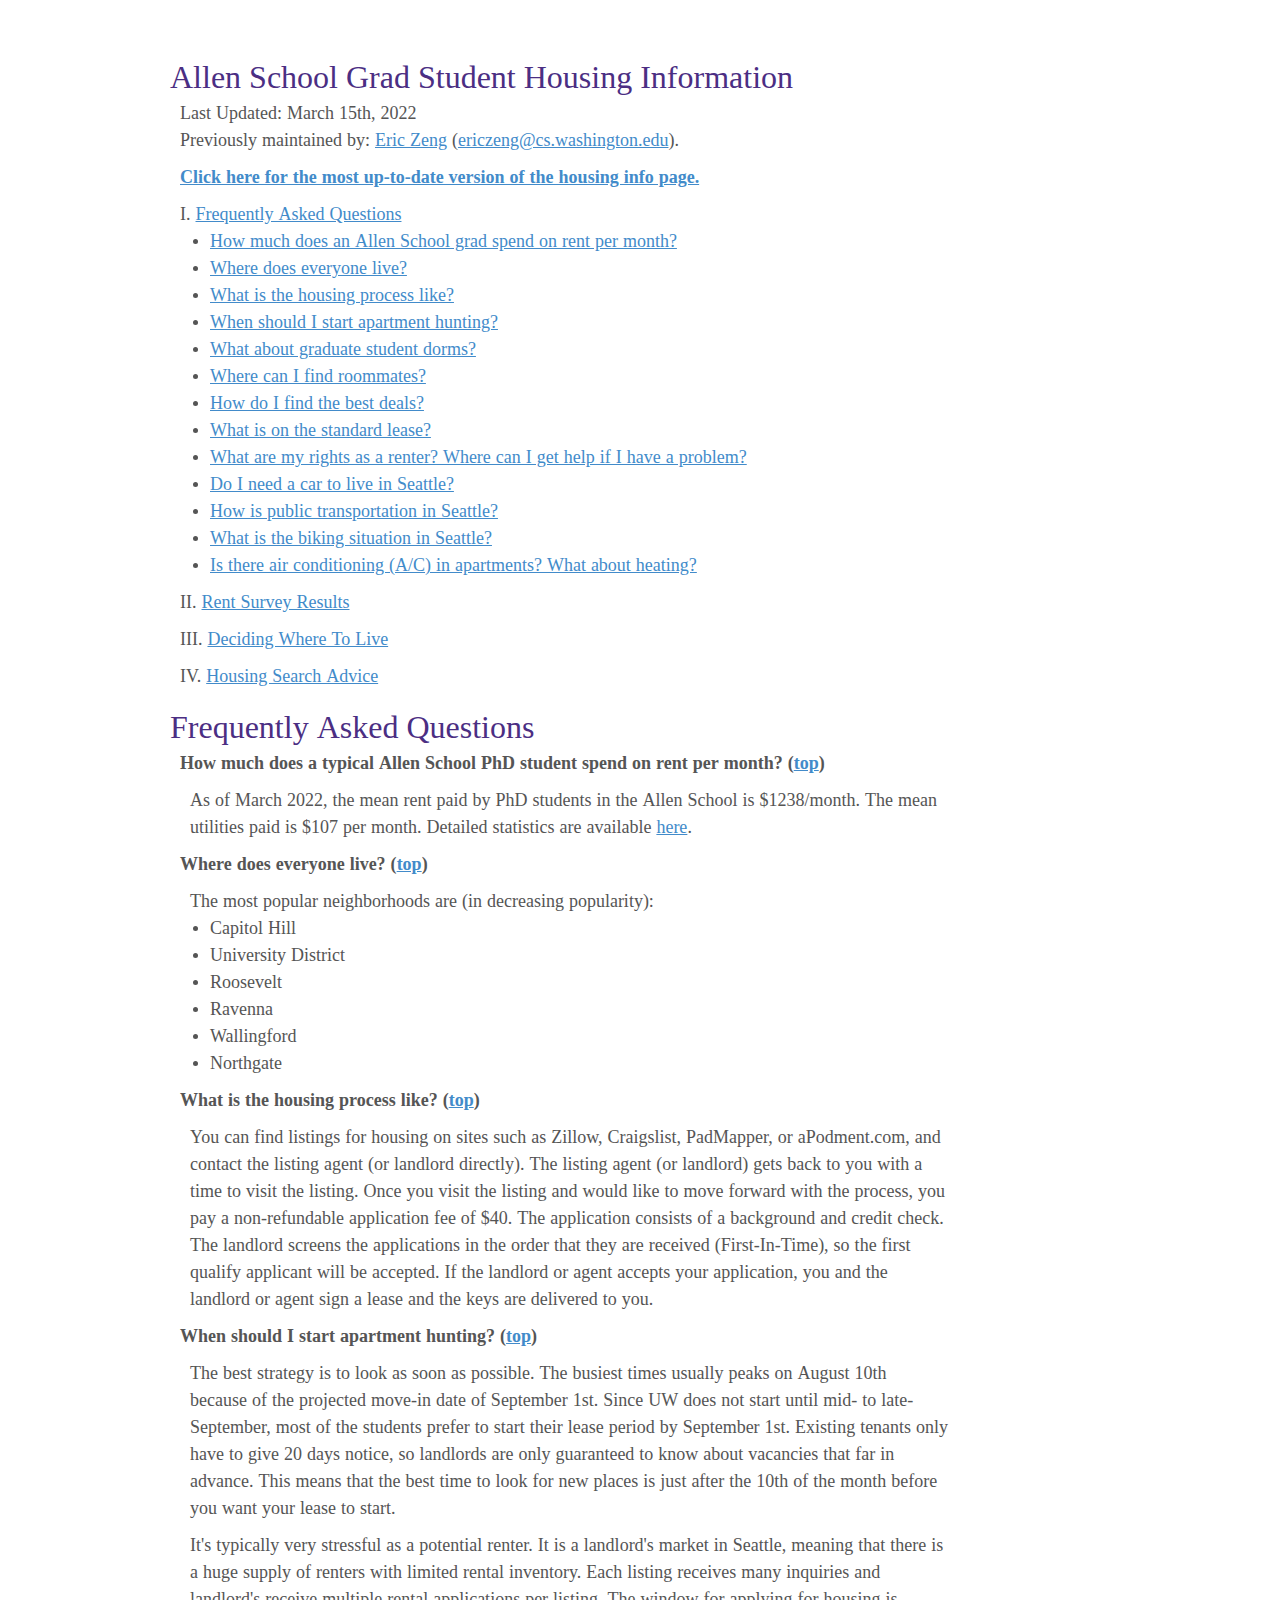
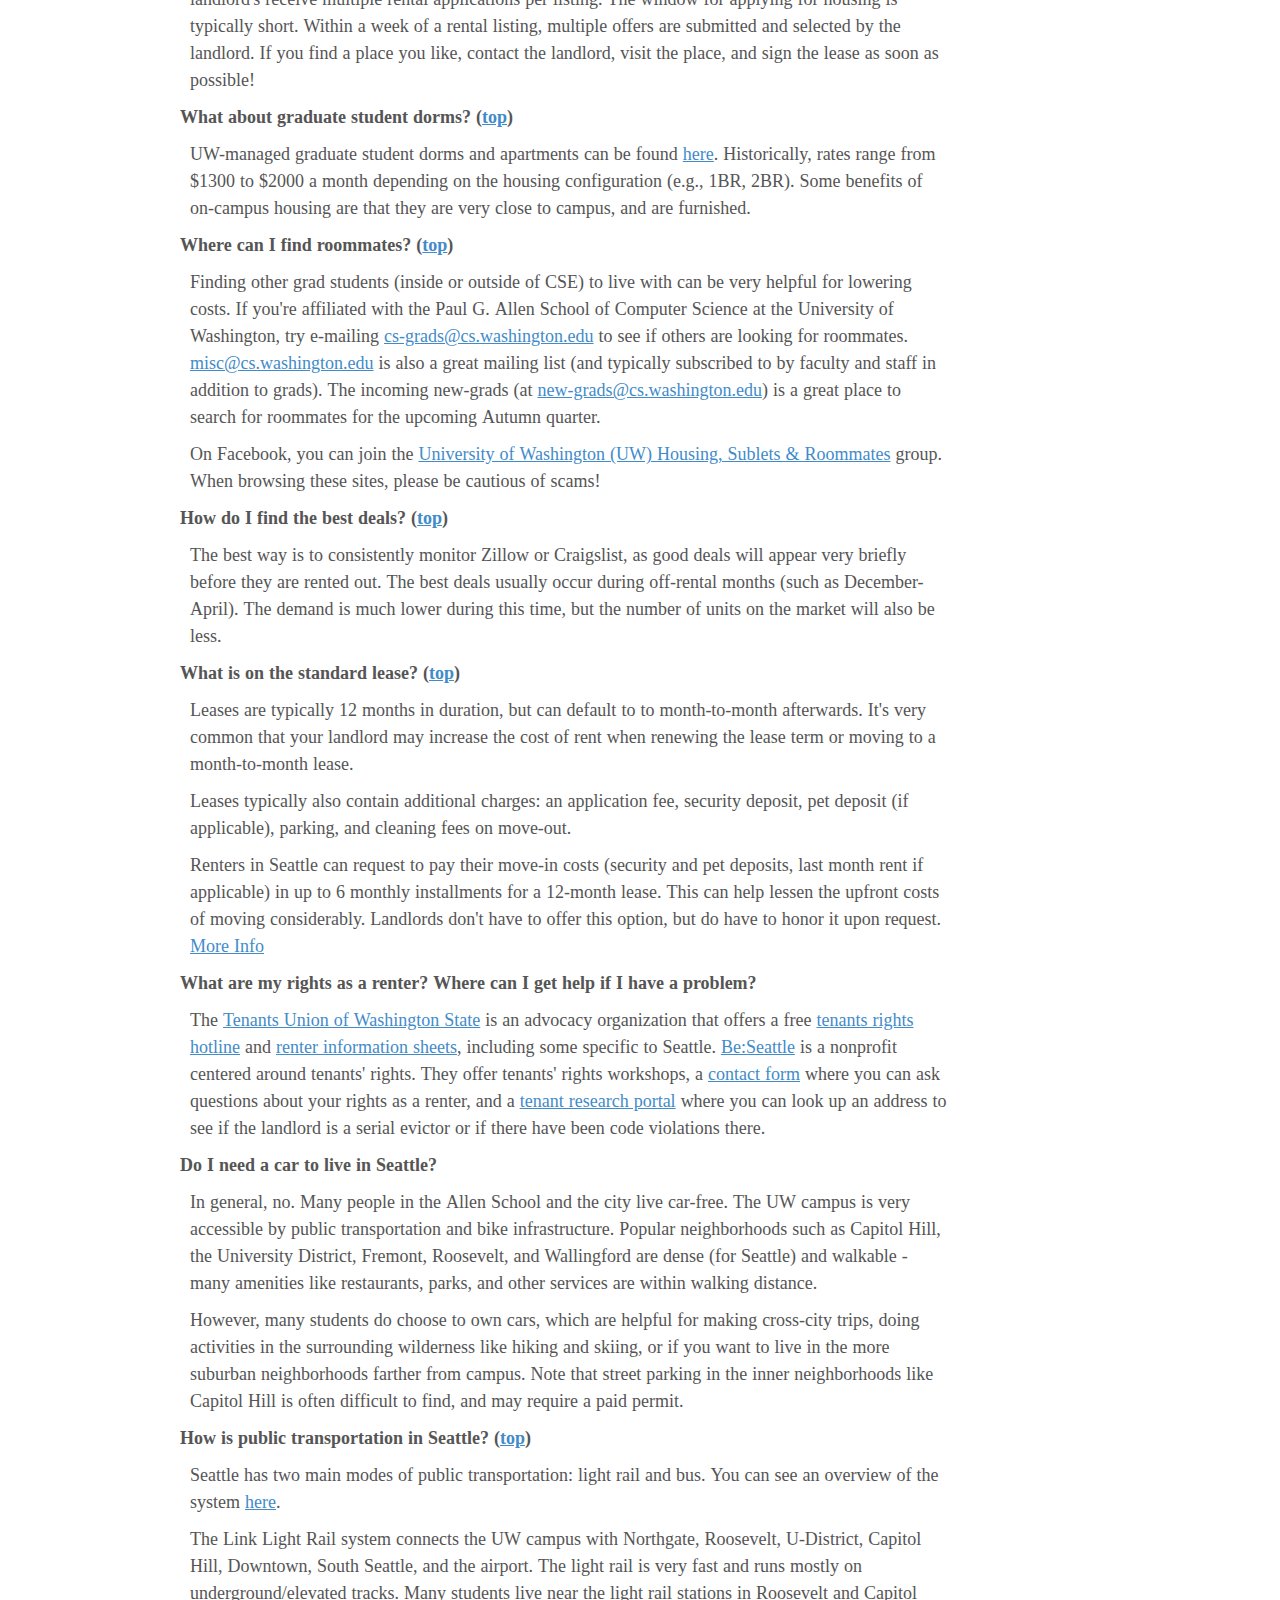
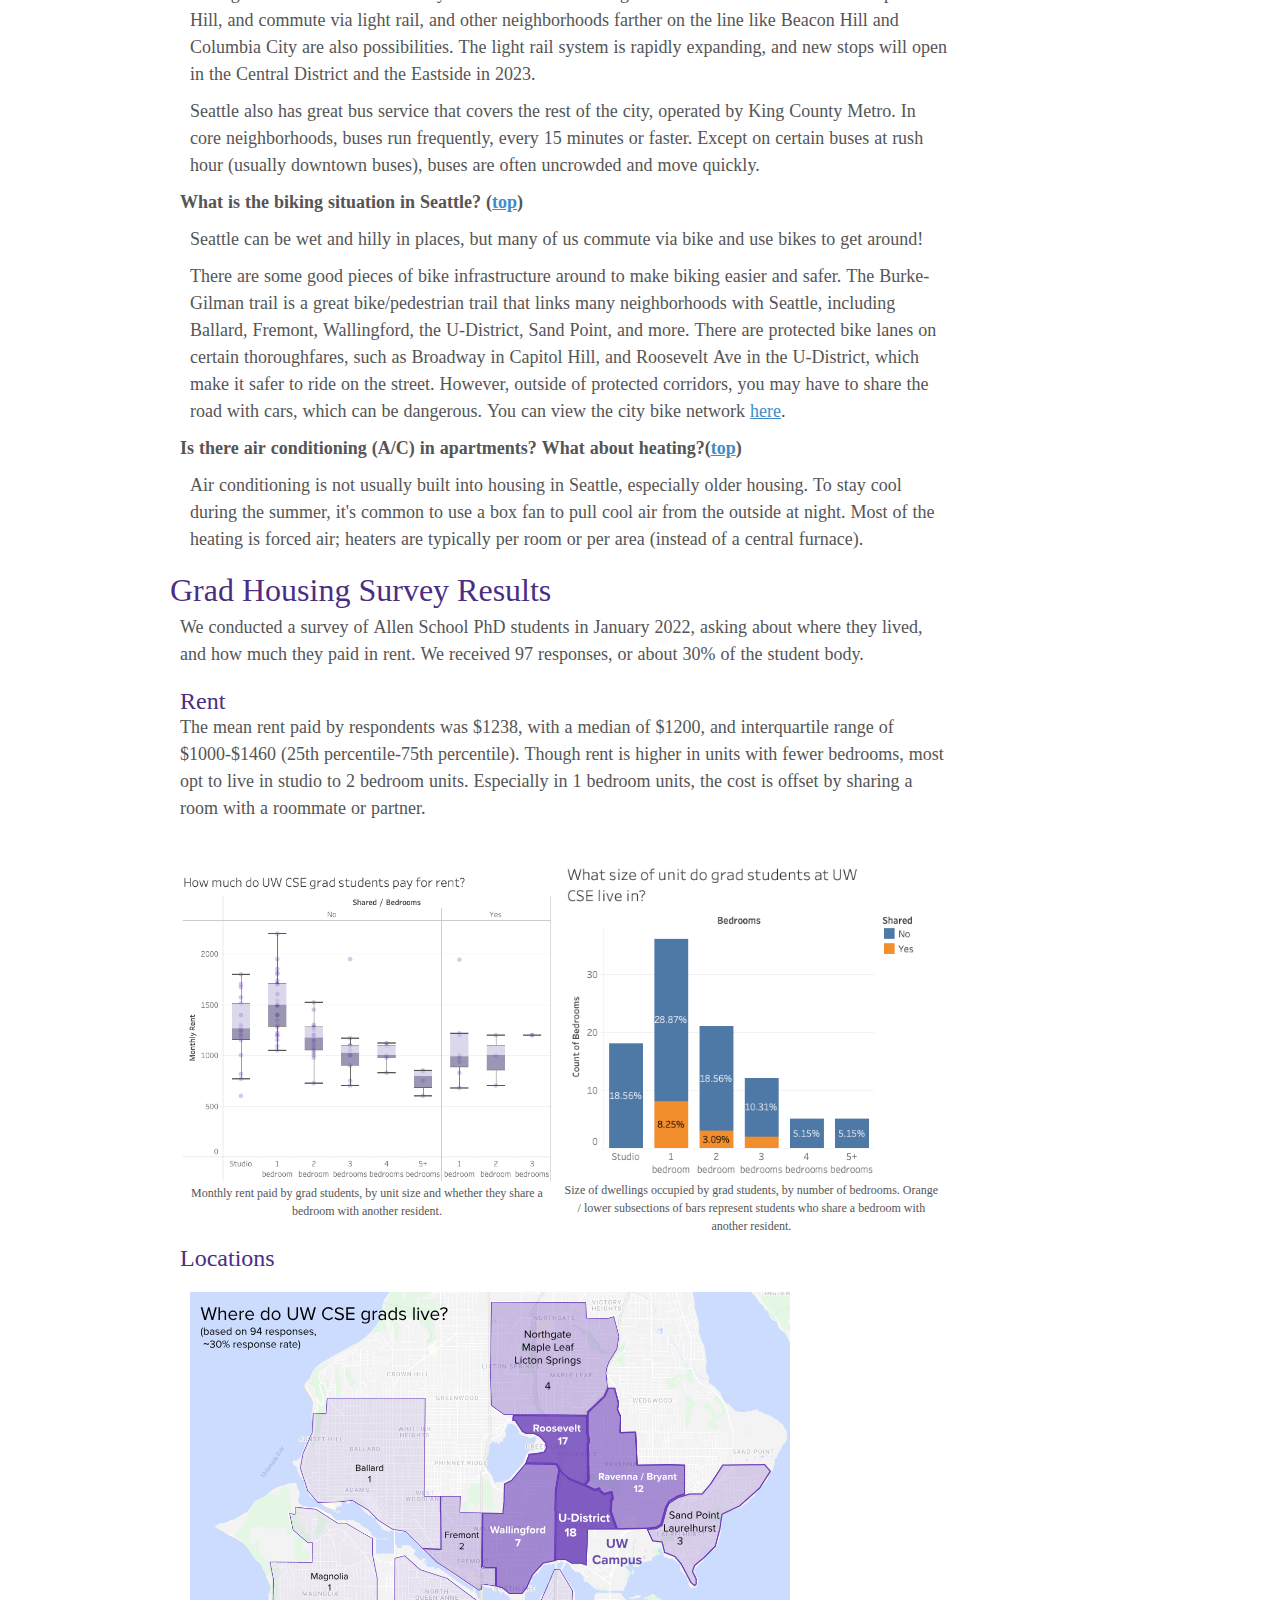
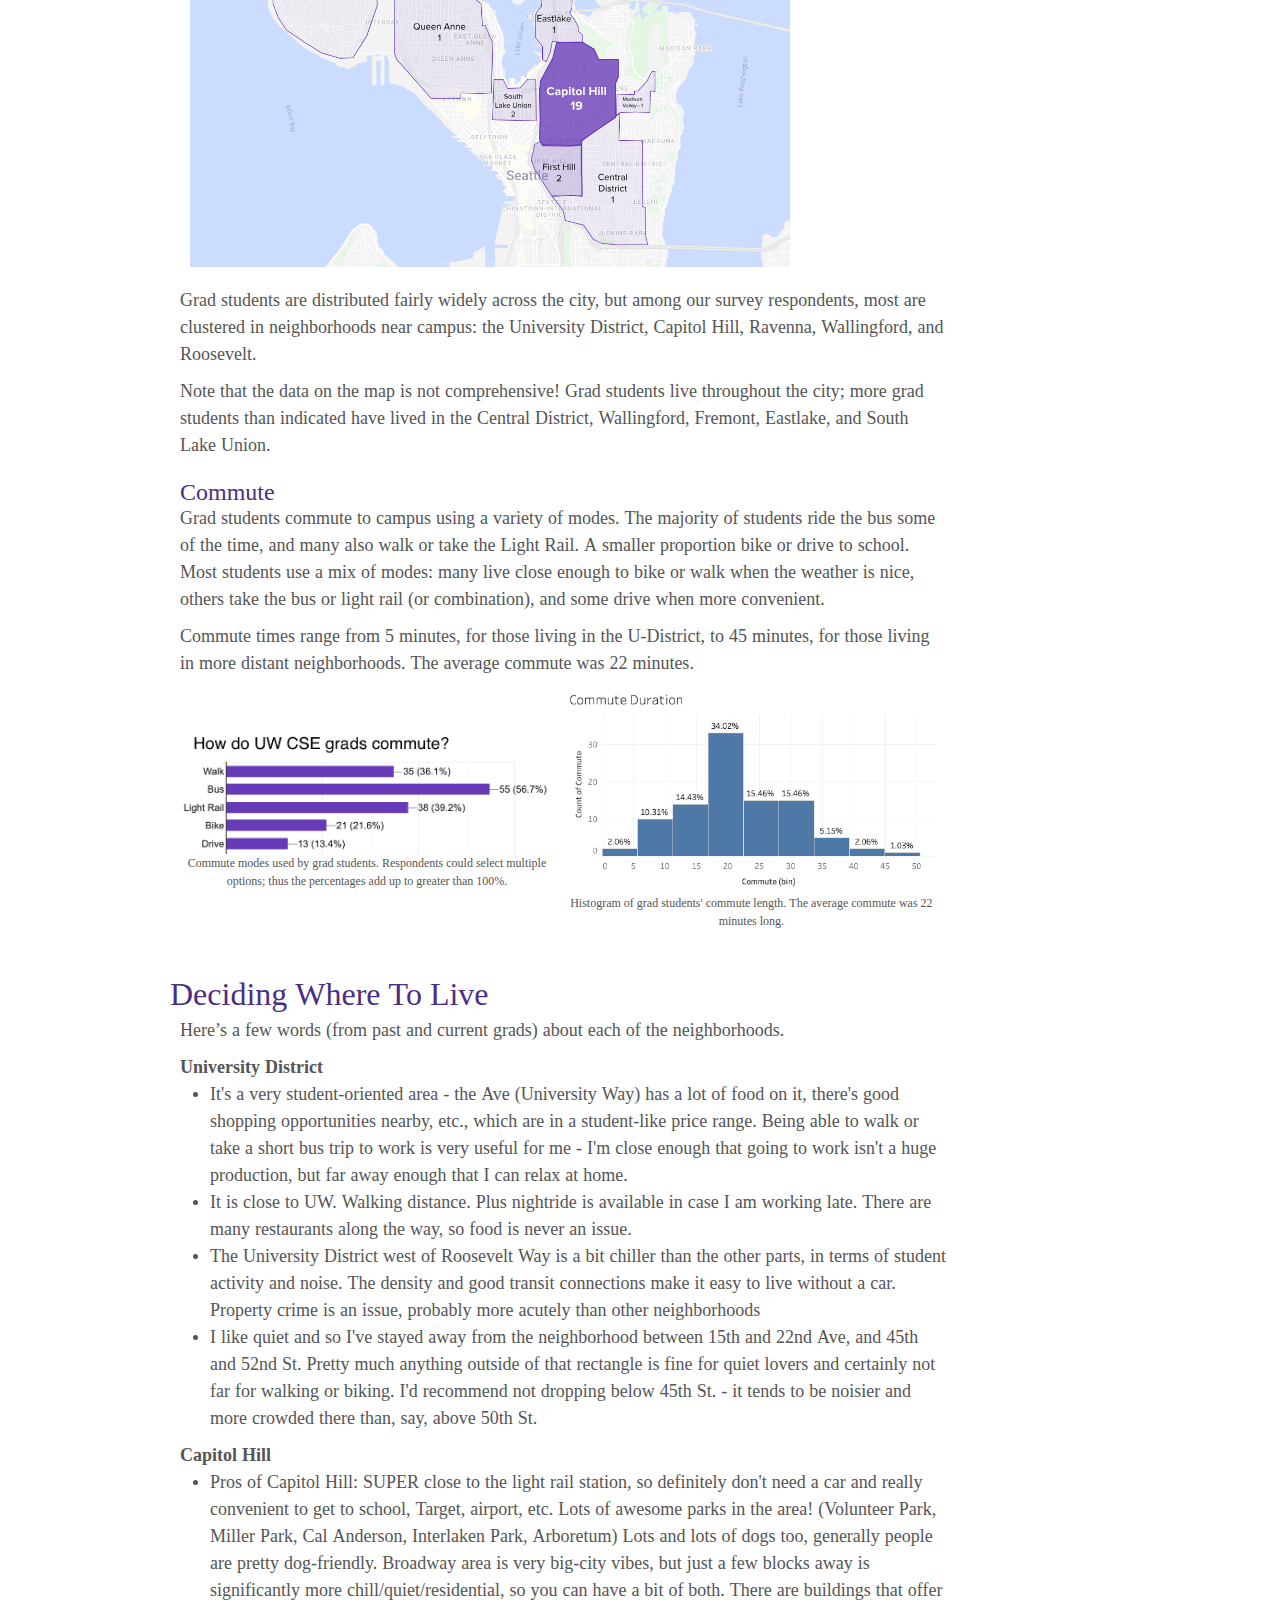
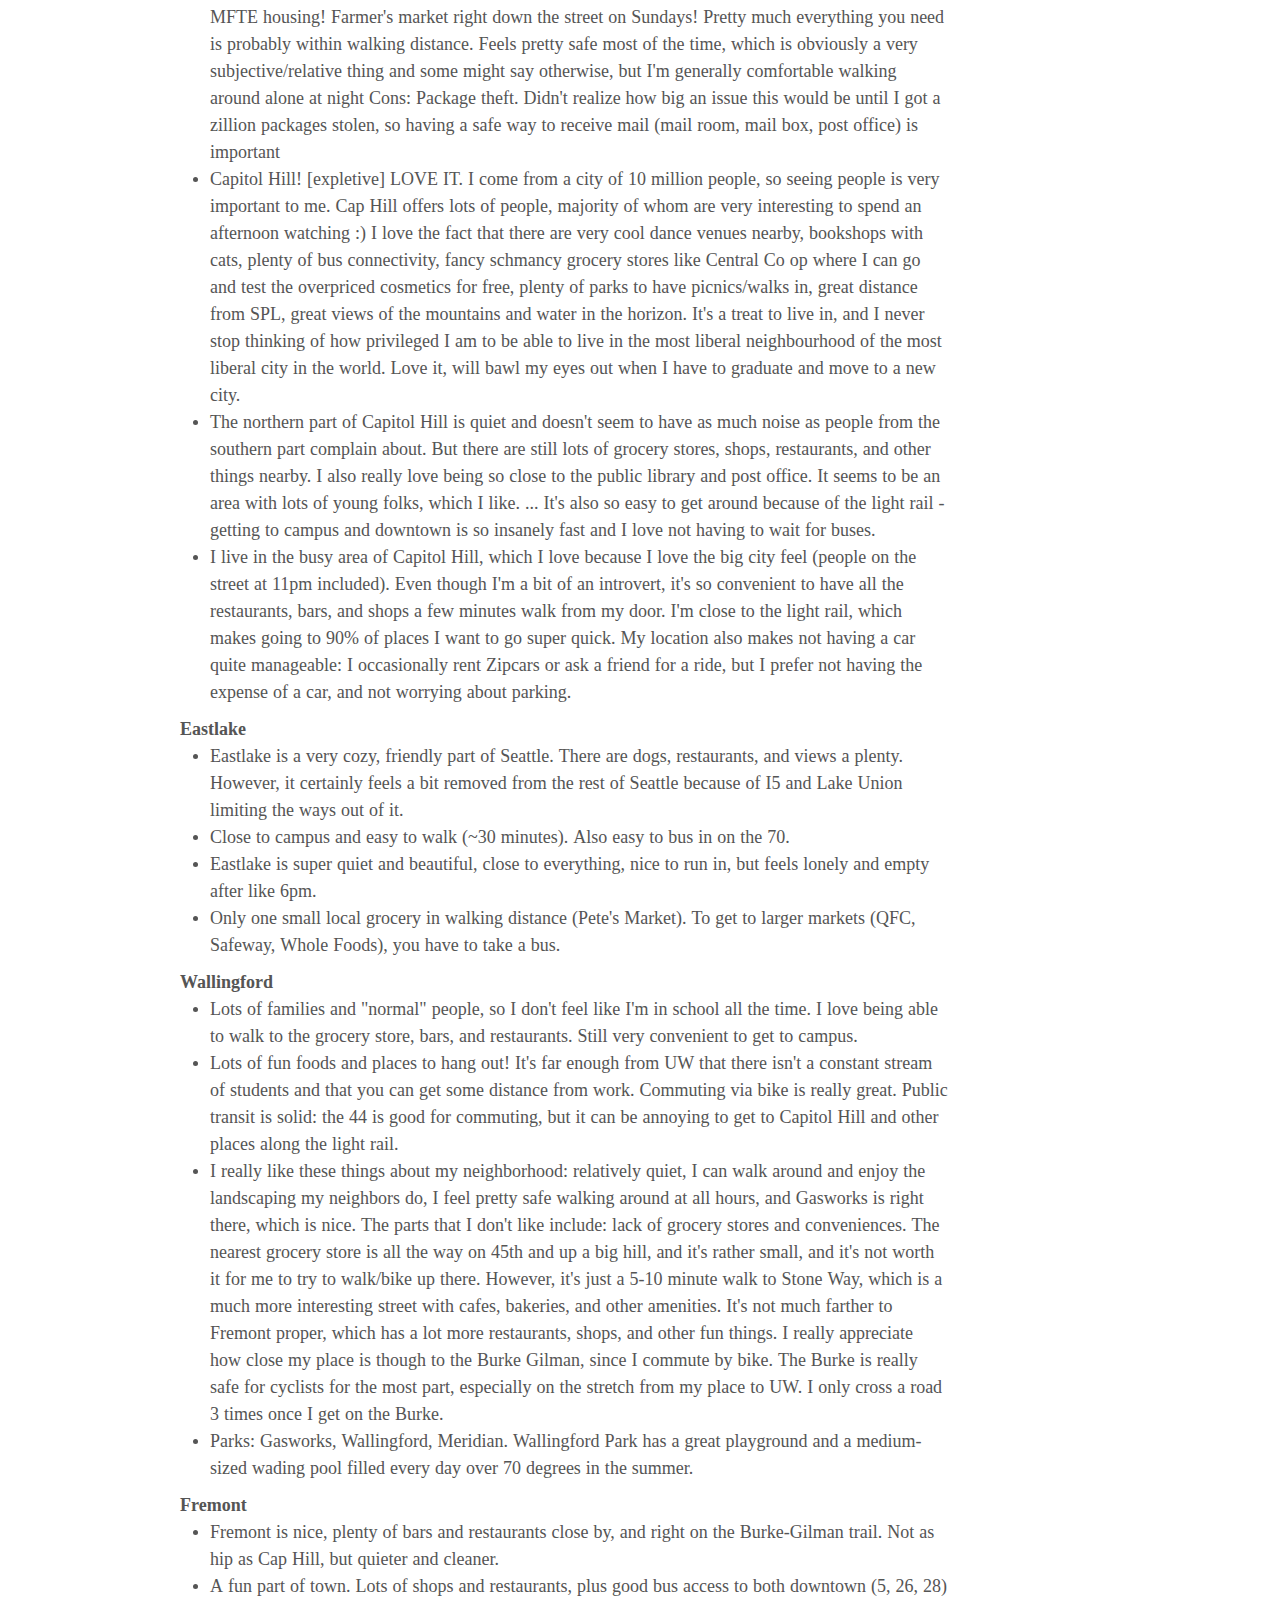
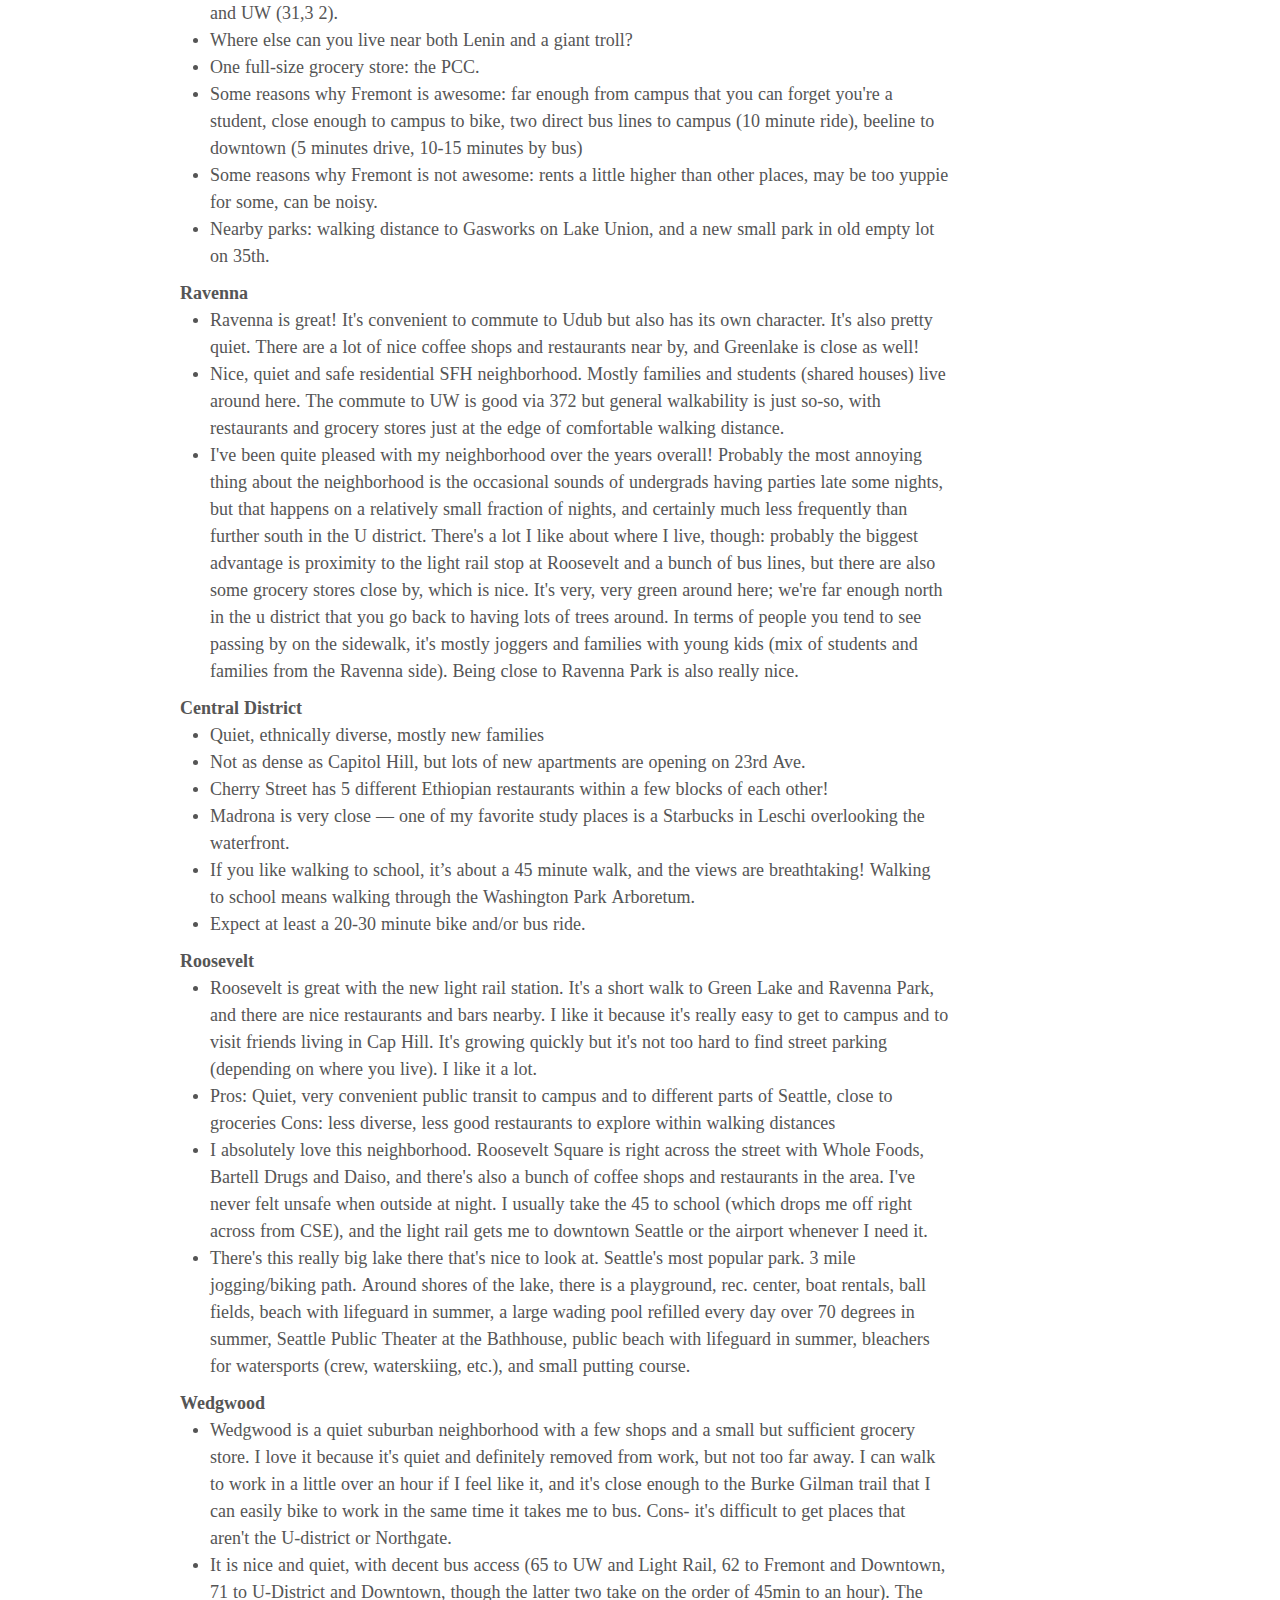
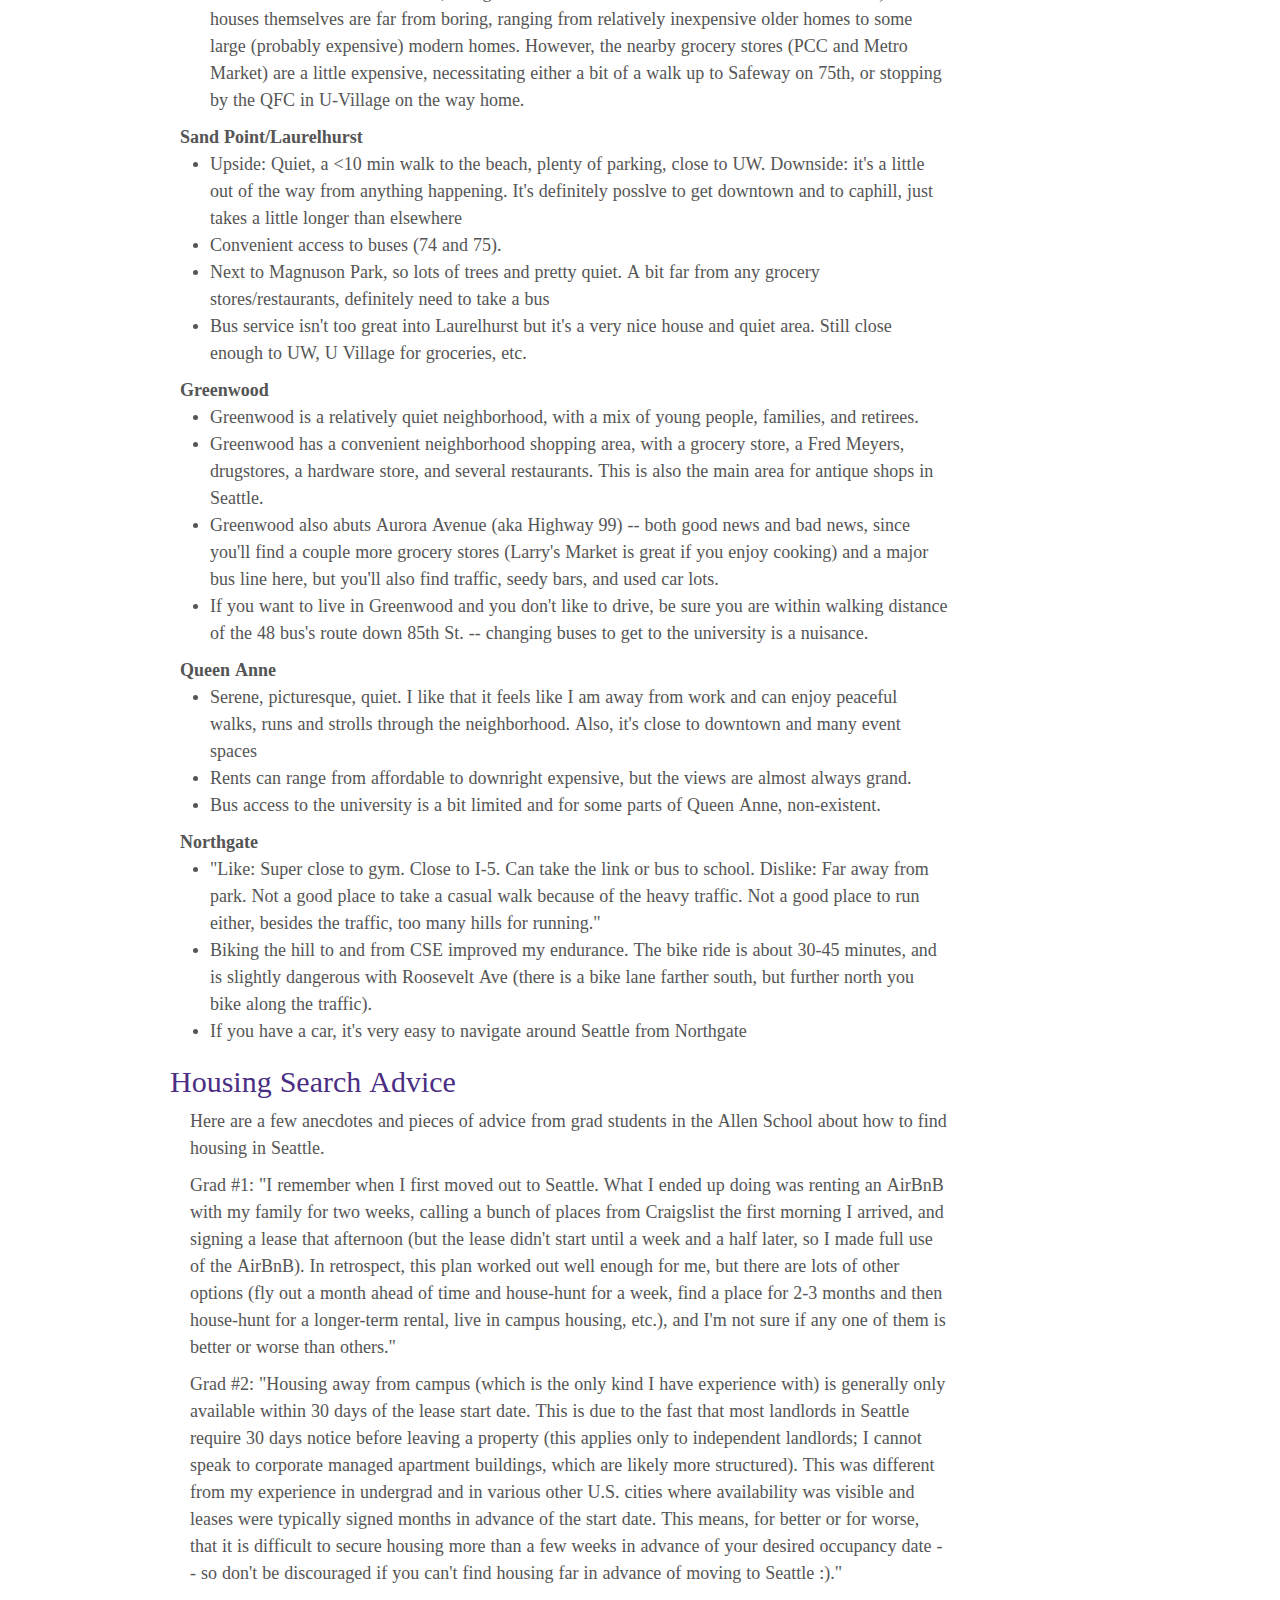
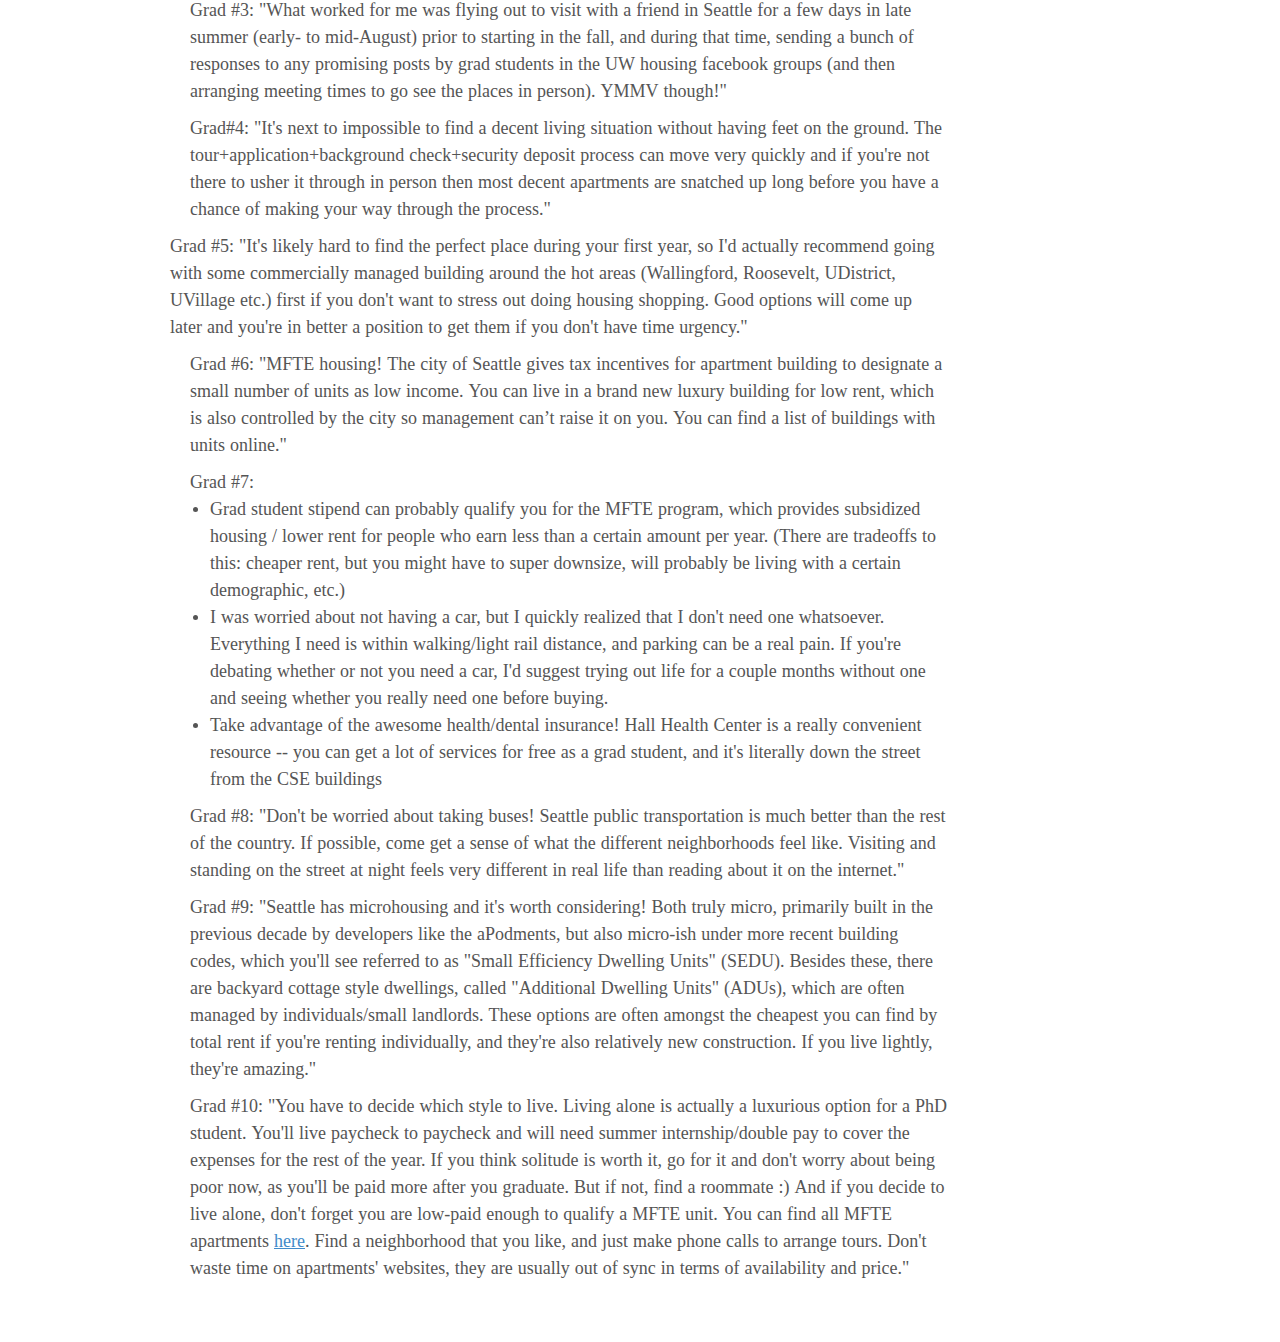
<file: 2022.html>
<!DOCTYPE html>
<html lang="en">
<head>
  <meta charset="utf-8">
  <meta http-equiv="X-UA-Compatible" content="IE=edge">
  <meta name="viewport" content="width=device-width, initial-scale=1">
  <meta name="description" content="">
  <meta name="author" content="">
  <link rel="shortcut icon" href="./assets/ico/favicon.ico">

  <title>UW CSE Housing Info</title>

  <!-- Bootstrap core CSS -->
  <link href="./css/bootstrap.min.css" rel="stylesheet">

  <!-- Custom styles for this template -->
  <link href="./css/blog.css" rel="stylesheet">
  <link href="./css/housing-2022.css" rel="stylesheet">

  <!-- Font Awesome -->
  <link rel="stylesheet" href="./font-awesome/css/font-awesome.min.css">
</head>

<body>
  <div class="container">
    <div class="blog-header">
    </div>

    <div class="row">
      <div class="col-md-10 blog-main">


        <div class="blog-post">
          <h2 class="blog-post-title">Allen School Grad Student Housing Information</h2>

          <p class="text">Last Updated: March 15th, 2022<br />
            Previously maintained by: <a href="http://homes.cs.washington.edu/~ericzeng/">Eric Zeng</a>
            (<a href="mailto:ericzeng@cs.washington.edu">ericzeng@cs.washington.edu</a>).
          </p>

          <p class="text">
            <a href="index.html"><b>Click here for the most up-to-date version of the housing info page.</b></a>
          </p>

            <!-- <p class="text">This page is publicly available on <a href="https://github.com/carlodelmundo/cse-housing">Github</a>. Contributions welcome.</p> -->
            <p class="text" id="top">I. <a href="#faq">Frequently Asked Questions</a>
              <ul>
                <li><a href="#q_1">How much does an Allen School grad spend on rent per month?</a></li>
                <li><a href="#q_2">Where does everyone live?</a></li>
                <li><a href="#q_3">What is the housing process like?</a></li>
                <li><a href="#q_4">When should I start apartment hunting?</a></li>
                <li><a href="#q_5">What about graduate student dorms?</a></li>
                <li><a href="#q_6">Where can I find roommates?</a></li>
                <li><a href="#q_7">How do I find the best deals?</a></li>
                <li><a href="#q_8">What is on the standard lease?</a></li>
                <li><a href="#q_9">What are my rights as a renter? Where can I get help if I have a problem?</a></li>
                <li><a href="#q_10">Do I need a car to live in Seattle?</a></li>
                <li><a href="#q_11">How is public transportation in Seattle?</a></li>
                <li><a href="#q_12">What is the biking situation in Seattle?</a></li>
                <li><a href="#q_13">Is there air conditioning (A/C) in apartments? What about heating?</a></li>
              </ul>
            </p>

            <p class="text">II. <a href="#rent_survey_results">Rent Survey Results</a></p>

            <p class="text">III. <a href="#deciding_where_to_live">Deciding Where To Live</a></p>
            <p class="text">IV. <a href="#advice">Housing Search Advice</a></p>

            <h2 class="blog-post-title" id="faq">Frequently Asked Questions</h2>


            <p class="faq_question" id="q_1">
              How much does a typical Allen School PhD student spend on rent per month? (<a href="#top">top</a>)
            </p>
            <p class="faq_answer">
              As of March 2022, the mean rent paid by PhD students in the Allen
              School is $1238/month. The mean utilities paid is $107 per month.
              Detailed statistics are available
              <a href="#rent_survey_results">here</a>.
            </p>

            <p class="faq_question" id="q_2">Where does everyone live? (<a href="#top">top</a>) </p>

            <p class="faq_answer">The most popular neighborhoods are (in decreasing popularity):

              <ul>
                <li>Capitol Hill</li>
                <li>University District</li>
                <li>Roosevelt</li>
                <li>Ravenna</li>
                <li>Wallingford</li>
                <li>Northgate</li>
              </ul>

              <p class="faq_question" id="q_3">What is the housing process like? (<a href="#top">top</a>) </p>
              <p class="faq_answer">
                You can find listings for housing on sites such as Zillow,
                Craigslist, PadMapper, or aPodment.com, and contact the listing
                agent (or landlord directly). The listing agent (or landlord)
                gets back to you with a time to visit the listing.
                Once you visit the listing and would like to move forward with
                the process, you pay a non-refundable application fee of $40.
                The application consists of a background and credit check.
                The landlord screens the applications in the order that they
                are received (First-In-Time), so the first qualify applicant
                will be accepted.
                If the landlord or agent accepts your application,
                you and the landlord or agent sign a lease and the keys are
                delivered to you.
              </p>

              <p class="faq_question" id="q_4">
                When should I start apartment hunting? (<a href="#top">top</a>)
              </p>
              <p class="faq_answer">
                The best strategy is to look as soon as possible. The busiest
                times usually peaks on August 10th because of the projected
                move-in date of September 1st. Since UW does not start until
                mid- to late- September, most of the students prefer to start
                their lease period by September 1st. Existing tenants only have
                to give 20 days notice, so landlords are only guaranteed to know
                about vacancies that far in advance. This means that the best
                time to look for new places is just after the 10th of the month
                before you want your lease to start.
              </p>
              <p class="faq_answer">
                It's typically very stressful as a potential renter. It is a
                landlord's market in Seattle, meaning that there is a huge
                supply of renters with limited rental inventory. Each listing
                receives many inquiries and landlord's receive multiple rental
                applications per listing. The window for applying for housing is
                typically short. Within a week of a rental listing, multiple
                offers are submitted and selected by the landlord. If you find
                a place you like, contact the landlord, visit the place, and
                sign the lease as soon as possible!
              </p>

              <p class="faq_question" id="q_5">What about graduate student dorms? (<a href="#top">top</a>)  </p>
              <p class="faq_answer">
                UW-managed graduate student dorms and apartments can be found
                <a href="https://hfs.uw.edu/Live/Graduate-Student-Apartments">here</a>.
                Historically, rates range from $1300 to $2000 a month depending
                on the housing configuration (e.g., 1BR, 2BR). Some benefits
                of on-campus housing are that they are very close to campus,
                and are furnished.
              </p>

              <p class="faq_question" id="q_6">
                Where can I find roommates? (<a href="#top">top</a>) </p>
              <p class="faq_answer">
                Finding other grad students (inside or outside of CSE) to live
                with can be very helpful for lowering costs.
                If you're affiliated with the Paul G. Allen School of Computer
                Science at the University of Washington, try e-mailing
                <a href="mailto:cs-grads@cs.washington.edu ">cs-grads@cs.washington.edu</a>
                to see if others are looking for roommates.
                <a href="mailto:misc@cs.washington.edu ">misc@cs.washington.edu</a>
                is also a great mailing list (and typically subscribed to by
                faculty and staff in addition to grads). The incoming new-grads
                (at <a href="mailto:new-grads@cs.washington.edu">new-grads@cs.washington.edu</a>)
                is a great place to search for roommates for the upcoming Autumn quarter.
              </p>
              <p class="faq_answer">
                On Facebook, you can join the
                <a href="https://www.facebook.com/groups/445293202296621/">
                University of Washington (UW) Housing, Sublets & Roommates</a>
                group.
                When browsing these sites, please be cautious of scams!
              </p>

              <p class="faq_question" id="q_7">
                How do I find the best deals? (<a href="#top">top</a>) </p>
              <p class="faq_answer">
                The best way is to consistently monitor Zillow or Craigslist,
                as good deals will appear very briefly before they are rented out.
                The best deals usually occur during off-rental months
                (such as December-April). The demand is much lower during this
                time, but the number of units on the market will also be less.
              </p>

              <p class="faq_question" id="q_8">What is on the standard lease? (<a href="#top">top</a>) </p>
              <p class="faq_answer">
                Leases are typically 12 months in duration, but can default to
                to month-to-month afterwards. It's very common that your
                landlord may increase the cost of rent when renewing the lease
                term or moving to a month-to-month lease.
              </p>
              <p class="faq_answer">
                Leases typically also contain additional charges: an application
                fee, security deposit, pet deposit (if applicable), parking,
                and cleaning fees on move-out.
              </p>
              <p class="faq_answer">
                Renters in Seattle can request to pay their move-in costs
                (security and pet deposits, last month rent if applicable) in up
                to 6 monthly installments for a 12-month lease. This can help
                lessen the upfront costs of moving considerably. Landlords
                don't have to offer this option, but do have to honor it upon request.
                <a href="https://tenantsunion.org/rights/deposit-questions">More Info</a>
              </p>

              <p class="faq_question" id="q_9">What are my rights as a renter? Where can I get help if I have a problem?</p>
              <p class="faq_answer">
                The <a href="https://tenantsunion.org/">Tenants Union of Washington State</a> is an advocacy organization that offers a free <a href="https://tenantsunion.org/counseling">tenants rights hotline</a> and <a href="https://tenantsunion.org/rights">renter information sheets</a>, including some specific to Seattle. <a href="http://tenantrights206.com/">Be:Seattle</a> is a nonprofit centered around tenants' rights. They offer tenants' rights workshops, a <a href="http://tenantrights206.com/contact/">contact form</a> where you can ask questions about your rights as a renter, and a <a href="http://tenantrights206.com/tenant-research-portal/">tenant research portal</a> where you can look up an address to see if the landlord is a serial evictor or if there have been code violations there.
              </p>

              <p class="faq_question" id="q_10">Do I need a car to live in Seattle?</p>
              <p class="faq_answer">
                In general, no. Many people in the Allen School and the city live
                car-free. The UW campus is very accessible by public
                transportation and bike infrastructure. Popular neighborhoods
                such as Capitol Hill, the University District, Fremont, Roosevelt,
                and Wallingford are dense (for Seattle) and walkable - many
                amenities like restaurants, parks, and other services are within
                walking distance.
              </p>
              <p class="faq_answer">
                However, many students do choose to own cars, which are helpful
                for making cross-city trips, doing activities in the surrounding
                wilderness like hiking and skiing, or if you want to live in the
                more suburban neighborhoods farther from campus. Note
                that street parking in the inner neighborhoods like Capitol Hill
                is often difficult to find, and may require a paid permit.
              </p>

              <p class="faq_question" id="q_11">
                How is public transportation in Seattle? (<a href="#top">top</a>)
              </p>
              <p class="faq_answer">
                Seattle has two main modes of public transportation: light rail
                and bus. You can see an overview of the system
                <a href="https://kingcounty.maps.arcgis.com/apps/webappviewer/index.html?id=3e239c9048604de8a1c73b72679bc82e">here</a>.
              </p>
              <p class="faq_answer">
                The Link Light Rail system connects the UW campus with Northgate,
                Roosevelt, U-District, Capitol
                Hill, Downtown, South Seattle, and the airport.
                The light rail is very fast and runs mostly on underground/elevated
                tracks. Many students live near the light rail stations in
                Roosevelt and Capitol Hill, and commute via light
                rail, and other neighborhoods farther on the line like Beacon
                Hill and Columbia
                City are also possibilities. The light rail system is rapidly
                expanding, and new stops will open in the Central District
                and the Eastside in 2023.
              </p>
              <p class="faq_answer">
                Seattle also has great bus service that covers the rest of the city,
                operated by King County Metro. In core neighborhoods, buses run
                frequently, every 15 minutes or faster. Except on certain buses
                at rush hour (usually downtown buses), buses are often uncrowded
                and move quickly.
              </p>

              <p class="faq_question" id="q_12">What is the biking situation in Seattle? (<a href="#top">top</a>) </p>
              <p class="faq_answer">
                Seattle can be wet and hilly in places, but many of us commute
                via bike and use bikes to get around!
              </p>
              <p class="faq_answer">
                There are some good pieces of bike infrastructure around to make
                biking easier and safer. The Burke-Gilman
                trail is a great bike/pedestrian trail that links many
                neighborhoods with Seattle, including Ballard, Fremont, Wallingford,
                the U-District, Sand Point, and more. There are
                protected bike lanes on certain thoroughfares, such as Broadway
                in Capitol Hill, and Roosevelt Ave in the U-District, which make it
                safer to ride on the street. However, outside of protected
                corridors, you may have to share the road with cars, which can
                be dangerous. You can view the city bike
                network
                <a href="http://seattlecitygis.maps.arcgis.com/apps/webappviewer/index.html?id=a24b25c3142c49e194190d6a888d97e3">here</a>.
              </p>


              <p class="faq_question" id="q_13">Is there air conditioning (A/C) in apartments? What about heating?(<a href="#top">top</a>)</p>
              <p class="faq_answer">
                Air conditioning is not usually built into housing in Seattle,
                especially older housing. To stay cool during the summer, it's
                common to use a box fan to pull cool air from the outside at
                night. Most of the heating is forced air; heaters are typically
                per room or per area (instead of a central furnace).
              </p>

              <h2 class="blog-post-title" id="rent_survey_results">Grad Housing Survey Results</h2>

              <p class="text">
                We conducted a survey of Allen School PhD students in January
                2022, asking about where they lived, and how much they paid
                in rent. We received 97 responses, or about 30% of the student
                body.
              </p>

              <h3>Rent</h3>
              <p class="text">
                The mean rent paid by respondents was $1238, with a median of
                $1200, and interquartile range of $1000-$1460
                (25th percentile-75th percentile).
                Though rent is higher in units with fewer bedrooms, most opt to
                live in studio to 2 bedroom units. Especially in 1 bedroom units,
                the cost is offset by sharing a room with a roommate or partner.
              </p>
              <br />

              <div id="figures">
                <figure>
                  <center>
                    <a href="images/2022-rent.png" target="_blank">
                      <img src="images/2022-rent.png">
                    </a>
                  </center>
                  <figcaption>
                    <center>
                      Monthly rent paid by grad students,
                      by unit size and whether they share a bedroom with
                      another resident.
                    </center>
                  </figcaption>
                </figure>

                <figure>
                  <center>
                    <a href="images/2022-rooms.png" target="_blank">
                      <img src="images/2022-rooms.png">
                    </a>
                  </center>
                  <figcaption>
                    <center>
                      Size of dwellings occupied by grad students, by number
                      of bedrooms. Orange / lower
                      subsections of bars represent students who share a bedroom
                      with another resident.
                    </center>
                  </figcaption>
                </figure>
              </div>

              <h3>Locations</h3>
              <a href="images/2022-neighborhoods.svg" target="_blank">
                <img src="images/2022-neighborhoods.svg" id="neighborhoods">
              </a>
              <p class="text">
                Grad students are distributed fairly widely across the city,
                but among our survey respondents, most are clustered in neighborhoods
                near campus: the University District, Capitol Hill,
                Ravenna, Wallingford, and Roosevelt.
              </p>
              <p class="text">
                Note that the data on the map is not comprehensive!
                Grad students live throughout the city; more grad students
                than indicated have lived in the Central District, Wallingford,
                Fremont, Eastlake, and South Lake Union.
              </p>

              <h3>Commute</h3>
              <p class="text">
                Grad students commute to campus using a variety of modes. The
                majority of students ride the bus some of the time, and many
                also walk or take the Light Rail. A smaller proportion bike or
                drive to school. Most students use a mix of modes: many live
                close enough to bike or walk when the weather is nice, others
                take the bus or light rail (or combination), and some drive when
                more convenient.
              </p>
              <p class="text">
                Commute times range from 5 minutes, for those living in the
                U-District, to 45 minutes, for those living in more distant
                neighborhoods. The average commute was 22 minutes.
              </p>

              <div id="figures">
                <figure>
                  <center>
                    <a href="images/2022-commute-modes.png" target="_blank">
                     <img src="images/2022-commute-modes.png" id="commute-modes">
                    </a>
                  </center>
                  <figcaption>
                    <center>
                      Commute modes used by grad students. Respondents could
                      select multiple options; thus the percentages add up to
                      greater than 100%.
                    </center>
                  </figcaption>
                </figure>

                <figure>
                  <center>
                    <a href="images/2022-commute-length.png" target="_blank">
                      <img src="images/2022-commute-length.png" id="commute-length">
                    </a>
                  </center>
                  <figcaption>
                    <center>
                      Histogram of grad students' commute length. The average
                      commute was 22 minutes long.
                    </center>
                  </figcaption>
                </figure>
              </div>

              <br />

              <h2 class="blog-post-title" id="deciding_where_to_live">Deciding Where To Live</h2>

              <p class="text">Here’s a few words (from past and current grads) about each of the neighborhoods.</p>

              <p class="text"><b>University District</b></p>
              <ul>
                <li>It's a very student-oriented area - the Ave (University Way) has a lot of food on it, there's good shopping opportunities nearby, etc., which are in a student-like price range. Being able to walk or take a short bus trip to work is very useful for me - I'm close enough that going to work isn't a huge production, but far away enough that I can relax at home.</li>
                <li>It is close to UW. Walking distance. Plus nightride is available in case I am working late. There are many restaurants along the way, so food is never an issue. </li>
                <li>The University District west of Roosevelt Way is a bit chiller than the other parts, in terms of student activity and noise. The density and good transit connections make it easy to live without a car. Property crime is an issue, probably more acutely than other neighborhoods</li>
                <li>I like quiet and so I've stayed away from the neighborhood between 15th and 22nd Ave, and 45th and 52nd St. Pretty much anything outside of that rectangle is fine for quiet lovers and certainly not far for walking or biking. I'd recommend not dropping below 45th St. - it tends to be noisier and more crowded there than, say, above 50th St.</li>
              </ul>

              <p class="text"><b>Capitol Hill</b></p>
              <ul>
                <li>Pros of Capitol Hill: SUPER close to the light rail station, so definitely don't need a car and really convenient to get to school, Target, airport, etc. Lots of awesome parks in the area! (Volunteer Park, Miller Park, Cal Anderson, Interlaken Park, Arboretum) Lots and lots of dogs too, generally people are pretty dog-friendly. Broadway area is very big-city vibes, but just a few blocks away is significantly more chill/quiet/residential, so you can have a bit of both. There are buildings that offer MFTE housing! Farmer's market right down the street on Sundays! Pretty much everything you need is probably within walking distance. Feels pretty safe most of the time, which is obviously a very subjective/relative thing and some might say otherwise, but I'm generally comfortable walking around alone at night Cons: Package theft. Didn't realize how big an issue this would be until I got a zillion packages stolen, so having a safe way to receive mail (mail room, mail box, post office) is important</li>
                <li>Capitol Hill! [expletive] LOVE IT. I come from a city of 10 million people, so seeing people is very important to me. Cap Hill offers lots of people, majority of whom are very interesting to spend an afternoon watching :) I love the fact that there are very cool dance venues nearby, bookshops with cats, plenty of bus connectivity, fancy schmancy grocery stores like Central Co op where I can go and test the overpriced cosmetics for free, plenty of parks to have picnics/walks in, great distance from SPL, great views of the mountains and water in the horizon. It's a treat to live in, and I never stop thinking of how privileged I am to be able to live in the most liberal neighbourhood of the most liberal city in the world. Love it, will bawl my eyes out when I have to graduate and move to a new city.</li>
                <li>The northern part of Capitol Hill is quiet and doesn't seem to have as much noise as people from the southern part complain about. But there are still lots of grocery stores, shops, restaurants, and other things nearby. I also really love being so close to the public library and post office. It seems to be an area with lots of young folks, which I like. ... It's also so easy to get around because of the light rail - getting to campus and downtown is so insanely fast and I love not having to wait for buses.</li>
                <li>I live in the busy area of Capitol Hill, which I love because I love the big city feel (people on the street at 11pm included). Even though I'm a bit of an introvert, it's so convenient to have all the restaurants, bars, and shops a few minutes walk from my door. I'm close to the light rail, which makes going to 90% of places I want to go super quick. My location also makes not having a car quite manageable: I occasionally rent Zipcars or ask a friend for a ride, but I prefer not having the expense of a car, and not worrying about parking. </li>
              </ul>

              <p class="text"><b>Eastlake</b></p>
              <ul>
                <li>Eastlake is a very cozy, friendly part of Seattle. There are dogs, restaurants, and views a plenty. However, it certainly feels a bit removed from the rest of Seattle because of I5 and Lake Union limiting the ways out of it.</li>
                <li>Close to campus and easy to walk (~30 minutes). Also easy to bus in on the 70.</li>
                <li>Eastlake is super quiet and beautiful, close to everything, nice to run in, but feels lonely and empty after like 6pm.</li>
                <li>Only one small local grocery in walking distance (Pete's Market). To get to larger markets (QFC, Safeway, Whole Foods), you have to take a bus.</li>
              </ul>

              <p class="text"><b>Wallingford</b></p>
              <ul>
                <li>Lots of families and "normal" people, so I don't feel like I'm in school all the time. I love being able to walk to the grocery store, bars, and restaurants. Still very convenient to get to campus.</li>
                <li>Lots of fun foods and places to hang out! It's far enough from UW that there isn't a constant stream of students and that you can get some distance from work. Commuting via bike is really great. Public transit is solid: the 44 is good for commuting, but it can be annoying to get to Capitol Hill and other places along the light rail.</li>
                <li>I really like these things about my neighborhood: relatively quiet, I can walk around and enjoy the landscaping my neighbors do, I feel pretty safe walking around at all hours, and Gasworks is right there, which is nice. The parts that I don't like include: lack of grocery stores and conveniences. The nearest grocery store is all the way on 45th and up a big hill, and it's rather small, and it's not worth it for me to try to walk/bike up there. However, it's just a 5-10 minute walk to Stone Way, which is a much more interesting street with cafes, bakeries, and other amenities. It's not much farther to Fremont proper, which has a lot more restaurants, shops, and other fun things. I really appreciate how close my place is though to the Burke Gilman, since I commute by bike. The Burke is really safe for cyclists for the most part, especially on the stretch from my place to UW. I only cross a road 3 times once I get on the Burke.</li>
                <li>Parks: Gasworks, Wallingford, Meridian. Wallingford Park has a great playground and a medium-sized wading pool filled every day over 70 degrees in the summer.</li>
              </ul>

              <p class="text"><b>Fremont</b></p>
              <ul>
                <li>Fremont is nice, plenty of bars and restaurants close by, and right on the Burke-Gilman trail. Not as hip as Cap Hill, but quieter and cleaner.</li>
                <li>A fun part of town. Lots of shops and restaurants, plus good bus access to both downtown (5, 26, 28) and UW (31,3 2).</li>
                <li>Where else can you live near both Lenin and a giant troll?</li>
                <li>One full-size grocery store: the PCC.</li>
                <li>Some reasons why Fremont is awesome: far enough from campus that you can forget you're a student, close enough to campus to bike, two direct bus lines to campus (10 minute ride), beeline to downtown (5 minutes drive, 10-15 minutes by bus)</li>
                <li>Some reasons why Fremont is not awesome: rents a little higher than other places, may be too yuppie for some, can be noisy.</li>
                <li>Nearby parks: walking distance to Gasworks on Lake Union, and a new small park in old empty lot on 35th.</li>
              </ul>
              <p class="text"><b>Ravenna</b></p>
              <ul>
                <li>Ravenna is great! It's convenient to commute to Udub but also has its own character. It's also pretty quiet. There are a lot of nice coffee shops and restaurants near by, and Greenlake is close as well!</li>
                <li>Nice, quiet and safe residential SFH neighborhood. Mostly families and students (shared houses) live around here. The commute to UW is good via 372 but general walkability is just so-so, with restaurants and grocery stores just at the edge of comfortable walking distance.</li>
                <li>I've been quite pleased with my neighborhood over the years overall! Probably the most annoying thing about the neighborhood is the occasional sounds of undergrads having parties late some nights, but that happens on a relatively small fraction of nights, and certainly much less frequently than further south in the U district. There's a lot I like about where I live, though: probably the biggest advantage is proximity to the light rail stop at Roosevelt and a bunch of bus lines, but there are also some grocery stores close by, which is nice. It's very, very green around here; we're far enough north in the u district that you go back to having lots of trees around. In terms of people you tend to see passing by on the sidewalk, it's mostly joggers and families with young kids (mix of students and families from the Ravenna side). Being close to Ravenna Park is also really nice.</li>
              </ul>

              <p class="text"><b>Central District</b></p>
              <ul>
                <li>Quiet, ethnically diverse, mostly new families</li>
                <li>Not as dense as Capitol Hill, but lots of new apartments are opening on 23rd Ave.</li>
                <li>Cherry Street has 5 different Ethiopian restaurants within a few blocks of each other!</li>
                <li>Madrona is very close — one of my favorite study places is a Starbucks in Leschi overlooking the waterfront.</li>
                <li>If you like walking to school, it’s about a 45 minute walk, and the views are breathtaking! Walking to school means walking through the Washington Park Arboretum.</li>
                <li>Expect at least a 20-30 minute bike and/or bus ride.</li>
              </ul>
              <p class="text"><b>Roosevelt</b></p>
              <ul>
                <li>Roosevelt is great with the new light rail station. It's a short walk to Green Lake and Ravenna Park, and there are nice restaurants and bars nearby. I like it because it's really easy to get to campus and to visit friends living in Cap Hill. It's growing quickly but it's not too hard to find street parking (depending on where you live). I like it a lot. </li>
                <li>Pros: Quiet, very convenient public transit to campus and to different parts of Seattle, close to groceries
                  Cons: less diverse, less good restaurants to explore within walking distances</li>
                <li>I absolutely love this neighborhood. Roosevelt Square is right across the street with Whole Foods, Bartell Drugs and Daiso, and there's also a bunch of coffee shops and restaurants in the area. I've never felt unsafe when outside at night. I usually take the 45 to school (which drops me off right across from CSE), and the light rail gets me to downtown Seattle or the airport whenever I need it.</li>
                <li>There's this really big lake there that's nice to look at. Seattle's most popular park. 3 mile jogging/biking path. Around shores of the lake, there is a playground, rec. center, boat rentals, ball fields, beach with lifeguard in summer, a large wading pool refilled every day over 70 degrees in summer, Seattle Public Theater at the Bathhouse, public beach with lifeguard in summer, bleachers for watersports (crew, waterskiing, etc.), and small putting course.</li>
              </ul>
              <p class="text"><b>Wedgwood</b></p>
              <ul>
                <li>Wedgwood is a quiet suburban neighborhood with a few shops and a small but sufficient grocery store. I love it because it's quiet and definitely removed from work, but not too far away. I can walk to work in a little over an hour if I feel like it, and it's close enough to the Burke Gilman trail that I can easily bike to work in the same time it takes me to bus. Cons- it's difficult to get places that aren't the U-district or Northgate.</li>
                <li>It is nice and quiet, with decent bus access (65 to UW and Light Rail, 62 to Fremont and Downtown, 71 to U-District and Downtown, though the latter two take on the order of 45min to an hour). The houses themselves are far from boring, ranging from relatively inexpensive older homes to some large (probably expensive) modern homes.
                  However, the nearby grocery stores (PCC and Metro Market) are a little expensive, necessitating either a bit of a walk up to Safeway on 75th, or stopping by the QFC in U-Village on the way home.</li>
              </ul>

              <p class="text"><b>Sand Point/Laurelhurst</b></p>
              <ul>
                <li>Upside: Quiet, a &lt;10 min walk to the beach, plenty of parking, close to UW. Downside: it's a little out of the way from anything happening. It's definitely posslve to get downtown and to caphill, just takes a little longer than elsewhere</li>
                <li>Convenient access to buses (74 and 75).</li>
                <li>Next to Magnuson Park, so lots of trees and pretty quiet. A bit far from any grocery stores/restaurants, definitely need to take a bus </li>
                <li>Bus service isn't too great into Laurelhurst but it's a very nice house and quiet area. Still close enough to UW, U Village for groceries, etc.</li>
              </ul>
              <p class="text"><b>Greenwood</b></p>
              <ul>
                <li>Greenwood is a relatively quiet neighborhood, with a mix of young people, families, and retirees.</li>
                <li>Greenwood has a convenient neighborhood shopping area, with a grocery store, a Fred Meyers, drugstores, a hardware store, and several restaurants. This is also the main area for antique shops in Seattle.</li>
                <li>Greenwood also abuts Aurora Avenue (aka Highway 99) -- both good news and bad news, since you'll find a couple more grocery stores (Larry's Market is great if you enjoy cooking) and a major bus line here, but you'll also find traffic, seedy bars, and used car lots.</li>
                <li>If you want to live in Greenwood and you don't like to drive, be sure you are within walking distance of the 48 bus's route down 85th St. -- changing buses to get to the university is a nuisance.</li>
              </ul>
              <p class="text"><b>Queen Anne</b></p>
              <ul>
                <li>Serene, picturesque, quiet. I like that it feels like I am away from work and can enjoy peaceful walks, runs and strolls through the neighborhood. Also, it's close to downtown and many event spaces</li>
                <li>Rents can range from affordable to downright expensive, but the views are almost always grand.</li>
                <li>Bus access to the university is a bit limited and for some parts of Queen Anne, non-existent.</li>
              </ul>
              <p class="text"><b>Northgate</b></p>
              <ul>
                <li>"Like: Super close to gym. Close to I-5. Can take the link or bus to school.
                  Dislike: Far away from park. Not a good place to take a casual walk because of the heavy traffic. Not a good place to run either, besides the traffic, too many hills for running."</li>
                <li>Biking the hill to and from CSE improved my endurance. The bike ride is about 30-45 minutes, and is slightly dangerous with Roosevelt Ave (there is a bike lane farther south, but further north you bike along the traffic).</li>
                <li>If you have a car, it's very easy to navigate around Seattle from Northgate</li>
              </ul>

              <h2 id="advice">Housing Search Advice</h2>
              <p class="faq_answer">Here are a few anecdotes and pieces of advice from grad students in the Allen School about how to find housing in Seattle.</p>
              <p class="faq_answer">Grad #1: "I remember when I first moved out to Seattle. What I ended up doing was renting an AirBnB with my family for two weeks, calling a bunch of places from Craigslist the first morning I arrived, and signing a lease that afternoon (but the lease didn't start until a week and a half later, so I made full use of the AirBnB). In retrospect, this plan worked out well enough for me, but there are lots of other options (fly out a month ahead of time and house-hunt for a week, find a place for 2-3 months and then house-hunt for a longer-term rental, live in campus housing, etc.), and I'm not sure if any one of them is better or worse than others."</p>
              <p class="faq_answer">Grad #2: "Housing away from campus (which is the only kind I have experience with) is generally only available within 30 days of the lease start date. This is due to the fast that most landlords in Seattle require 30 days notice before leaving a property (this applies only to independent landlords; I cannot speak to corporate managed apartment buildings, which are likely more structured). This was different from my experience in undergrad and in various other U.S. cities where availability was visible and leases were typically signed months in advance of the start date. This means, for better or for worse, that it is difficult to secure housing more than a few weeks in advance of your desired occupancy date -- so don't be discouraged if you can't find housing far in advance of moving to Seattle :)."</p>
              <p class="faq_answer">Grad #3: "What worked for me was flying out to visit with a friend in Seattle for a few days in late summer (early- to mid-August) prior to starting in the fall, and during that time, sending a bunch of responses to any promising posts by grad students in the UW housing facebook groups (and then arranging meeting times to go see the places in person). YMMV though!"</p>
              <p class="faq_answer">Grad#4: "It's next to impossible to find a decent living situation without having feet on the ground. The tour+application+background check+security deposit process can move very quickly and if you're not there to usher it through in person then most decent apartments are snatched up long before you have a chance of making your way through the process."</p>
              <p class="faq_asnwer">Grad #5: "It's likely hard to find the perfect place during your first year, so I'd actually recommend going with some commercially managed building around the hot areas (Wallingford, Roosevelt, UDistrict, UVillage etc.) first if you don't want to stress out doing housing shopping. Good options will come up later and you're in better a position to get them if you don't have time urgency."</p>
              <p class="faq_answer">Grad #6: "MFTE housing! The city of Seattle gives tax incentives for apartment building to designate a small number of units as low income. You can live in a brand new luxury building for low rent, which is also controlled by the city so management can’t raise it on you. You can find a list of buildings with units online."</p>
              <p class="faq_answer">Grad #7:
                <ul>
                  <li>Grad student stipend can probably qualify you for the MFTE program, which provides subsidized housing / lower rent for people who earn less than a certain amount per year. (There are tradeoffs to this: cheaper rent, but you might have to super downsize, will probably be living with a certain demographic, etc.)</li>
                  <li>I was worried about not having a car, but I quickly realized that I don't need one whatsoever. Everything I need is within walking/light rail distance, and parking can be a real pain. If you're debating whether or not you need a car, I'd suggest trying out life for a couple months without one and seeing whether you really need one before buying.</li>
                  <li>Take advantage of the awesome health/dental insurance! Hall Health Center is a really convenient resource -- you can get a lot of services for free as a grad student, and it's literally down the street from the CSE buildings</li>
                </ul>
              </p>
              <p class="faq_answer">Grad #8: "Don't be worried about taking buses! Seattle public transportation is much better than the rest of the country. If possible, come get a sense of what the different neighborhoods feel like. Visiting and standing on the street at night feels very different in real life than reading about it on the internet."</p>
              <p class="faq_answer">Grad #9: "Seattle has microhousing and it's worth considering! Both truly micro, primarily built in the previous decade by developers like the aPodments, but also micro-ish under more recent building codes, which you'll see referred to as "Small Efficiency Dwelling Units" (SEDU). Besides these, there are backyard cottage style dwellings, called "Additional Dwelling Units" (ADUs), which are often managed by individuals/small landlords. These options are often amongst the cheapest you can find by total rent if you're renting individually, and they're also relatively new construction. If you live lightly, they're amazing."</p>
              <p class="faq_answer">
                Grad #10:
                "You have to decide which style to live. Living alone is actually a luxurious option for a PhD student. You'll live paycheck to paycheck and will need summer internship/double pay to cover the expenses for the rest of the year. If you think solitude is worth it, go for it and don't worry about being poor now, as you'll be paid more after you graduate. But if not, find a roommate :)
                And if you decide to live alone, don't forget you are low-paid enough to qualify a MFTE unit. You can find all MFTE apartments <a href="https://www.seattle.gov/Documents/Departments/Housing/HousingDevelopers/MultifamilyTaxExemption/MFTEParticipantContact.pdf">here</a>. Find a neighborhood that you like, and just make phone calls to arrange tours. Don't waste time on apartments' websites, they are usually out of sync in terms of availability and price."
              </p>
              </div><!-- /.blog-post -->
            </div><!-- /.blog-main -->
          </div><!-- /.row -->
        </div><!-- /.container -->

    <!-- Bootstrap core JavaScript
      ================================================== -->
      <!-- Placed at the end of the document so the pages load faster -->
      <script src="https://ajax.googleapis.com/ajax/libs/jquery/1.11.0/jquery.min.js"></script>
      <script src="./js/bootstrap.min.js"></script>
      <script src="./js/docs.min.js"></script>
    </body>
    </html>
</file>
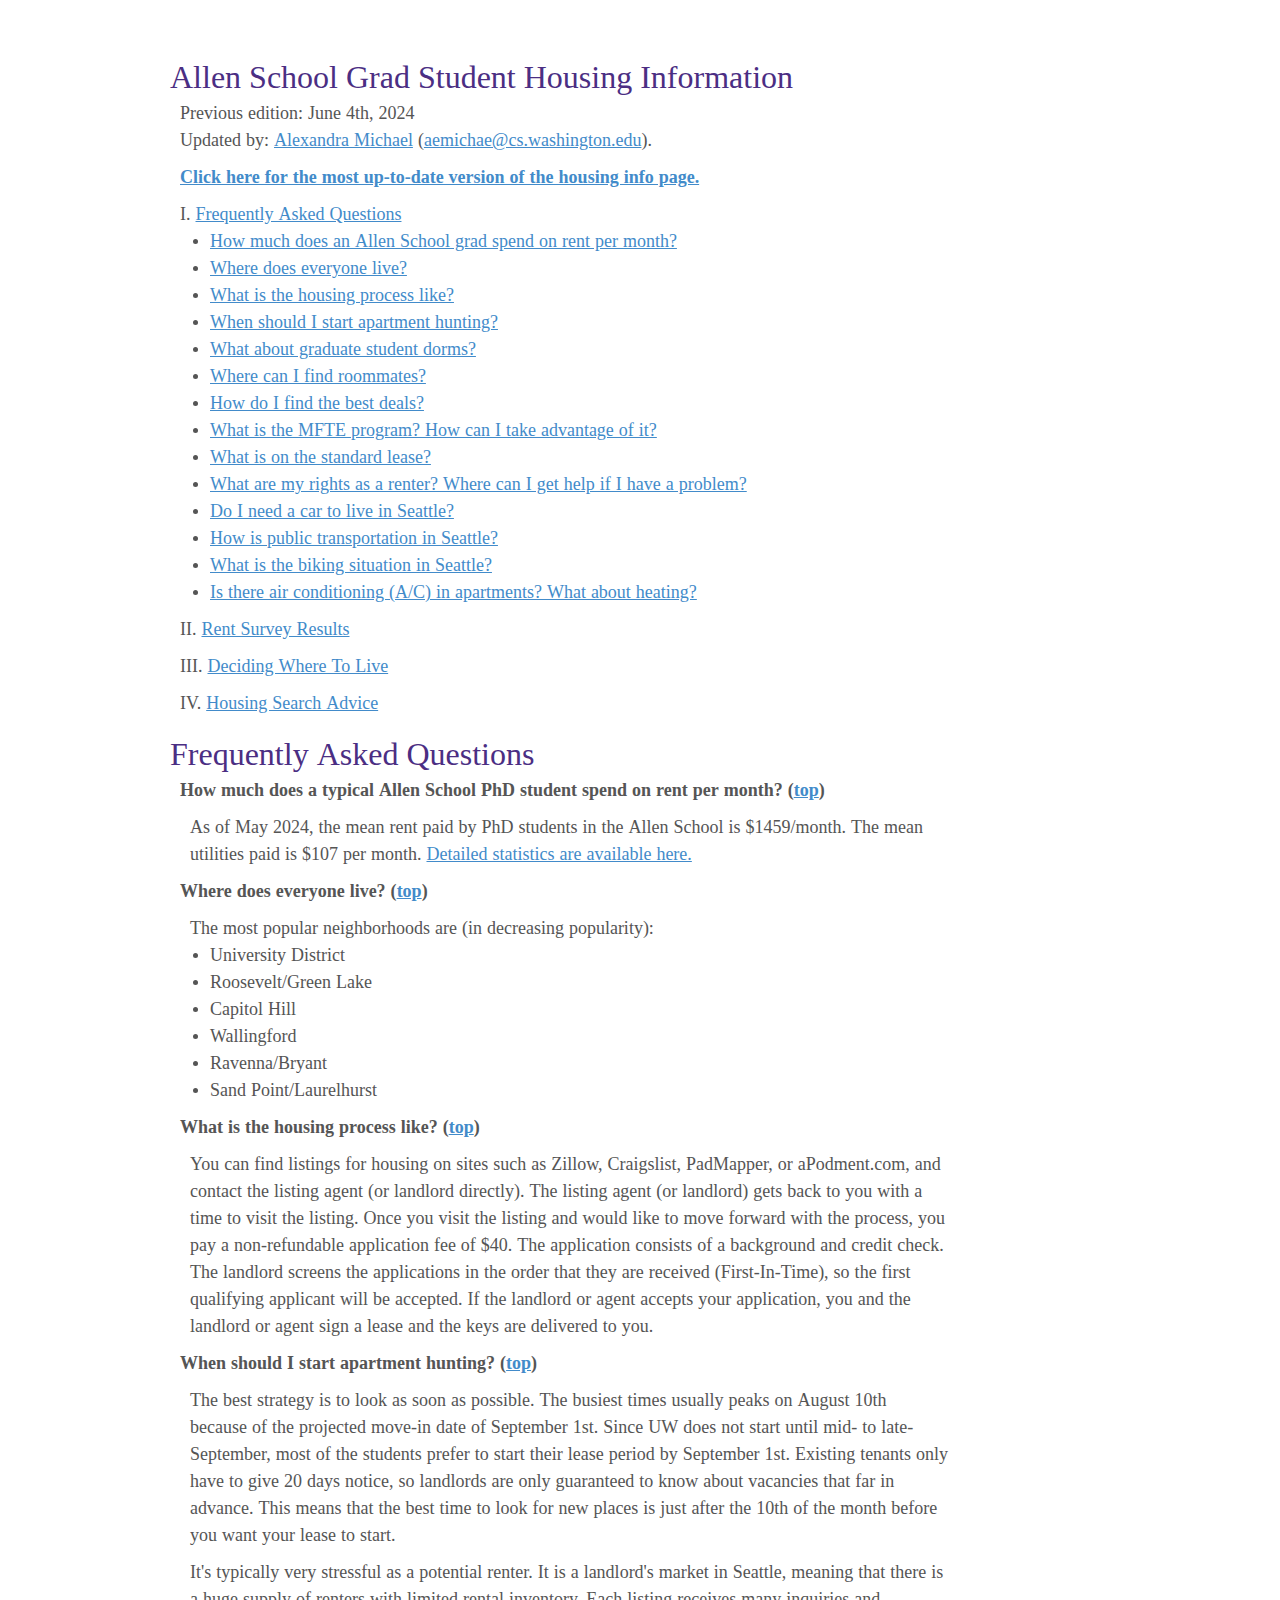
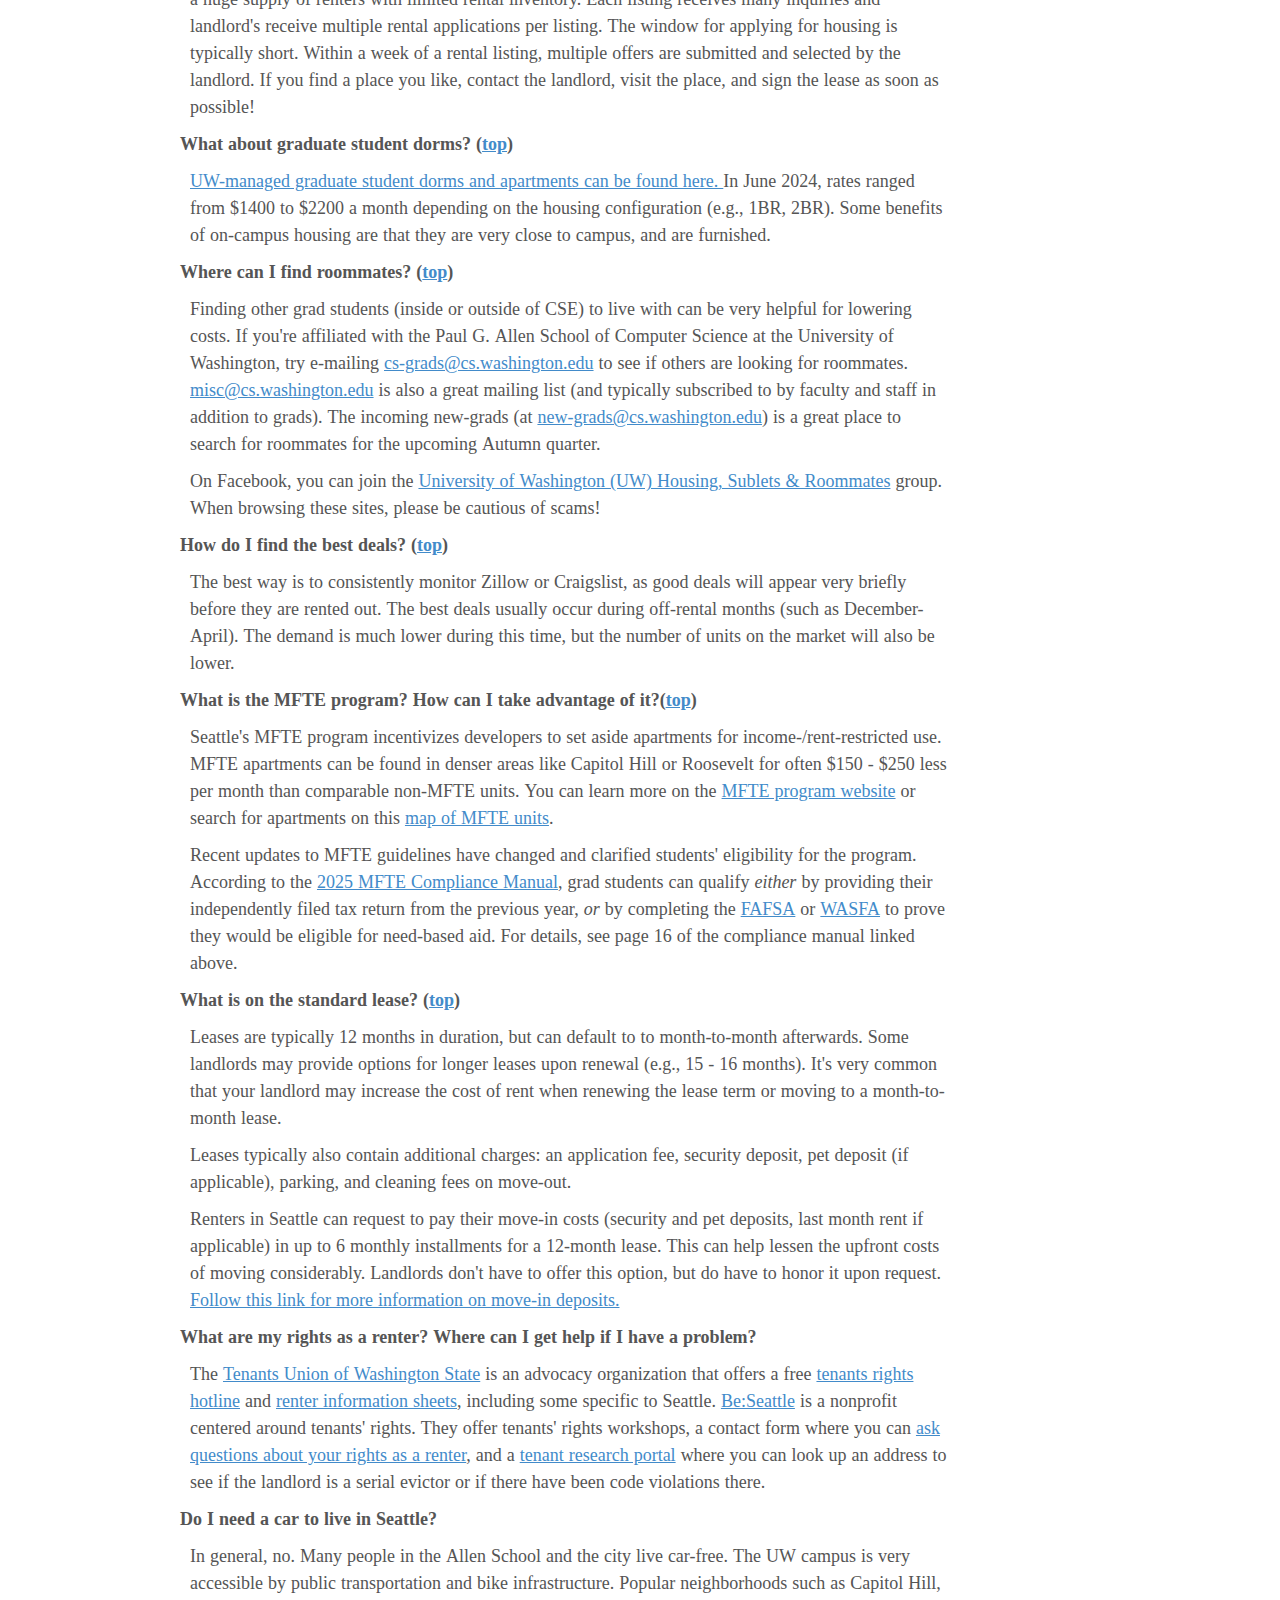
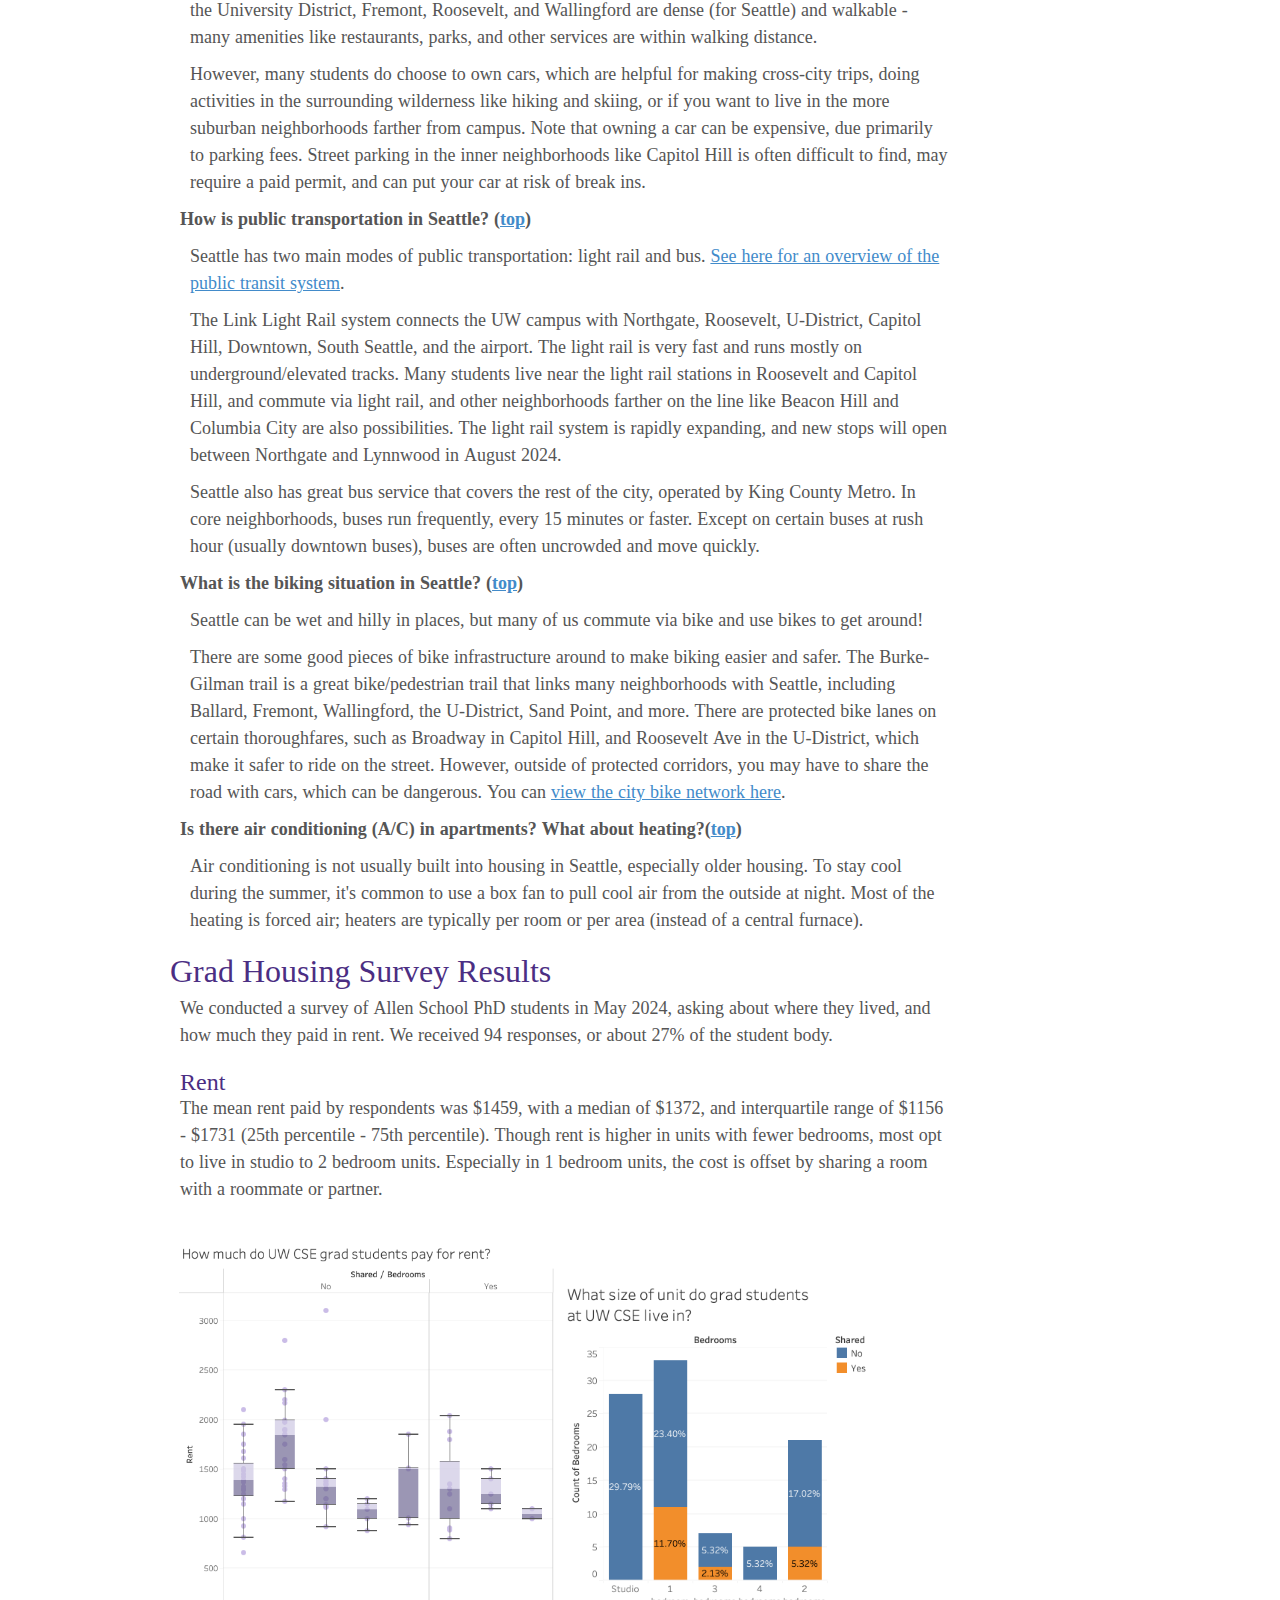
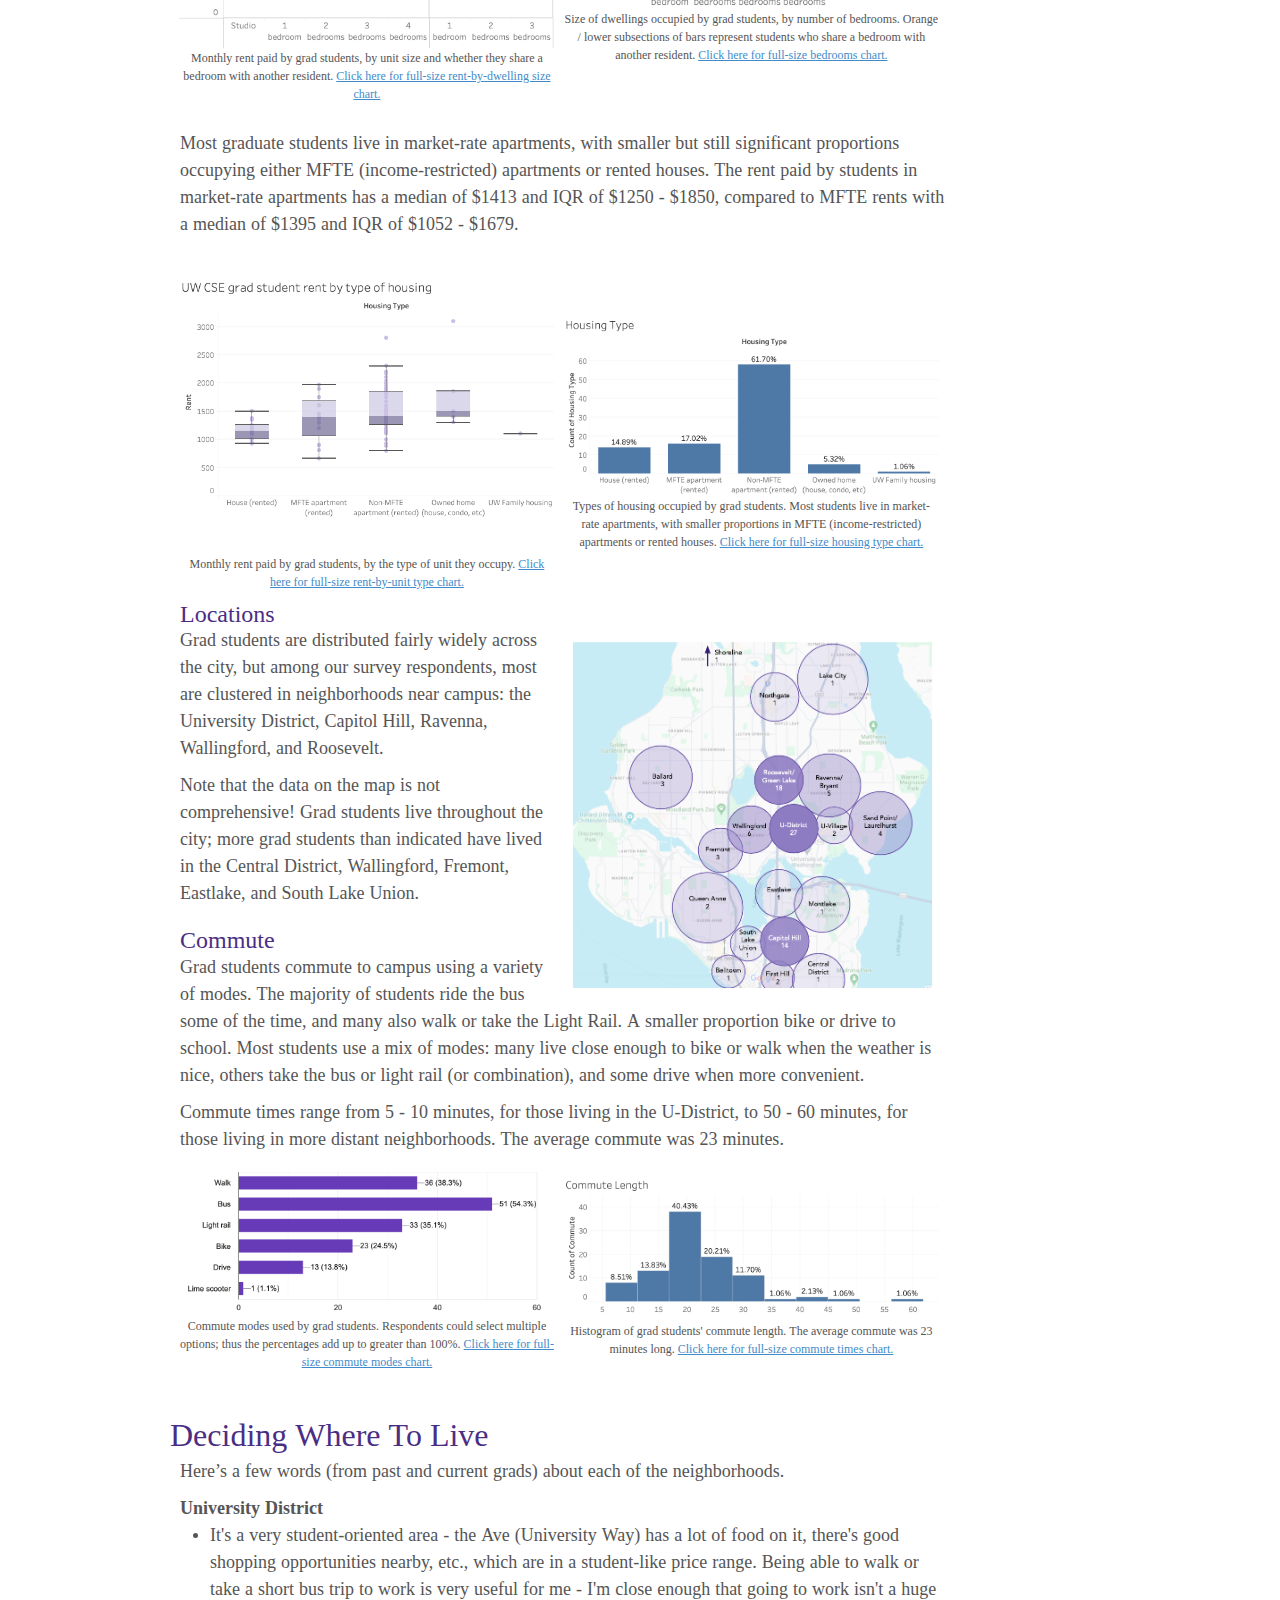
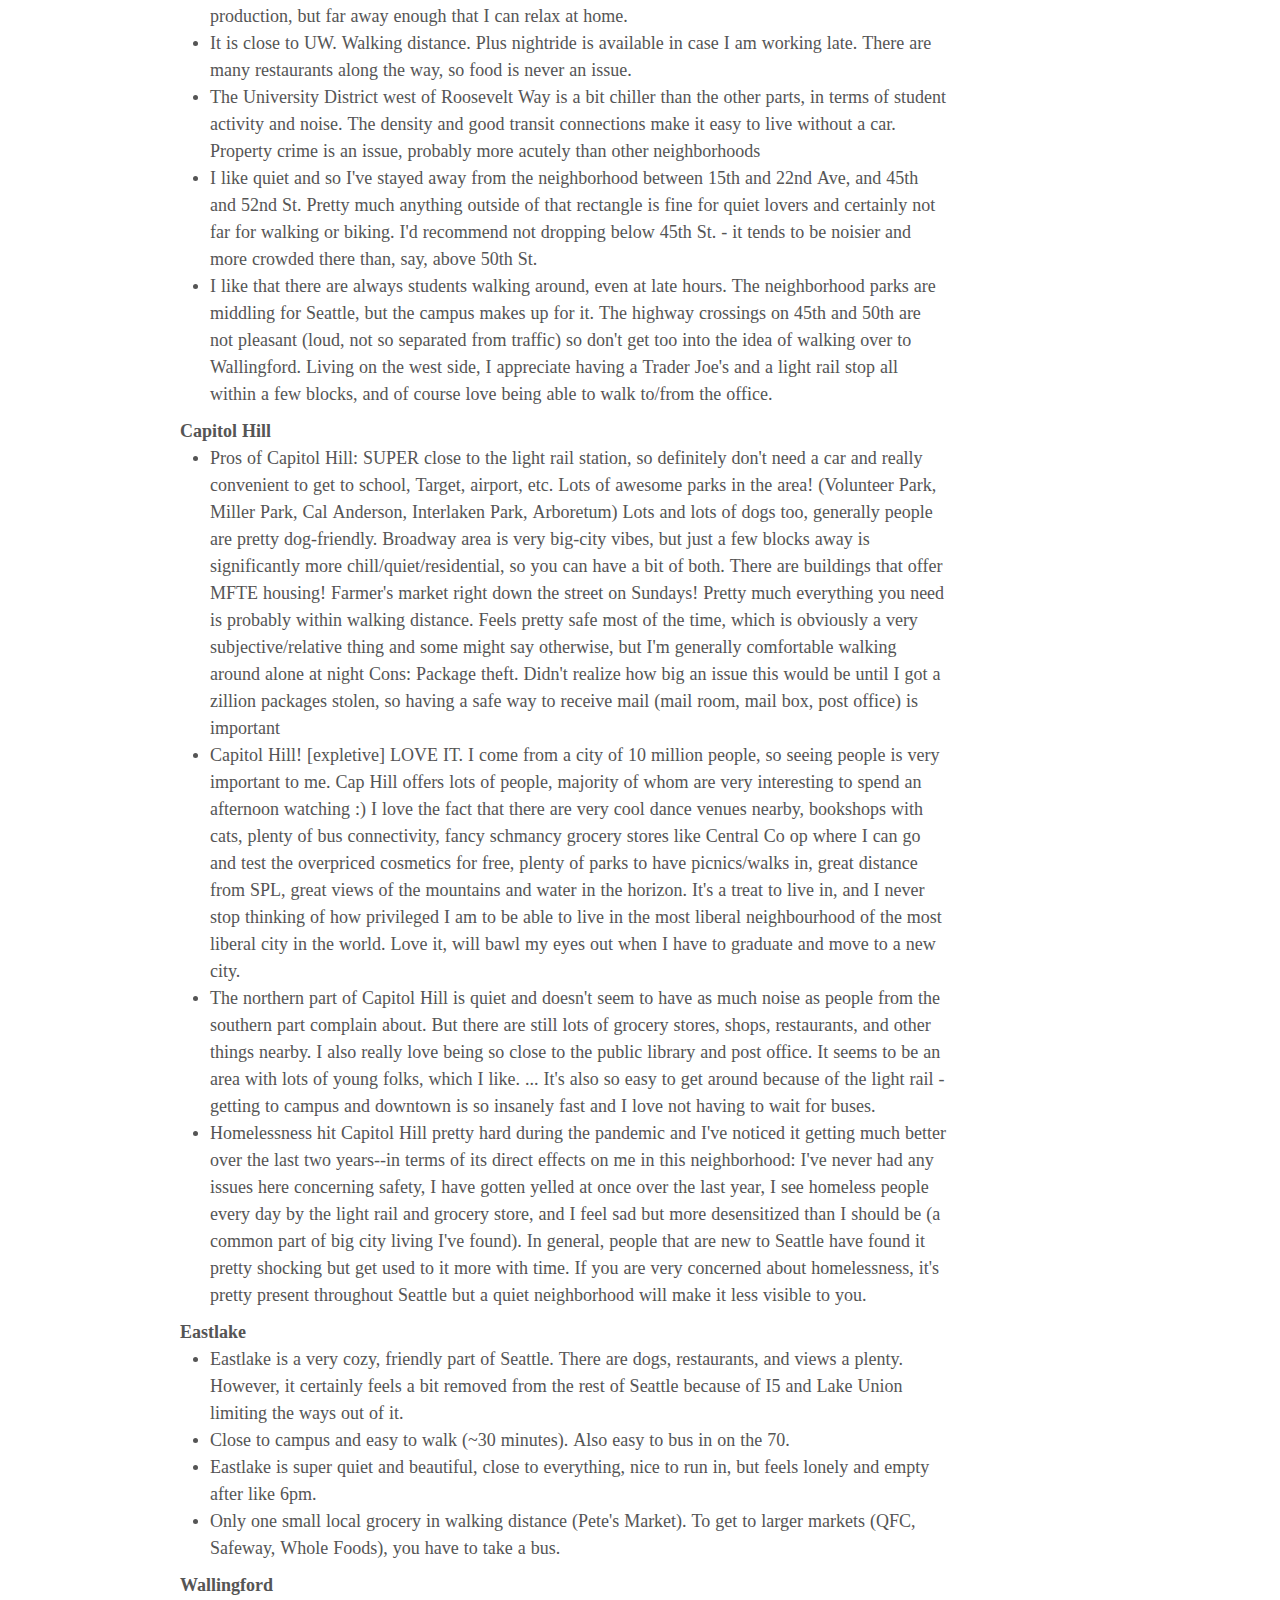
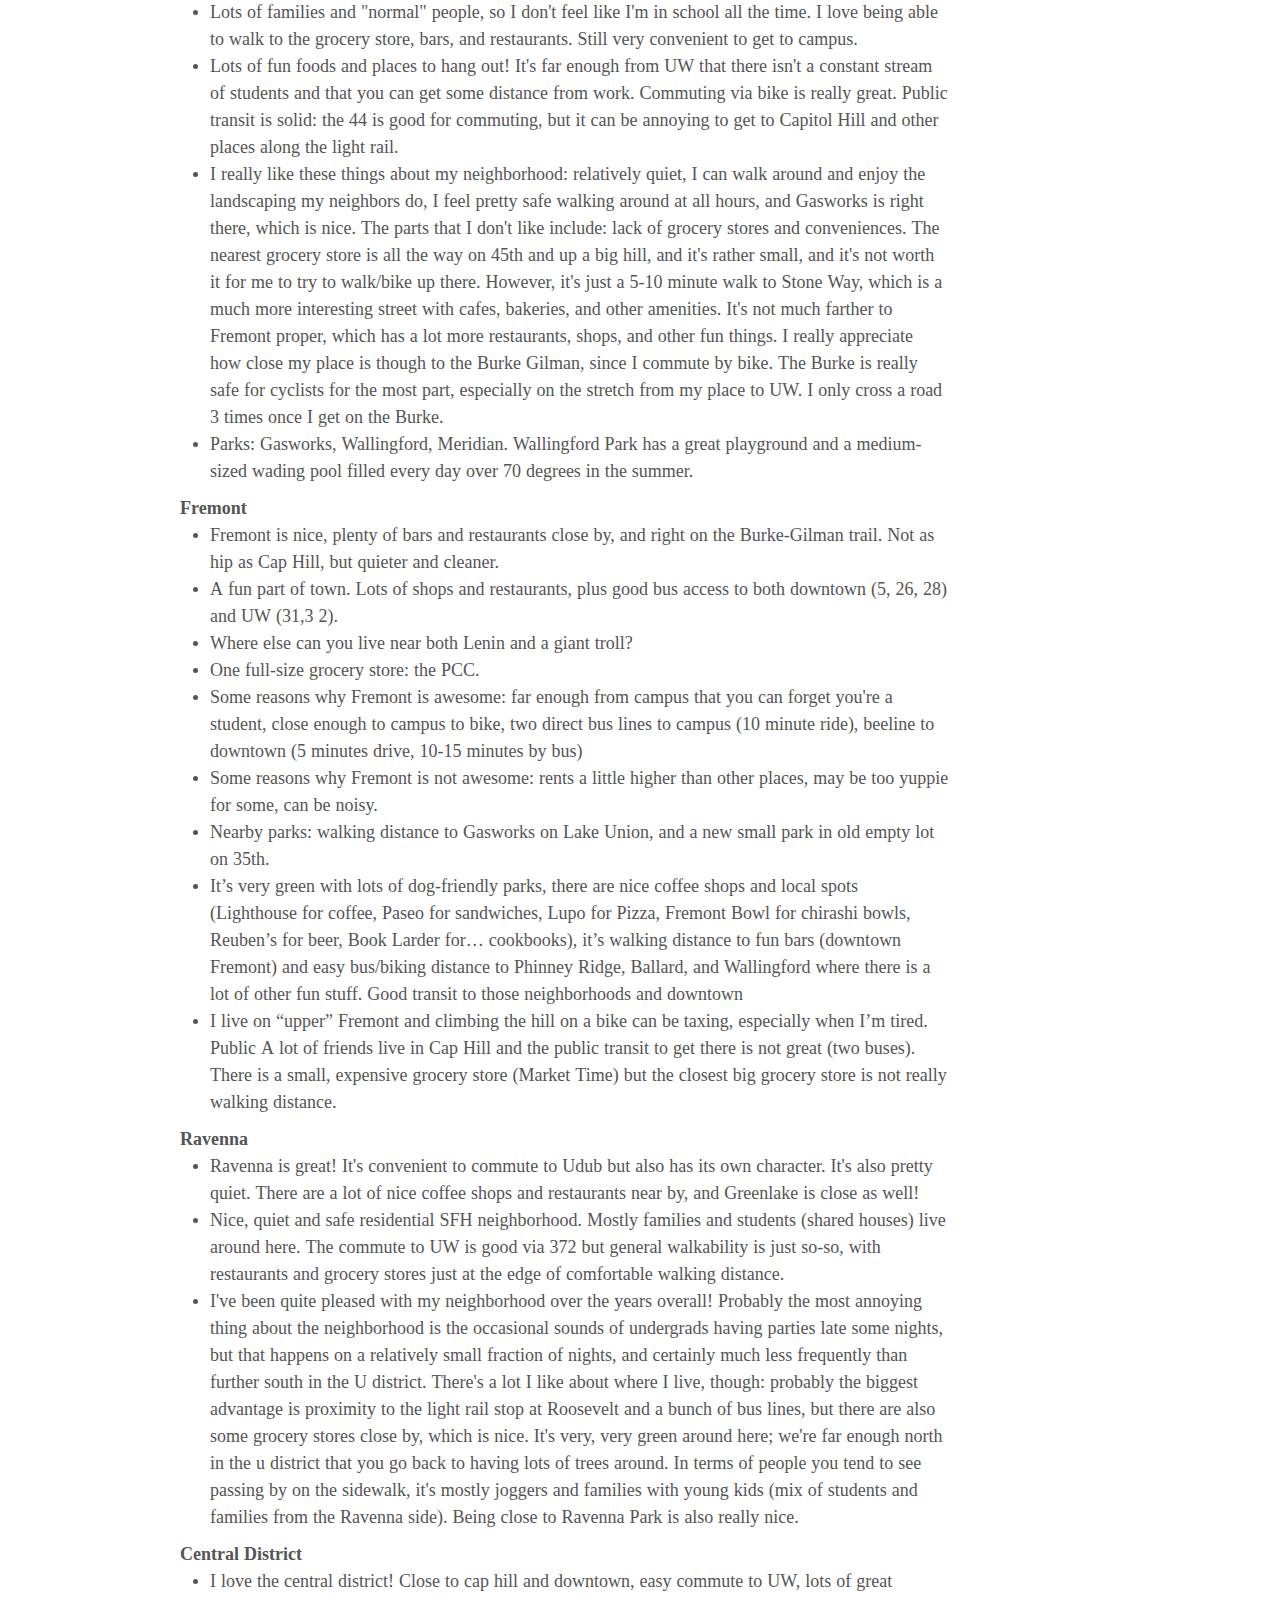
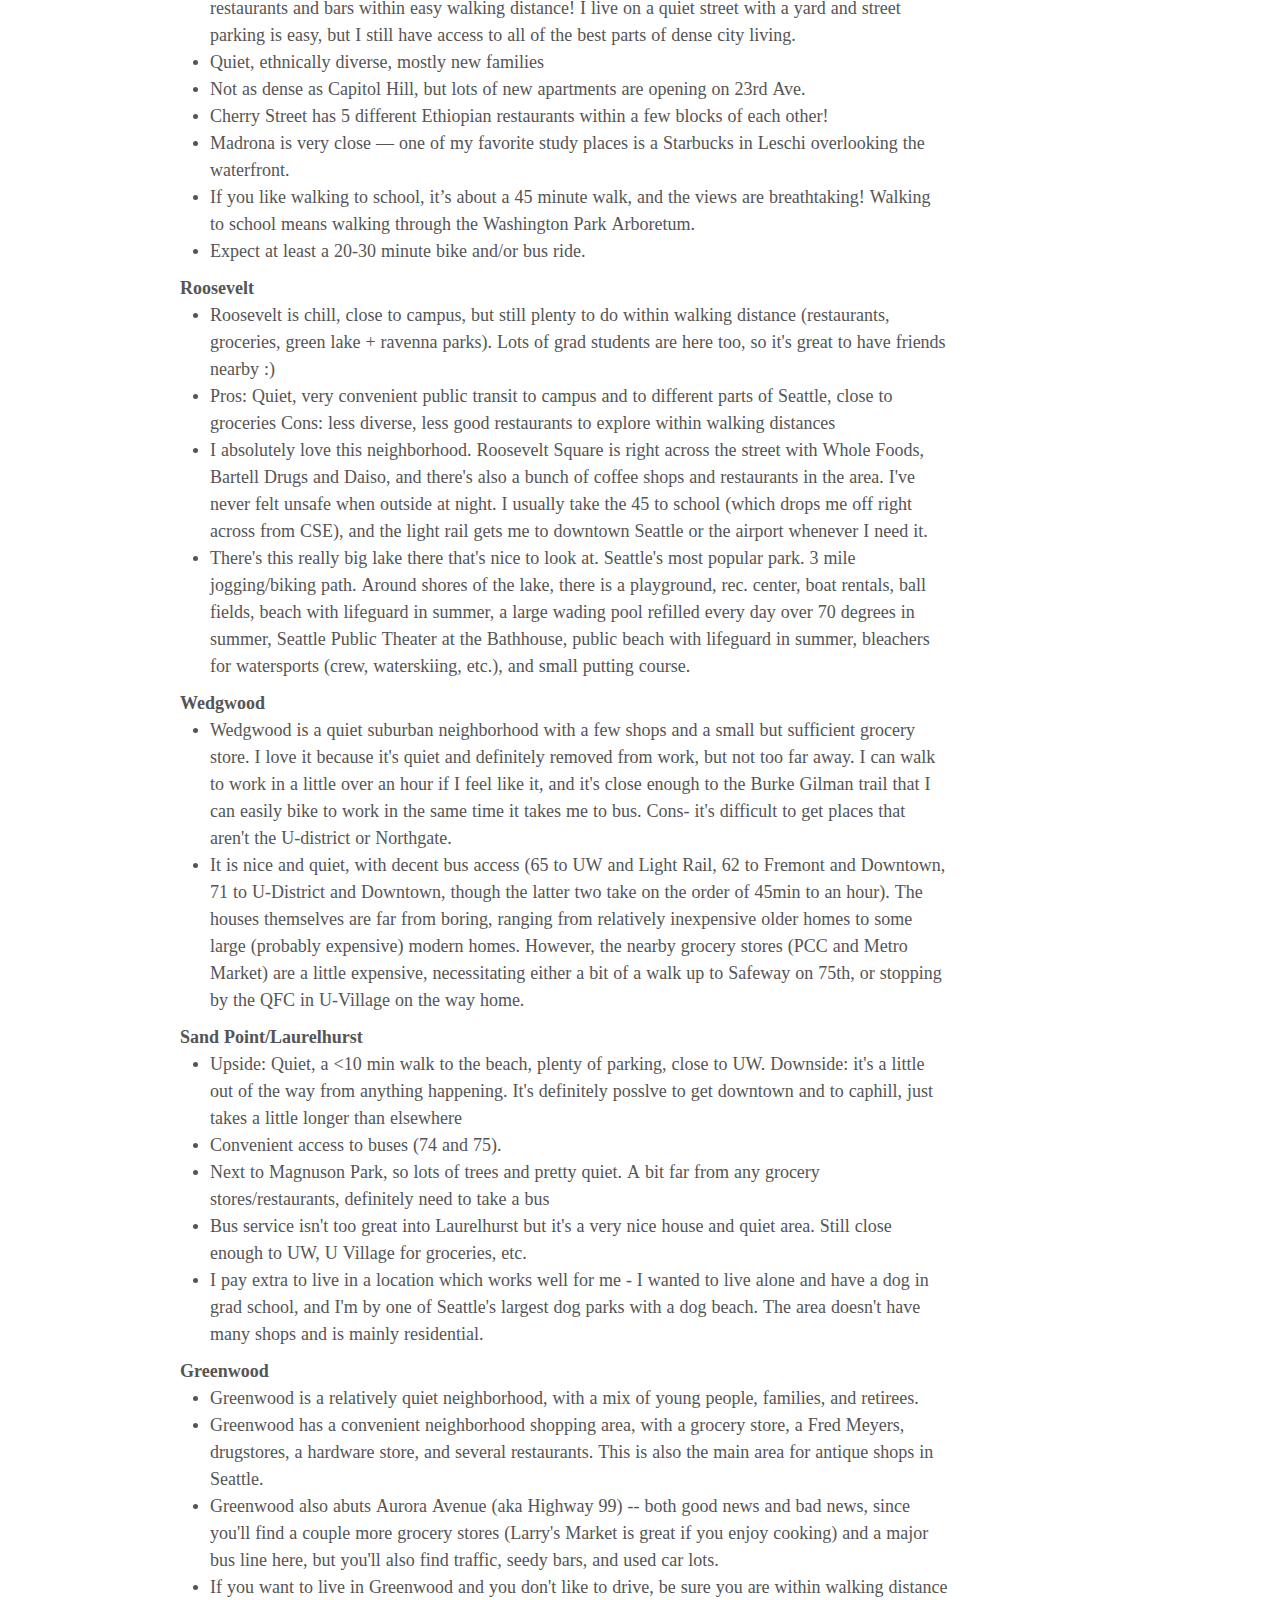
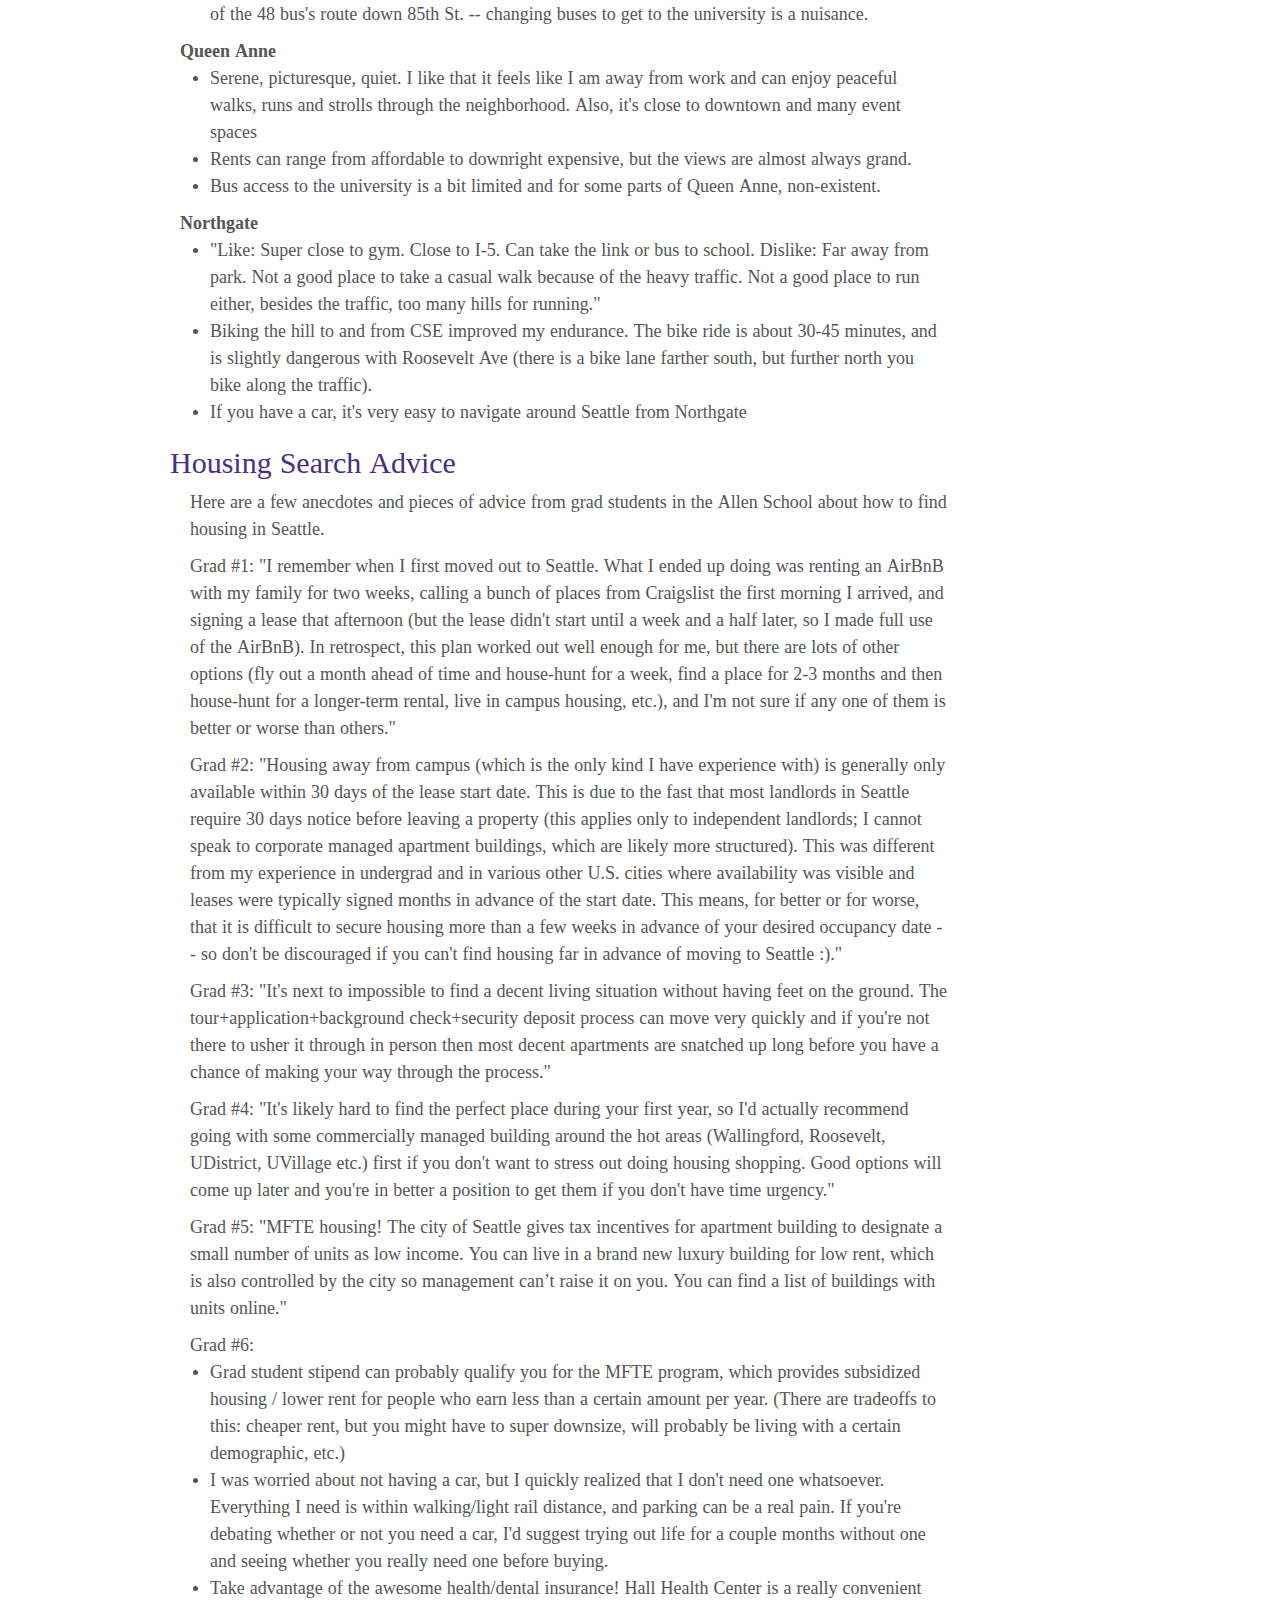
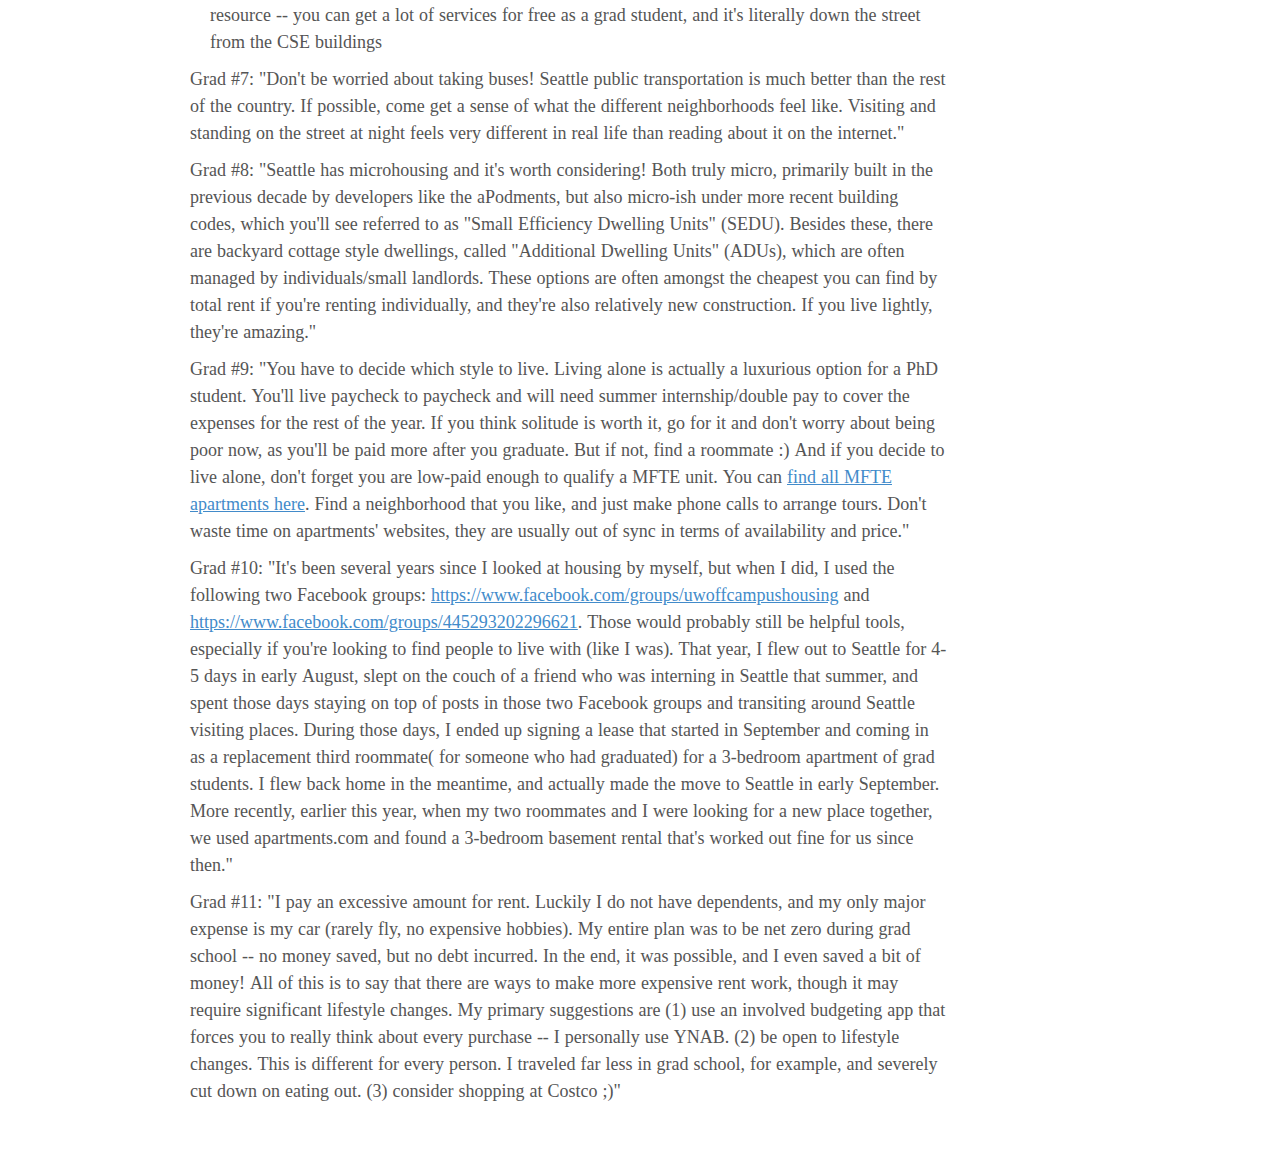
<file: 2024.html>
<!DOCTYPE html>
<html lang="en">
<head>
  <meta charset="utf-8">
  <meta http-equiv="X-UA-Compatible" content="IE=edge">
  <meta name="viewport" content="width=device-width, initial-scale=1">
  <meta name="description" content="">
  <meta name="author" content="">
  <link rel="shortcut icon" href="./assets/ico/favicon.ico">

  <title>UW CSE Housing Info</title>

  <!-- Bootstrap core CSS -->
  <link href="./css/bootstrap.min.css" rel="stylesheet">

  <!-- Custom styles for this template -->
  <link href="./css/blog.css" rel="stylesheet">
  <link href="./css/housing.css" rel="stylesheet">

  <!-- Font Awesome -->
  <link rel="stylesheet" href="./font-awesome/css/font-awesome.min.css">
</head>

<body>
  <div class="container">
    <div class="blog-header">
    </div>

    <div class="row">
      <div class="col-md-10 blog-main">


        <div class="blog-post">
          <h1 class="blog-post-title">Allen School Grad Student Housing Information</h1>

          <p class="text">Previous edition: June 4th, 2024<br />
            Updated by: <a href="https://aemichael.github.io">Alexandra Michael</a>
            (<a href="mailto:aemichae@cs.washington.edu">aemichae@cs.washington.edu</a>).
          </p>

          <p class="text">
            <a href="index.html"><b>Click here for the most up-to-date version of the housing info page.</b></a>
          </p>

            <!-- <p class="text">This page is publicly available on <a href="https://github.com/aemichael/cse-housing">Github</a>. Contributions welcome.</p> -->
            <p class="text" id="top">I. <a href="#faq">Frequently Asked Questions</a>
              <ul>
                <li><a href="#q_1">How much does an Allen School grad spend on rent per month?</a></li>
                <li><a href="#q_2">Where does everyone live?</a></li>
                <li><a href="#q_3">What is the housing process like?</a></li>
                <li><a href="#q_4">When should I start apartment hunting?</a></li>
                <li><a href="#q_5">What about graduate student dorms?</a></li>
                <li><a href="#q_6">Where can I find roommates?</a></li>
                <li><a href="#q_7">How do I find the best deals?</a></li>
                <li><a href="#q_8">What is the MFTE program? How can I take advantage of it?</a></li>
                <li><a href="#q_9">What is on the standard lease?</a></li>
                <li><a href="#q_10">What are my rights as a renter? Where can I get help if I have a problem?</a></li>
                <li><a href="#q_11">Do I need a car to live in Seattle?</a></li>
                <li><a href="#q_12">How is public transportation in Seattle?</a></li>
                <li><a href="#q_13">What is the biking situation in Seattle?</a></li>
                <li><a href="#q_14">Is there air conditioning (A/C) in apartments? What about heating?</a></li>
              </ul>
            </p>

            <p class="text">II. <a href="#rent_survey_results">Rent Survey Results</a></p>

            <p class="text">III. <a href="#deciding_where_to_live">Deciding Where To Live</a></p>
            <p class="text">IV. <a href="#advice">Housing Search Advice</a></p>

            <h2 class="blog-post-title" id="faq">Frequently Asked Questions</h2>


            <p class="faq_question" id="q_1">
              How much does a typical Allen School PhD student spend on rent per month? (<a href="#top">top</a>)
            </p>
            <p class="faq_answer">
              As of May 2024, the mean rent paid by PhD students in the Allen
              School is $1459/month. The mean utilities paid is $107 per month.
              <a href="#rent_survey_results">Detailed statistics are available here.</a>
            </p>

            <p class="faq_question" id="q_2">Where does everyone live? (<a href="#top">top</a>) </p>

            <p class="faq_answer">The most popular neighborhoods are (in decreasing popularity):

              <ul>
                <li>University District</li>
                <li>Roosevelt/Green Lake</li>
                <li>Capitol Hill</li>
                <li>Wallingford</li>
                <li>Ravenna/Bryant</li>
                <li>Sand Point/Laurelhurst</li>
              </ul>

              <p class="faq_question" id="q_3">What is the housing process like? (<a href="#top">top</a>) </p>
              <p class="faq_answer">
                You can find listings for housing on sites such as Zillow,
                Craigslist, PadMapper, or aPodment.com, and contact the listing
                agent (or landlord directly). The listing agent (or landlord)
                gets back to you with a time to visit the listing.
                Once you visit the listing and would like to move forward with
                the process, you pay a non-refundable application fee of $40.
                The application consists of a background and credit check.
                The landlord screens the applications in the order that they
                are received (First-In-Time), so the first qualifying applicant
                will be accepted.
                If the landlord or agent accepts your application,
                you and the landlord or agent sign a lease and the keys are
                delivered to you.
              </p>

              <p class="faq_question" id="q_4">
                When should I start apartment hunting? (<a href="#top">top</a>)
              </p>
              <p class="faq_answer">
                The best strategy is to look as soon as possible. The busiest
                times usually peaks on August 10th because of the projected
                move-in date of September 1st. Since UW does not start until
                mid- to late- September, most of the students prefer to start
                their lease period by September 1st. Existing tenants only have
                to give 20 days notice, so landlords are only guaranteed to know
                about vacancies that far in advance. This means that the best
                time to look for new places is just after the 10th of the month
                before you want your lease to start.
              </p>
              <p class="faq_answer">
                It's typically very stressful as a potential renter. It is a
                landlord's market in Seattle, meaning that there is a huge
                supply of renters with limited rental inventory. Each listing
                receives many inquiries and landlord's receive multiple rental
                applications per listing. The window for applying for housing is
                typically short. Within a week of a rental listing, multiple
                offers are submitted and selected by the landlord. If you find
                a place you like, contact the landlord, visit the place, and
                sign the lease as soon as possible!
              </p>

              <p class="faq_question" id="q_5">What about graduate student dorms? (<a href="#top">top</a>)  </p>
              <p class="faq_answer">
                <a href="https://hfs.uw.edu/Live/Graduate-Student-Apartments">
                  UW-managed graduate student dorms and apartments can be found here.
                </a>
                In June 2024, rates ranged from $1400 to $2200 a month depending
                on the housing configuration (e.g., 1BR, 2BR). Some benefits
                of on-campus housing are that they are very close to campus,
                and are furnished.
              </p>

              <p class="faq_question" id="q_6">
                Where can I find roommates? (<a href="#top">top</a>) </p>
              <p class="faq_answer">
                Finding other grad students (inside or outside of CSE) to live
                with can be very helpful for lowering costs.
                If you're affiliated with the Paul G. Allen School of Computer
                Science at the University of Washington, try e-mailing
                <a href="mailto:cs-grads@cs.washington.edu ">cs-grads@cs.washington.edu</a>
                to see if others are looking for roommates.
                <a href="mailto:misc@cs.washington.edu ">misc@cs.washington.edu</a>
                is also a great mailing list (and typically subscribed to by
                faculty and staff in addition to grads). The incoming new-grads
                (at <a href="mailto:new-grads@cs.washington.edu">new-grads@cs.washington.edu</a>)
                is a great place to search for roommates for the upcoming Autumn quarter.
              </p>
              <p class="faq_answer">
                On Facebook, you can join the
                <a href="https://www.facebook.com/groups/445293202296621/">
                University of Washington (UW) Housing, Sublets & Roommates</a>
                group.
                When browsing these sites, please be cautious of scams!
              </p>

              <p class="faq_question" id="q_7">
                How do I find the best deals? (<a href="#top">top</a>) </p>
              <p class="faq_answer">
                The best way is to consistently monitor Zillow or Craigslist,
                as good deals will appear very briefly before they are rented out.
                The best deals usually occur during off-rental months
                (such as December-April). The demand is much lower during this
                time, but the number of units on the market will also be lower.
              </p>

              <p class="faq_question" id="q_8">
                What is the MFTE program? How can I take advantage of it?(<a href="#top">top</a>) </p>
              <p class="faq_answer">
                Seattle's MFTE program incentivizes developers to set aside apartments
                for income-/rent-restricted use. MFTE apartments can be found in denser
                areas like Capitol Hill or Roosevelt for often $150 - $250
                less per month than comparable non-MFTE units. You can learn more on the
                <a href="https://www.seattle.gov/housing/housing-developers/multifamily-tax-exemption">
                  MFTE program website</a>
                or search for apartments on this
                <a href="https://mfte-seattle.com/all-buildings">map of MFTE units</a>.
              </p>
              <p class="faq_answer">
                Recent updates to MFTE guidelines have changed and clarified students'
                eligibility for the program. According to the
                <a href="https://www.seattle.gov/documents/Departments/Housing/PropertyManagers/MFTECompliance/MFTE_Compliance_Manual_2.18.25.pdf">
                  2025 MFTE Compliance Manual</a>,
                grad students can qualify <em>either</em> by providing their independently filed
                tax return from the previous year, <em>or</em> by completing the
                <a href="https://www.usa.gov/fafsa">FAFSA</a> or <a href="https://wsac.wa.gov/wasfa">WASFA</a>
                to prove they would be eligible for need-based aid.
                For details, see page 16 of the compliance manual linked above.

              <p class="faq_question" id="q_9">What is on the standard lease? (<a href="#top">top</a>) </p>
              <p class="faq_answer">
                Leases are typically 12 months in duration, but can default to
                to month-to-month afterwards. Some landlords may provide options for
                longer leases upon renewal (e.g., 15 - 16 months).
                It's very common that your landlord may increase the cost of rent
                when renewing the lease term or moving to a month-to-month lease.
              </p>
              <p class="faq_answer">
                Leases typically also contain additional charges: an application
                fee, security deposit, pet deposit (if applicable), parking,
                and cleaning fees on move-out.
              </p>
              <p class="faq_answer">
                Renters in Seattle can request to pay their move-in costs
                (security and pet deposits, last month rent if applicable) in up
                to 6 monthly installments for a 12-month lease. This can help
                lessen the upfront costs of moving considerably. Landlords
                don't have to offer this option, but do have to honor it upon request.
                <a href="https://tenantsunion.org/rights/deposit-questions">
                  Follow this link for more information on move-in deposits.
                </a>
              </p>

              <p class="faq_question" id="q_10">What are my rights as a renter? Where can I get help if I have a problem?</p>
              <p class="faq_answer">
                The <a href="https://tenantsunion.org/">Tenants Union of Washington State</a> 
                is an advocacy organization that offers a free 
                <a href="https://tenantsunion.org/counseling">tenants rights hotline</a> and 
                <a href="https://tenantsunion.org/rights">renter information sheets</a>, 
                including some specific to Seattle. 
                <a href="http://tenantrights206.com/">Be:Seattle</a> is a nonprofit
                centered around tenants' rights. They offer tenants' rights workshops, a 
                contact form where you can <a href="http://tenantrights206.com/contact/"> 
                ask questions about your rights as a renter</a>, and a 
                <a href="http://tenantrights206.com/tenant-research-portal/">tenant research portal</a> 
                where you can look up an address to see if the landlord is a serial 
                evictor or if there have been code violations there.
              </p>

              <p class="faq_question" id="q_11">Do I need a car to live in Seattle?</p>
              <p class="faq_answer">
                In general, no. Many people in the Allen School and the city live
                car-free. The UW campus is very accessible by public
                transportation and bike infrastructure. Popular neighborhoods
                such as Capitol Hill, the University District, Fremont, Roosevelt,
                and Wallingford are dense (for Seattle) and walkable - many
                amenities like restaurants, parks, and other services are within
                walking distance.
              </p>
              <p class="faq_answer">
                However, many students do choose to own cars, which are helpful
                for making cross-city trips, doing activities in the surrounding
                wilderness like hiking and skiing, or if you want to live in the
                more suburban neighborhoods farther from campus. Note
                that owning a car can be expensive, due primarily to parking fees.
                Street parking in the inner neighborhoods like Capitol Hill
                is often difficult to find, may require a paid permit, and can put
                your car at risk of break ins.
              </p>

              <p class="faq_question" id="q_12">
                How is public transportation in Seattle? (<a href="#top">top</a>)
              </p>
              <p class="faq_answer">
                Seattle has two main modes of public transportation: light rail
                and bus.
                <a href="https://kingcounty.maps.arcgis.com/apps/webappviewer/index.html?id=3e239c9048604de8a1c73b72679bc82e">
                  See here for an overview of the public transit system</a>.
              </p>
              <p class="faq_answer">
                The Link Light Rail system connects the UW campus with Northgate,
                Roosevelt, U-District, Capitol
                Hill, Downtown, South Seattle, and the airport.
                The light rail is very fast and runs mostly on underground/elevated
                tracks. Many students live near the light rail stations in
                Roosevelt and Capitol Hill, and commute via light
                rail, and other neighborhoods farther on the line like Beacon
                Hill and Columbia
                City are also possibilities. The light rail system is rapidly expanding,
                and new stops will open between Northgate and Lynnwood in August 2024.
              </p>
              <p class="faq_answer">
                Seattle also has great bus service that covers the rest of the city,
                operated by King County Metro. In core neighborhoods, buses run
                frequently, every 15 minutes or faster. Except on certain buses
                at rush hour (usually downtown buses), buses are often uncrowded
                and move quickly.
              </p>

              <p class="faq_question" id="q_13">What is the biking situation in Seattle? (<a href="#top">top</a>) </p>
              <p class="faq_answer">
                Seattle can be wet and hilly in places, but many of us commute
                via bike and use bikes to get around!
              </p>
              <p class="faq_answer">
                There are some good pieces of bike infrastructure around to make
                biking easier and safer. The Burke-Gilman
                trail is a great bike/pedestrian trail that links many
                neighborhoods with Seattle, including Ballard, Fremont, Wallingford,
                the U-District, Sand Point, and more. There are
                protected bike lanes on certain thoroughfares, such as Broadway
                in Capitol Hill, and Roosevelt Ave in the U-District, which make it
                safer to ride on the street. However, outside of protected
                corridors, you may have to share the road with cars, which can
                be dangerous. You can 
                <a href="http://seattlecitygis.maps.arcgis.com/apps/webappviewer/index.html?id=a24b25c3142c49e194190d6a888d97e3">
                  view the city bike network here</a>.
              </p>


              <p class="faq_question" id="q_14">Is there air conditioning (A/C) in apartments? What about heating?(<a href="#top">top</a>)</p>
              <p class="faq_answer">
                Air conditioning is not usually built into housing in Seattle,
                especially older housing. To stay cool during the summer, it's
                common to use a box fan to pull cool air from the outside at
                night. Most of the heating is forced air; heaters are typically
                per room or per area (instead of a central furnace).
              </p>

              <h2 class="blog-post-title" id="rent_survey_results">Grad Housing Survey Results</h2>

              <p class="text">
                We conducted a survey of Allen School PhD students in May
                2024, asking about where they lived, and how much they paid
                in rent. We received 94 responses, or about 27% of the student
                body.
              </p>

              <h3>Rent</h3>
              <p class="text">
                The mean rent paid by respondents was $1459, with a median of
                $1372, and interquartile range of $1156 - $1731
                (25th percentile - 75th percentile).
                Though rent is higher in units with fewer bedrooms, most opt to
                live in studio to 2 bedroom units. Especially in 1 bedroom units,
                the cost is offset by sharing a room with a roommate or partner.
              </p>
              <br />

              <div id="figures">
                <figure>
                  <center>
                    <img src="images/2024-rent.png"
                      alt="Students living alone in one-bedroom apartments tend to pay more
                           than average, by as much as $500 - $1000. Students in other sizes
                           of apartments or who share a room pay retns closer to the overall
                           average of $1459, though with a large spread around the mean.">
                  </center>
                  <figcaption>
                    <center>
                      Monthly rent paid by grad students,
                      by unit size and whether they share a bedroom with
                      another resident.
                      <a href="images/2024-rent.png" target="_blank">
                        Click here for full-size rent-by-dwelling size chart.
                      </a>
                    </center>
                  </figcaption>
                </figure>

                <figure>
                  <center>
                    <img src="images/2024-rooms.png"
                      alt="Most students who responded to the survey (61) live in studio
                           or one-bedroom apartments. 11.7% of those living in one-bedrooms
                           share their room with another resident, while none of those in
                           studios do. Third most popular are two-bedrooms (21 students),
                           followed by three- and four-bedrooms.">
                  </center>
                  <figcaption>
                    <center>
                      Size of dwellings occupied by grad students, by number
                      of bedrooms. Orange / lower
                      subsections of bars represent students who share a bedroom
                      with another resident.
                      <a href="images/2024-rooms.png" target="_blank">
                        Click here for full-size bedrooms chart.
                      </a>
                    </center>
                  </figcaption>
                </figure>
              </div>

              <br />
              <p class="text">
                Most graduate students live in market-rate apartments, with smaller
                but still significant proportions occupying either MFTE
                (income-restricted) apartments or rented houses. The rent paid by
                students in market-rate apartments has a median of $1413 and
                IQR of $1250 - $1850, compared to MFTE rents with a median of $1395
                and IQR of $1052 - $1679.
              </p>
              <br />

              <div id="figures">
                <figure>
                  <center>
                    <img src="images/2024-rent-by-housing-type.png"
                      alt="Rents for students living in non-MFTE (market-rate) apartments
                           average about $200 higher than for students in MFTE units.
                           Students who rent a house pay the lowest rents, with a
                           median roughly $300 lower than for MFTE apartments. A small
                           number of students own their homes and have monthly payments
                           generally on par with students in market-rate apartments.">
                  </center>
                  <figcaption>
                    <center>
                      Monthly rent paid by grad students,
                      by the type of unit they occupy.
                      <a href="images/2024-rent-by-housing-type.png" target="_blank">
                        Click here for full-size rent-by-unit type chart.
                      </a>
                    </center>
                  </figcaption>
                </figure>

                <figure>
                  <center>
                    <img src="images/2024-housing-type.png"
                      alt="A supermajority of students (61.7%) live in market-rate
                           apartments. 17.02% live in MFTE apartments and 14.89% live 
                           in rented houses. Only 5.32% own their home, and one
                           respondent lives in UW Family housing.">
                  </center>
                  <figcaption>
                    <center>
                      Types of housing occupied by grad students. Most students
                      live in market-rate apartments, with smaller proportions in
                      MFTE (income-restricted) apartments or rented houses.
                      <a href="images/2024-housing-type.png" target="_blank">
                        Click here for full-size housing type chart.
                      </a>
                    </center>
                  </figcaption>
                </figure>
              </div>


              <h3>Locations</h3>
              <img src="images/2024-neighborhoods.png" id="neighborhoods"
                alt="A map of Seattle overlayed with data on the number of grad students
                     living in each neighborhood. The most popular areas are the U-District
                     (27 respondents), Roosevelt/Green Lake (18), and Capitol Hill (14).
                     Between 1 and 6 respondents live in each of the other neighborhoods
                     represented, which include Wallingford, Ravenna/Bryant, and U-Village,
                     as well as other areas further from campus.">
              <p class="text">
                Grad students are distributed fairly widely across the city,
                but among our survey respondents, most are clustered in neighborhoods
                near campus: the University District, Capitol Hill,
                Ravenna, Wallingford, and Roosevelt.
              </p>
              <p class="text">
                Note that the data on the map is not comprehensive!
                Grad students live throughout the city; more grad students
                than indicated have lived in the Central District, Wallingford,
                Fremont, Eastlake, and South Lake Union.
              </p>

              <h3>Commute</h3>
              <p class="text">
                Grad students commute to campus using a variety of modes. The
                majority of students ride the bus some of the time, and many
                also walk or take the Light Rail. A smaller proportion bike or
                drive to school. Most students use a mix of modes: many live
                close enough to bike or walk when the weather is nice, others
                take the bus or light rail (or combination), and some drive when
                more convenient.
              </p>
              <p class="text">
                Commute times range from 5 - 10 minutes, for those living in the
                U-District, to 50 - 60 minutes, for those living in more distant
                neighborhoods. The average commute was 23 minutes.
              </p>

              <div id="figures">
                <figure>
                  <center>
                    <img src="images/2024-commute-mode.png" id="commute-modes"
                      alt="Over half of students (54.3%) take the bus to campus at
                           least some of the time. Many students also walk (38.3%)
                           and/or take the light rail (35.1%). Nearly a quarter
                           bike (24.5%), while the smallest number of students
                           drive (13.8%).">
                  </center>
                  <figcaption>
                    <center>
                      Commute modes used by grad students. Respondents could
                      select multiple options; thus the percentages add up to
                      greater than 100%.
                      <a href="images/2024-commute-mode.png" target="_blank">
                        Click here for full-size commute modes chart.
                      </a>
                    </center>
                  </figcaption>
                </figure>

                <figure>
                  <center>
                    <img src="images/2024-commute-length.png" id="commute-length"
                      alt="Most students commute in under 25 minutes, with the greatest
                           number (40.43%) having commutes between 17 and 23 minutes.
                           Over 90% of students have commutes under 35 minutes.">
                  </center>
                  <figcaption>
                    <center>
                      Histogram of grad students' commute length. The average
                      commute was 23 minutes long.
                      <a href="images/2024-commute-length.png" target="_blank">
                        Click here for full-size commute times chart.
                      </a>
                    </center>
                  </figcaption>
                </figure>
              </div>

              <br />

              <h2 class="blog-post-title" id="deciding_where_to_live">Deciding Where To Live</h2>

              <p class="text">Here’s a few words (from past and current grads) about each of the neighborhoods.</p>

              <p class="text"><b>University District</b></p>
              <ul>
                <li>It's a very student-oriented area - the Ave (University Way) has a lot of food on it, there's good shopping opportunities nearby, etc., which are in a student-like price range. Being able to walk or take a short bus trip to work is very useful for me - I'm close enough that going to work isn't a huge production, but far away enough that I can relax at home.</li>
                <li>It is close to UW. Walking distance. Plus nightride is available in case I am working late. There are many restaurants along the way, so food is never an issue. </li>
                <li>The University District west of Roosevelt Way is a bit chiller than the other parts, in terms of student activity and noise. The density and good transit connections make it easy to live without a car. Property crime is an issue, probably more acutely than other neighborhoods</li>
                <li>I like quiet and so I've stayed away from the neighborhood between 15th and 22nd Ave, and 45th and 52nd St. Pretty much anything outside of that rectangle is fine for quiet lovers and certainly not far for walking or biking. I'd recommend not dropping below 45th St. - it tends to be noisier and more crowded there than, say, above 50th St.</li>
                <li>I like that there are always students walking around, even at late hours. The neighborhood parks are middling for Seattle, but the campus makes up for it. The highway crossings on 45th and 50th are not pleasant (loud, not so separated from traffic) so don't get too into the idea of walking over to Wallingford. Living on the west side, I appreciate having a Trader Joe's and a light rail stop all within a few blocks, and of course love being able to walk to/from the office.</li>
              </ul>

              <p class="text"><b>Capitol Hill</b></p>
              <ul>
                <li>Pros of Capitol Hill: SUPER close to the light rail station, so definitely don't need a car and really convenient to get to school, Target, airport, etc. Lots of awesome parks in the area! (Volunteer Park, Miller Park, Cal Anderson, Interlaken Park, Arboretum) Lots and lots of dogs too, generally people are pretty dog-friendly. Broadway area is very big-city vibes, but just a few blocks away is significantly more chill/quiet/residential, so you can have a bit of both. There are buildings that offer MFTE housing! Farmer's market right down the street on Sundays! Pretty much everything you need is probably within walking distance. Feels pretty safe most of the time, which is obviously a very subjective/relative thing and some might say otherwise, but I'm generally comfortable walking around alone at night Cons: Package theft. Didn't realize how big an issue this would be until I got a zillion packages stolen, so having a safe way to receive mail (mail room, mail box, post office) is important</li>
                <li>Capitol Hill! [expletive] LOVE IT. I come from a city of 10 million people, so seeing people is very important to me. Cap Hill offers lots of people, majority of whom are very interesting to spend an afternoon watching :) I love the fact that there are very cool dance venues nearby, bookshops with cats, plenty of bus connectivity, fancy schmancy grocery stores like Central Co op where I can go and test the overpriced cosmetics for free, plenty of parks to have picnics/walks in, great distance from SPL, great views of the mountains and water in the horizon. It's a treat to live in, and I never stop thinking of how privileged I am to be able to live in the most liberal neighbourhood of the most liberal city in the world. Love it, will bawl my eyes out when I have to graduate and move to a new city.</li>
                <li>The northern part of Capitol Hill is quiet and doesn't seem to have as much noise as people from the southern part complain about. But there are still lots of grocery stores, shops, restaurants, and other things nearby. I also really love being so close to the public library and post office. It seems to be an area with lots of young folks, which I like. ... It's also so easy to get around because of the light rail - getting to campus and downtown is so insanely fast and I love not having to wait for buses.</li>
                <li>Homelessness hit Capitol Hill pretty hard during the pandemic and I've noticed it getting much better over the last two years--in terms of its direct effects on me in this neighborhood: I've never had any issues here concerning safety, I have gotten yelled at once over the last year, I see homeless people every day by the light rail and grocery store, and I feel sad but more desensitized than I should be (a common part of big city living I've found). In general, people that are new to Seattle have found it pretty shocking but get used to it more with time. If you are very concerned about homelessness, it's pretty present throughout Seattle but a quiet neighborhood will make it less visible to you.</li>
              </ul>

              <p class="text"><b>Eastlake</b></p>
              <ul>
                <li>Eastlake is a very cozy, friendly part of Seattle. There are dogs, restaurants, and views a plenty. However, it certainly feels a bit removed from the rest of Seattle because of I5 and Lake Union limiting the ways out of it.</li>
                <li>Close to campus and easy to walk (~30 minutes). Also easy to bus in on the 70.</li>
                <li>Eastlake is super quiet and beautiful, close to everything, nice to run in, but feels lonely and empty after like 6pm.</li>
                <li>Only one small local grocery in walking distance (Pete's Market). To get to larger markets (QFC, Safeway, Whole Foods), you have to take a bus.</li>
              </ul>

              <p class="text"><b>Wallingford</b></p>
              <ul>
                <li>Lots of families and "normal" people, so I don't feel like I'm in school all the time. I love being able to walk to the grocery store, bars, and restaurants. Still very convenient to get to campus.</li>
                <li>Lots of fun foods and places to hang out! It's far enough from UW that there isn't a constant stream of students and that you can get some distance from work. Commuting via bike is really great. Public transit is solid: the 44 is good for commuting, but it can be annoying to get to Capitol Hill and other places along the light rail.</li>
                <li>I really like these things about my neighborhood: relatively quiet, I can walk around and enjoy the landscaping my neighbors do, I feel pretty safe walking around at all hours, and Gasworks is right there, which is nice. The parts that I don't like include: lack of grocery stores and conveniences. The nearest grocery store is all the way on 45th and up a big hill, and it's rather small, and it's not worth it for me to try to walk/bike up there. However, it's just a 5-10 minute walk to Stone Way, which is a much more interesting street with cafes, bakeries, and other amenities. It's not much farther to Fremont proper, which has a lot more restaurants, shops, and other fun things. I really appreciate how close my place is though to the Burke Gilman, since I commute by bike. The Burke is really safe for cyclists for the most part, especially on the stretch from my place to UW. I only cross a road 3 times once I get on the Burke.</li>
                <li>Parks: Gasworks, Wallingford, Meridian. Wallingford Park has a great playground and a medium-sized wading pool filled every day over 70 degrees in the summer.</li>
              </ul>

              <p class="text"><b>Fremont</b></p>
              <ul>
                <li>Fremont is nice, plenty of bars and restaurants close by, and right on the Burke-Gilman trail. Not as hip as Cap Hill, but quieter and cleaner.</li>
                <li>A fun part of town. Lots of shops and restaurants, plus good bus access to both downtown (5, 26, 28) and UW (31,3 2).</li>
                <li>Where else can you live near both Lenin and a giant troll?</li>
                <li>One full-size grocery store: the PCC.</li>
                <li>Some reasons why Fremont is awesome: far enough from campus that you can forget you're a student, close enough to campus to bike, two direct bus lines to campus (10 minute ride), beeline to downtown (5 minutes drive, 10-15 minutes by bus)</li>
                <li>Some reasons why Fremont is not awesome: rents a little higher than other places, may be too yuppie for some, can be noisy.</li>
                <li>Nearby parks: walking distance to Gasworks on Lake Union, and a new small park in old empty lot on 35th.</li>
                <li>It’s very green with lots of dog-friendly parks, there are nice coffee shops and local spots (Lighthouse for coffee, Paseo for sandwiches, Lupo for Pizza, Fremont Bowl for chirashi bowls, Reuben’s for beer, Book Larder for… cookbooks), it’s walking distance to fun bars (downtown Fremont) and easy bus/biking distance to Phinney Ridge, Ballard, and Wallingford where there is a lot of other fun stuff. Good transit to those neighborhoods and downtown</li>
                <li>I live on “upper” Fremont and climbing the hill on a bike can be taxing, especially when I’m tired. Public A lot of friends live in Cap Hill and the public transit to get there is not great (two buses). There is a small, expensive grocery store (Market Time) but the closest big grocery store is not really walking distance.</li>
              </ul>
              <p class="text"><b>Ravenna</b></p>
              <ul>
                <li>Ravenna is great! It's convenient to commute to Udub but also has its own character. It's also pretty quiet. There are a lot of nice coffee shops and restaurants near by, and Greenlake is close as well!</li>
                <li>Nice, quiet and safe residential SFH neighborhood. Mostly families and students (shared houses) live around here. The commute to UW is good via 372 but general walkability is just so-so, with restaurants and grocery stores just at the edge of comfortable walking distance.</li>
                <li>I've been quite pleased with my neighborhood over the years overall! Probably the most annoying thing about the neighborhood is the occasional sounds of undergrads having parties late some nights, but that happens on a relatively small fraction of nights, and certainly much less frequently than further south in the U district. There's a lot I like about where I live, though: probably the biggest advantage is proximity to the light rail stop at Roosevelt and a bunch of bus lines, but there are also some grocery stores close by, which is nice. It's very, very green around here; we're far enough north in the u district that you go back to having lots of trees around. In terms of people you tend to see passing by on the sidewalk, it's mostly joggers and families with young kids (mix of students and families from the Ravenna side). Being close to Ravenna Park is also really nice.</li>
              </ul>

              <p class="text"><b>Central District</b></p>
              <ul>
                <li>I love the central district! Close to cap hill and downtown, easy commute to UW, lots of great restaurants and bars within easy walking distance! I live on a quiet street with a yard and street parking is easy, but I still have access to all of the best parts of dense city living.</li>
                <li>Quiet, ethnically diverse, mostly new families</li>
                <li>Not as dense as Capitol Hill, but lots of new apartments are opening on 23rd Ave.</li>
                <li>Cherry Street has 5 different Ethiopian restaurants within a few blocks of each other!</li>
                <li>Madrona is very close — one of my favorite study places is a Starbucks in Leschi overlooking the waterfront.</li>
                <li>If you like walking to school, it’s about a 45 minute walk, and the views are breathtaking! Walking to school means walking through the Washington Park Arboretum.</li>
                <li>Expect at least a 20-30 minute bike and/or bus ride.</li>
              </ul>
              <p class="text"><b>Roosevelt</b></p>
              <ul>
                <li>Roosevelt is chill, close to campus, but still plenty to do within walking distance (restaurants, groceries, green lake + ravenna parks). Lots of grad students are here too, so it's great to have friends nearby :)</li>
                <li>Pros: Quiet, very convenient public transit to campus and to different parts of Seattle, close to groceries
                  Cons: less diverse, less good restaurants to explore within walking distances</li>
                <li>I absolutely love this neighborhood. Roosevelt Square is right across the street with Whole Foods, Bartell Drugs and Daiso, and there's also a bunch of coffee shops and restaurants in the area. I've never felt unsafe when outside at night. I usually take the 45 to school (which drops me off right across from CSE), and the light rail gets me to downtown Seattle or the airport whenever I need it.</li>
                <li>There's this really big lake there that's nice to look at. Seattle's most popular park. 3 mile jogging/biking path. Around shores of the lake, there is a playground, rec. center, boat rentals, ball fields, beach with lifeguard in summer, a large wading pool refilled every day over 70 degrees in summer, Seattle Public Theater at the Bathhouse, public beach with lifeguard in summer, bleachers for watersports (crew, waterskiing, etc.), and small putting course.</li>
                </ul>
              <p class="text"><b>Wedgwood</b></p>
              <ul>
                <li>Wedgwood is a quiet suburban neighborhood with a few shops and a small but sufficient grocery store. I love it because it's quiet and definitely removed from work, but not too far away. I can walk to work in a little over an hour if I feel like it, and it's close enough to the Burke Gilman trail that I can easily bike to work in the same time it takes me to bus. Cons- it's difficult to get places that aren't the U-district or Northgate.</li>
                <li>It is nice and quiet, with decent bus access (65 to UW and Light Rail, 62 to Fremont and Downtown, 71 to U-District and Downtown, though the latter two take on the order of 45min to an hour). The houses themselves are far from boring, ranging from relatively inexpensive older homes to some large (probably expensive) modern homes.
                  However, the nearby grocery stores (PCC and Metro Market) are a little expensive, necessitating either a bit of a walk up to Safeway on 75th, or stopping by the QFC in U-Village on the way home.</li>
              </ul>

              <p class="text"><b>Sand Point/Laurelhurst</b></p>
              <ul>
                <li>Upside: Quiet, a &lt;10 min walk to the beach, plenty of parking, close to UW. Downside: it's a little out of the way from anything happening. It's definitely posslve to get downtown and to caphill, just takes a little longer than elsewhere</li>
                <li>Convenient access to buses (74 and 75).</li>
                <li>Next to Magnuson Park, so lots of trees and pretty quiet. A bit far from any grocery stores/restaurants, definitely need to take a bus </li>
                <li>Bus service isn't too great into Laurelhurst but it's a very nice house and quiet area. Still close enough to UW, U Village for groceries, etc.</li>
                <li>I pay extra to live in a location which works well for me - I wanted to live alone and have a dog in grad school, and I'm by one of Seattle's largest dog parks with a dog beach.  The area doesn't have many shops and is mainly residential.  </li>
              </ul>
              <p class="text"><b>Greenwood</b></p>
              <ul>
                <li>Greenwood is a relatively quiet neighborhood, with a mix of young people, families, and retirees.</li>
                <li>Greenwood has a convenient neighborhood shopping area, with a grocery store, a Fred Meyers, drugstores, a hardware store, and several restaurants. This is also the main area for antique shops in Seattle.</li>
                <li>Greenwood also abuts Aurora Avenue (aka Highway 99) -- both good news and bad news, since you'll find a couple more grocery stores (Larry's Market is great if you enjoy cooking) and a major bus line here, but you'll also find traffic, seedy bars, and used car lots.</li>
                <li>If you want to live in Greenwood and you don't like to drive, be sure you are within walking distance of the 48 bus's route down 85th St. -- changing buses to get to the university is a nuisance.</li>
              </ul>
              <p class="text"><b>Queen Anne</b></p>
              <ul>
                <li>Serene, picturesque, quiet. I like that it feels like I am away from work and can enjoy peaceful walks, runs and strolls through the neighborhood. Also, it's close to downtown and many event spaces</li>
                <li>Rents can range from affordable to downright expensive, but the views are almost always grand.</li>
                <li>Bus access to the university is a bit limited and for some parts of Queen Anne, non-existent.</li>
              </ul>
              <p class="text"><b>Northgate</b></p>
              <ul>
                <li>"Like: Super close to gym. Close to I-5. Can take the link or bus to school.
                  Dislike: Far away from park. Not a good place to take a casual walk because of the heavy traffic. Not a good place to run either, besides the traffic, too many hills for running."</li>
                <li>Biking the hill to and from CSE improved my endurance. The bike ride is about 30-45 minutes, and is slightly dangerous with Roosevelt Ave (there is a bike lane farther south, but further north you bike along the traffic).</li>
                <li>If you have a car, it's very easy to navigate around Seattle from Northgate</li>
              </ul>

              <h2 id="advice">Housing Search Advice</h2>
              <p class="faq_answer">Here are a few anecdotes and pieces of advice from grad students in the Allen School about how to find housing in Seattle.</p>
              <p class="faq_answer">Grad #1: "I remember when I first moved out to Seattle. What I ended up doing was renting an AirBnB with my family for two weeks, calling a bunch of places from Craigslist the first morning I arrived, and signing a lease that afternoon (but the lease didn't start until a week and a half later, so I made full use of the AirBnB). In retrospect, this plan worked out well enough for me, but there are lots of other options (fly out a month ahead of time and house-hunt for a week, find a place for 2-3 months and then house-hunt for a longer-term rental, live in campus housing, etc.), and I'm not sure if any one of them is better or worse than others."</p>
              <p class="faq_answer">Grad #2: "Housing away from campus (which is the only kind I have experience with) is generally only available within 30 days of the lease start date. This is due to the fast that most landlords in Seattle require 30 days notice before leaving a property (this applies only to independent landlords; I cannot speak to corporate managed apartment buildings, which are likely more structured). This was different from my experience in undergrad and in various other U.S. cities where availability was visible and leases were typically signed months in advance of the start date. This means, for better or for worse, that it is difficult to secure housing more than a few weeks in advance of your desired occupancy date -- so don't be discouraged if you can't find housing far in advance of moving to Seattle :)."</p>
              <p class="faq_answer">Grad #3: "It's next to impossible to find a decent living situation without having feet on the ground. The tour+application+background check+security deposit process can move very quickly and if you're not there to usher it through in person then most decent apartments are snatched up long before you have a chance of making your way through the process."</p>
              <p class="faq_answer">Grad #4: "It's likely hard to find the perfect place during your first year, so I'd actually recommend going with some commercially managed building around the hot areas (Wallingford, Roosevelt, UDistrict, UVillage etc.) first if you don't want to stress out doing housing shopping. Good options will come up later and you're in better a position to get them if you don't have time urgency."</p>
              <p class="faq_answer">Grad #5: "MFTE housing! The city of Seattle gives tax incentives for apartment building to designate a small number of units as low income. You can live in a brand new luxury building for low rent, which is also controlled by the city so management can’t raise it on you. You can find a list of buildings with units online."</p>
              <p class="faq_answer">Grad #6:
                <ul>
                  <li>Grad student stipend can probably qualify you for the MFTE program, which provides subsidized housing / lower rent for people who earn less than a certain amount per year. (There are tradeoffs to this: cheaper rent, but you might have to super downsize, will probably be living with a certain demographic, etc.)</li>
                  <li>I was worried about not having a car, but I quickly realized that I don't need one whatsoever. Everything I need is within walking/light rail distance, and parking can be a real pain. If you're debating whether or not you need a car, I'd suggest trying out life for a couple months without one and seeing whether you really need one before buying.</li>
                  <li>Take advantage of the awesome health/dental insurance! Hall Health Center is a really convenient resource -- you can get a lot of services for free as a grad student, and it's literally down the street from the CSE buildings</li>
                </ul>
              </p>
              <p class="faq_answer">Grad #7: "Don't be worried about taking buses! Seattle public transportation is much better than the rest of the country. If possible, come get a sense of what the different neighborhoods feel like. Visiting and standing on the street at night feels very different in real life than reading about it on the internet."</p>
              <p class="faq_answer">Grad #8: "Seattle has microhousing and it's worth considering! Both truly micro, primarily built in the previous decade by developers like the aPodments, but also micro-ish under more recent building codes, which you'll see referred to as "Small Efficiency Dwelling Units" (SEDU). Besides these, there are backyard cottage style dwellings, called "Additional Dwelling Units" (ADUs), which are often managed by individuals/small landlords. These options are often amongst the cheapest you can find by total rent if you're renting individually, and they're also relatively new construction. If you live lightly, they're amazing."</p>
              <p class="faq_answer">
                Grad #9:
                "You have to decide which style to live. Living alone is actually a luxurious option for a PhD student. You'll live paycheck to paycheck and will need summer internship/double pay to cover the expenses for the rest of the year. If you think solitude is worth it, go for it and don't worry about being poor now, as you'll be paid more after you graduate. But if not, find a roommate :)
                And if you decide to live alone, don't forget you are low-paid enough to qualify a MFTE unit. You can <a href="https://www.seattle.gov/housing/renters/find-housing">find all MFTE apartments here</a>. Find a neighborhood that you like, and just make phone calls to arrange tours. Don't waste time on apartments' websites, they are usually out of sync in terms of availability and price."
              </p>
              <p class="faq_answer">Grad #10: "It's been several years since I looked at housing by myself, but when I did, I used the following two Facebook groups: <a href="https://www.facebook.com/groups/uwoffcampushousing">https://www.facebook.com/groups/uwoffcampushousing</a> and <a href="https://www.facebook.com/groups/uwoffcampushousing">https://www.facebook.com/groups/445293202296621</a>. Those would probably still be helpful tools, especially if you're looking to find people to live with (like I was). That year, I flew out to Seattle for 4-5 days in early August, slept on the couch of a friend who was interning in Seattle that summer, and spent those days staying on top of posts in those two Facebook groups and transiting around Seattle visiting places. During those days, I ended up signing a lease that started in September and coming in as a replacement third roommate( for someone who had graduated) for a 3-bedroom apartment of grad students. I flew back home in the meantime, and actually made the move to Seattle in early September. More recently, earlier this year, when my two roommates and I were looking for a new place together, we used apartments.com and found a 3-bedroom basement rental that's worked out fine for us since then."</p>
              <p class="faq_answer">Grad #11: "I pay an excessive amount for rent. Luckily I do not have dependents, and my only major expense is my car (rarely fly, no expensive hobbies). My entire plan was to be net zero during grad school -- no money saved, but no debt incurred. In the end, it was possible, and I even saved a bit of money! All of this is to say that there are ways to make more expensive rent work, though it may require significant lifestyle changes. My primary suggestions are (1) use an involved budgeting app that forces you to really think about every purchase -- I personally use YNAB. (2) be open to lifestyle changes. This is different for every person. I traveled far less in grad school, for example, and severely cut down on eating out. (3) consider shopping at Costco ;)"</p> 
            </div><!-- /.blog-post -->
            </div><!-- /.blog-main -->
          </div><!-- /.row -->
        </div><!-- /.container -->

    <!-- Bootstrap core JavaScript
      ================================================== -->
      <!-- Placed at the end of the document so the pages load faster -->
      <script src="https://ajax.googleapis.com/ajax/libs/jquery/1.11.0/jquery.min.js"></script>
      <script src="./js/bootstrap.min.js"></script>
      <script src="./js/docs.min.js"></script>
    </body>
    </html>
</file>
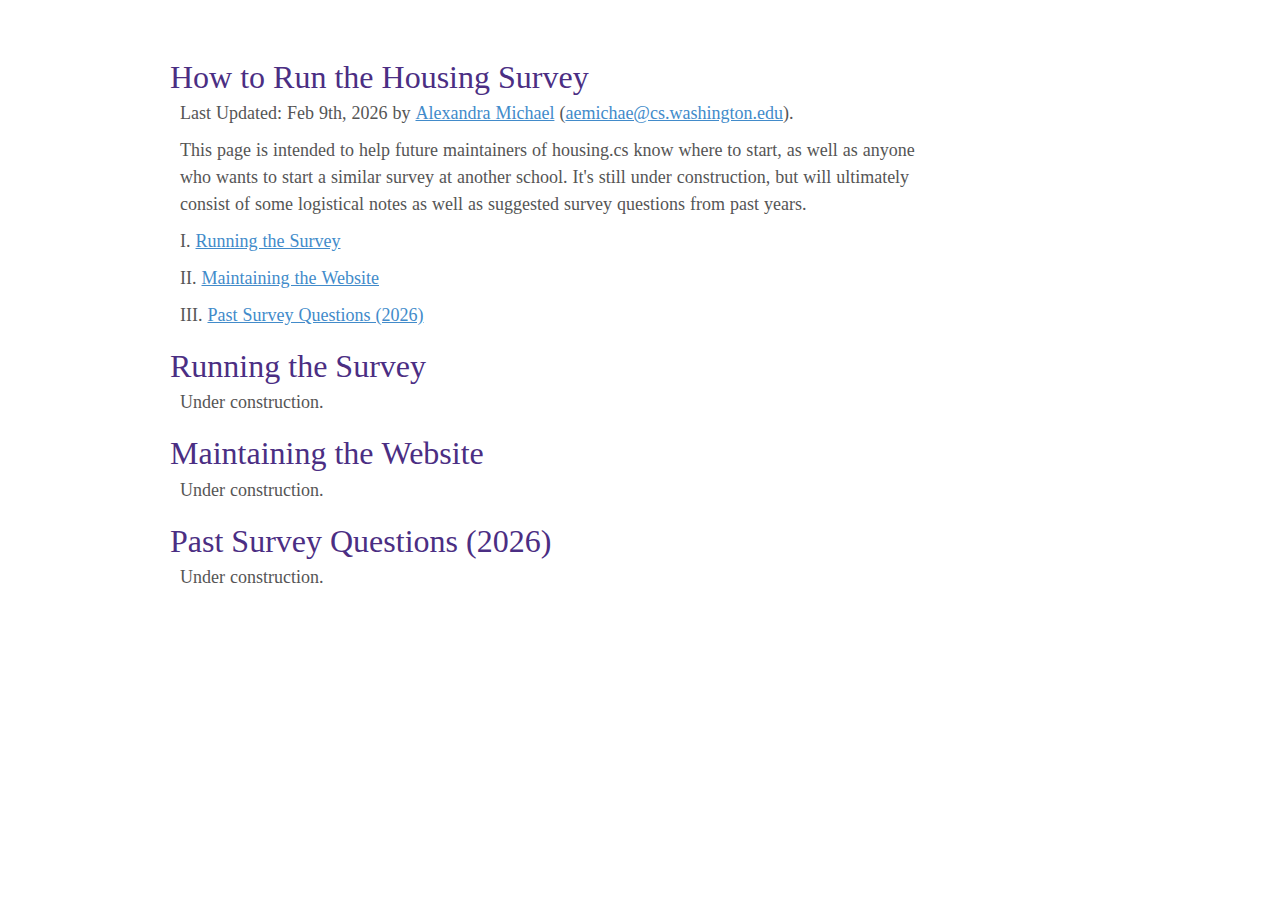
<file: how-to.html>
<!DOCTYPE html>
<html lang="en">
<head>
  <meta charset="utf-8">
  <meta http-equiv="X-UA-Compatible" content="IE=edge">
  <meta name="viewport" content="width=device-width, initial-scale=1">
  <meta name="description" content="">
  <meta name="author" content="">
  <link rel="shortcut icon" href="./assets/ico/favicon.ico">

  <title>UW CSE Housing Info</title>

  <!-- Bootstrap core CSS -->
  <link href="./css/bootstrap.min.css" rel="stylesheet">

  <!-- Custom styles for this template -->
  <link href="./css/blog.css" rel="stylesheet">
  <link href="./css/housing-2022.css" rel="stylesheet">

  <!-- Font Awesome -->
  <link rel="stylesheet" href="./font-awesome/css/font-awesome.min.css">
</head>

<body>
  <div class="container">
    <div class="blog-header">
    </div>

    <div class="row">
      <div class="col-md-10 blog-main">
        <div class="blog-post">
          <h1 class="blog-post-title">How to Run the Housing Survey</h1>

          <p class="text">Last Updated: Feb 9th, 2026 by <a href="https://alexandramichael.com">Alexandra Michael</a>
            (<a href="mailto:aemichae@cs.washington.edu">aemichae@cs.washington.edu</a>).
          </p>

          <p class="text">
            This page is intended to help future maintainers of housing.cs know where to start, as well as anyone who
            wants to start a similar survey at another school.
            It's still under construction, but will ultimately consist of some logistical notes as well as suggested survey questions from past years.
          </p>
          
          <p class="text" id="top">I. <a href="#survey_logistics">Running the Survey</a></p>
          <p class="text" id="top">II. <a href="#website_maintenance">Maintaining the Website</a></p>
          <p class="text" id="top">III. <a href="#questions">Past Survey Questions (2026)</a></p>

          <h2 class="blog-post-title" id="survey_logistics">Running the Survey</h2>

          <p class="text">
            Under construction.
          </p>

          <h2 class="blog-post-title" id="website_maintenance">Maintaining the Website</h2>

          <p class="text">
            Under construction.
          </p>

          <h2 class="blog-post-title" id="questions">Past Survey Questions (2026)</h2>

          <p class="text">
            Under construction.
          </p>


        <div class="blog-post">
            </div><!-- /.blog-post -->
            </div><!-- /.blog-main -->
          </div><!-- /.row -->
        </div><!-- /.container -->

    <!-- Bootstrap core JavaScript
      ================================================== -->
      <!-- Placed at the end of the document so the pages load faster -->
      <script src="https://ajax.googleapis.com/ajax/libs/jquery/1.11.0/jquery.min.js"></script>
      <script src="./js/bootstrap.min.js"></script>
      <script src="./js/docs.min.js"></script>
    </body>
    </html>
</file>
<file: css/housing-2022.css>
#figures {
  display: flex;
  align-items: center;
  flex-wrap: wrap;
  justify-content: space-evenly;
}

#figures figure {
  max-width: 375px;
}

#figures img {
  max-width: 375px;
}

figcaption {
  font-size: 9pt;
}

#neighborhoods {
  max-width: 600px;
  margin: 20px;
}
@media screen and (max-width: 767px) {
  #neighborhoods {
    max-width: 100%;
    margin: 20px;
  }
}

/* #neighborhoods-section {
  display: flex;
  align-items: center;
  flex-wrap: wrap;
  justify-content: space-between;
} */
</file>
<file: css/housing.css>
#figures {
  display: flex;
  align-items: center;
  flex-wrap: wrap;
  justify-content: space-evenly;
}

#figures figure {
  max-width: 375px;
}

#figures img {
  /* max-height: 300px; */
  max-width: 375px;
}

figcaption {
  font-size: 9pt;
}

#neighborhoods {
  max-width: 390px;
  float: right;
  padding: 15px;
}

/* #neighborhoods-section {
  display: flex;
  align-items: center;
  flex-wrap: wrap;
  justify-content: space-between;
} */
</file>
<file: css/blog.css>
/*
 * Globals
 */

body {
  font-family: FontAwesome, Georgia, "Times New Roman", Times, serif;
  color: #555;
}

p + ul {
    margin-top: -10px;
}

figcaption {
    text-align: center;
    font-size: medium;
}

a:link {text-decoration: underline}

h1, .h1,
h2, .h2,
h3, .h3,
h4, .h4 {
	/*color: #C79900;*/
    color: #4b2e83;
},
h5, .h5,
h6, .h6 {
  margin-top: 0;
  font-family: FontAwesome, "Helvetica Neue", Helvetica, Arial, sans-serif;
  font-weight: normal;
  color: #333;
}

h3 {
  padding-top: 10px;
  padding-left: 10px;
  margin-top: 0px;
  margin-bottom: 0px;
}

p.publication {
  padding-left: 10px;
}

p.faq_answer {
  padding-left: 20px;
}

p.faq_question {
  padding-left: 10px;
  font-weight: bold;
}

p.text {
  padding-left: 10px;
}

div.media {
  padding: 20px;
}

.author_del_mundo {
  font-weight: bold;
}

/*
 * Override Bootstrap's default container.
 */

@media (min-width: 1200px) {
  .container {
    width: 970px;
  }
}

.emph {
	color: #FF0000;
}




/*
 * Masthead for nav
 */

.blog-masthead {
  background-color: #39275b;
  box-shadow: inset 0 -2px 5px rgba(0,0,0,.1);
}

/* Nav links */
.blog-nav-item {
  position: relative;
  display: inline-block;
  padding: 10px;
  font-weight: 500;
  color: #cdddeb;
}
.blog-nav-item:hover,
.blog-nav-item:focus {
  color: #fff;
}

/* Active state gets a caret at the bottom */
.blog-nav .active {
  color: #fff;
}
.blog-nav .active:after {
  position: absolute;
  bottom: 0;
  left: 50%;
  width: 0;
  height: 0;
  margin-left: -5px;
  vertical-align: middle;
  content: " ";
  border-right:  5px solid transparent;
  border-bottom: 5px solid;
  border-left:   5px solid transparent;
}


/*
 * Blog name and description
 */

.blog-header {
  padding-top: 20px;
  padding-bottom: 20px;
}
.blog-title {
  margin-top: 30px;
  margin-bottom: 0;
  font-size: 60px;
  font-weight: normal;
}
.blog-description {
  font-size: 20px;
  color: #999;
}


/*
 * Main column and sidebar layout
 */

.blog-main {
  font-size: 18px;
  line-height: 1.5;
}

/* Sidebar modules for boxing content */
.sidebar-module {
  padding: 15px;
  margin: 0 -25px 15px;
  color: #000000;
  font-size: 12px;
}
.sidebar-module-inset {
  padding: 15px;
  background-color: #FFF;
  border-radius: 4px;
}
.sidebar-module-inset p:last-child,
.sidebar-module-inset ul:last-child
{
  padding-top: 0px;
  margin-top: 0px;
},
.sidebar-module-inset ol:last-child {
  margin-bottom: 0;
}



/* Pagination */
.pager {
  margin-bottom: 60px;
  text-align: left;
}
.pager > li > a {
  width: 140px;
  padding: 10px 20px;
  text-align: center;
  border-radius: 30px;
}


/*
 * Blog posts
 */

.blog-post {
  margin-bottom: 60px;
}
.blog-post-title {
  margin-bottom: 5px;
  font-size: 32px;
}
.blog-post-subtitle {
  margin-bottom: 5px;
  font-size: 20px;
}
.blog-post-meta {
  margin-bottom: 20px;
  color: #999;
}


/*
 * Footer
 */

.blog-footer {
  padding: 40px 0;
  color: #999;
  text-align: center;
  background-color: #39275b;
  border-top: 1px solid #e5e5e5;
}
</file>
